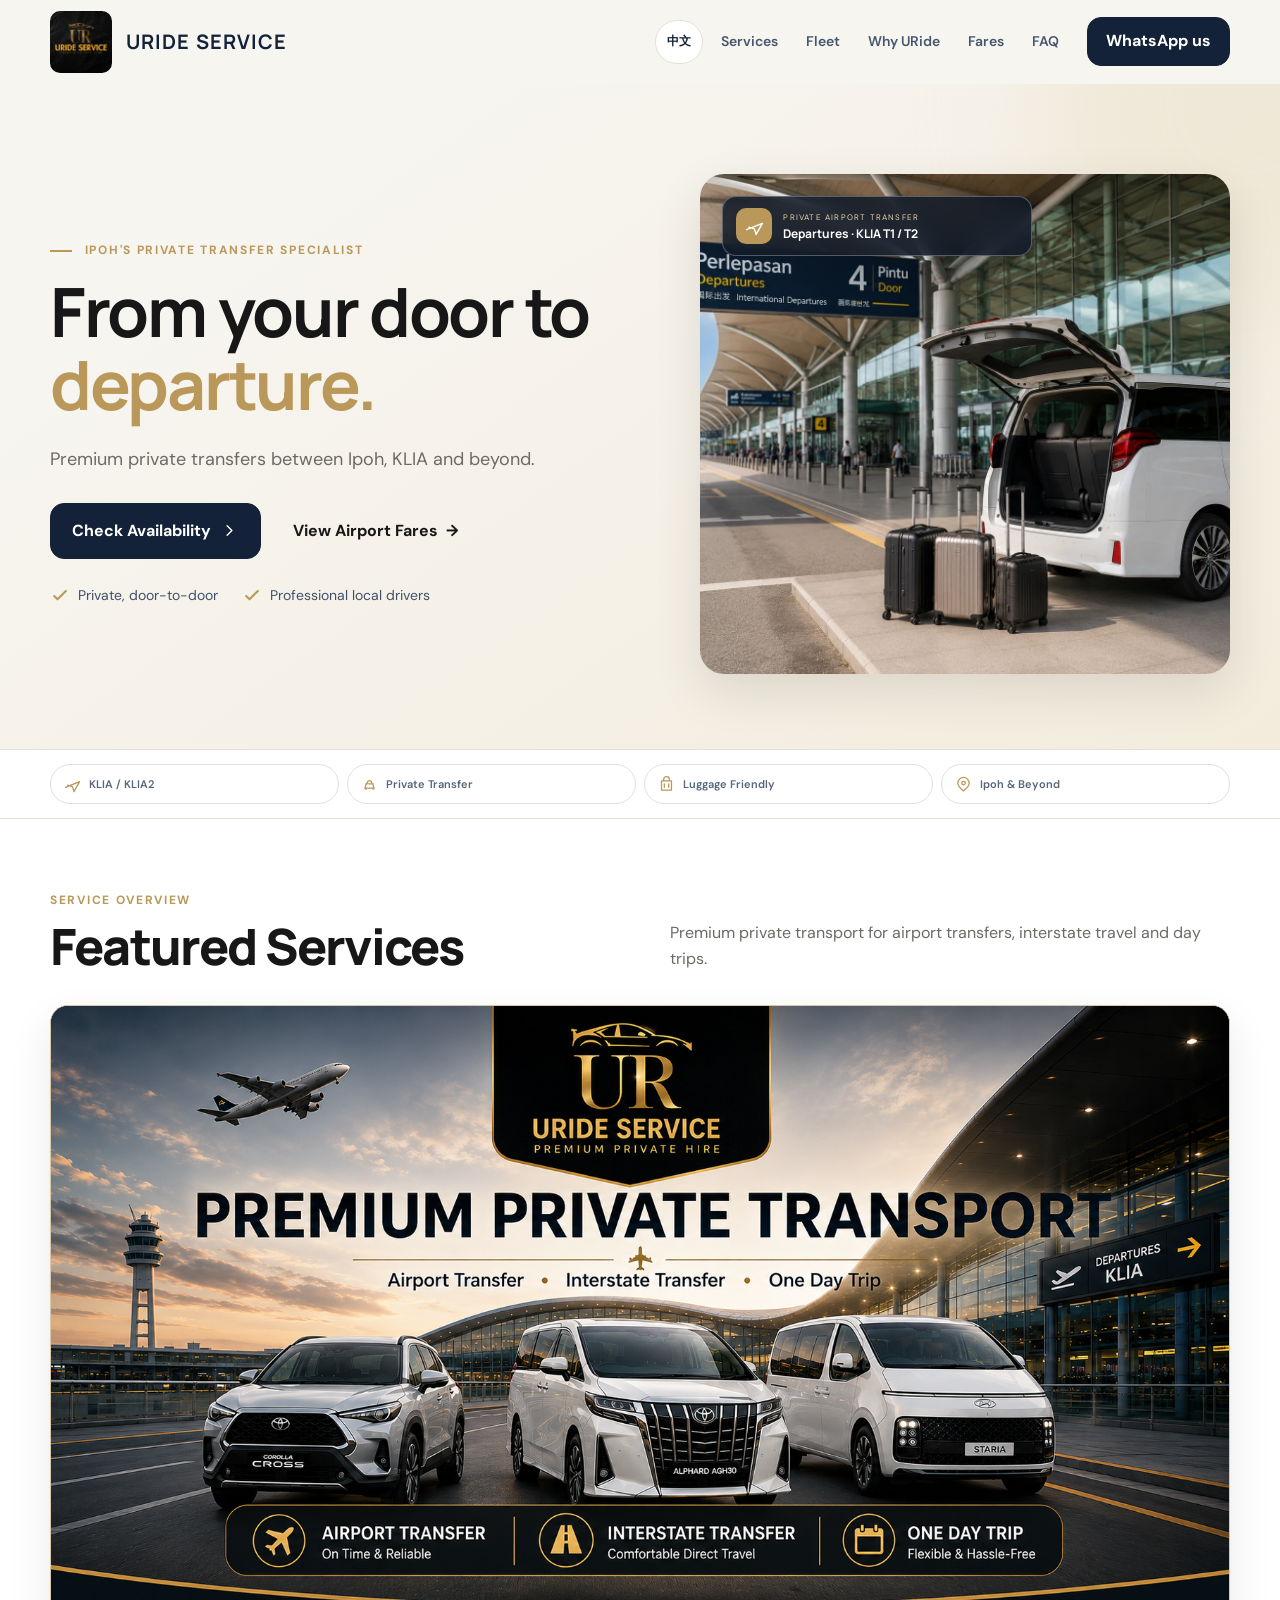
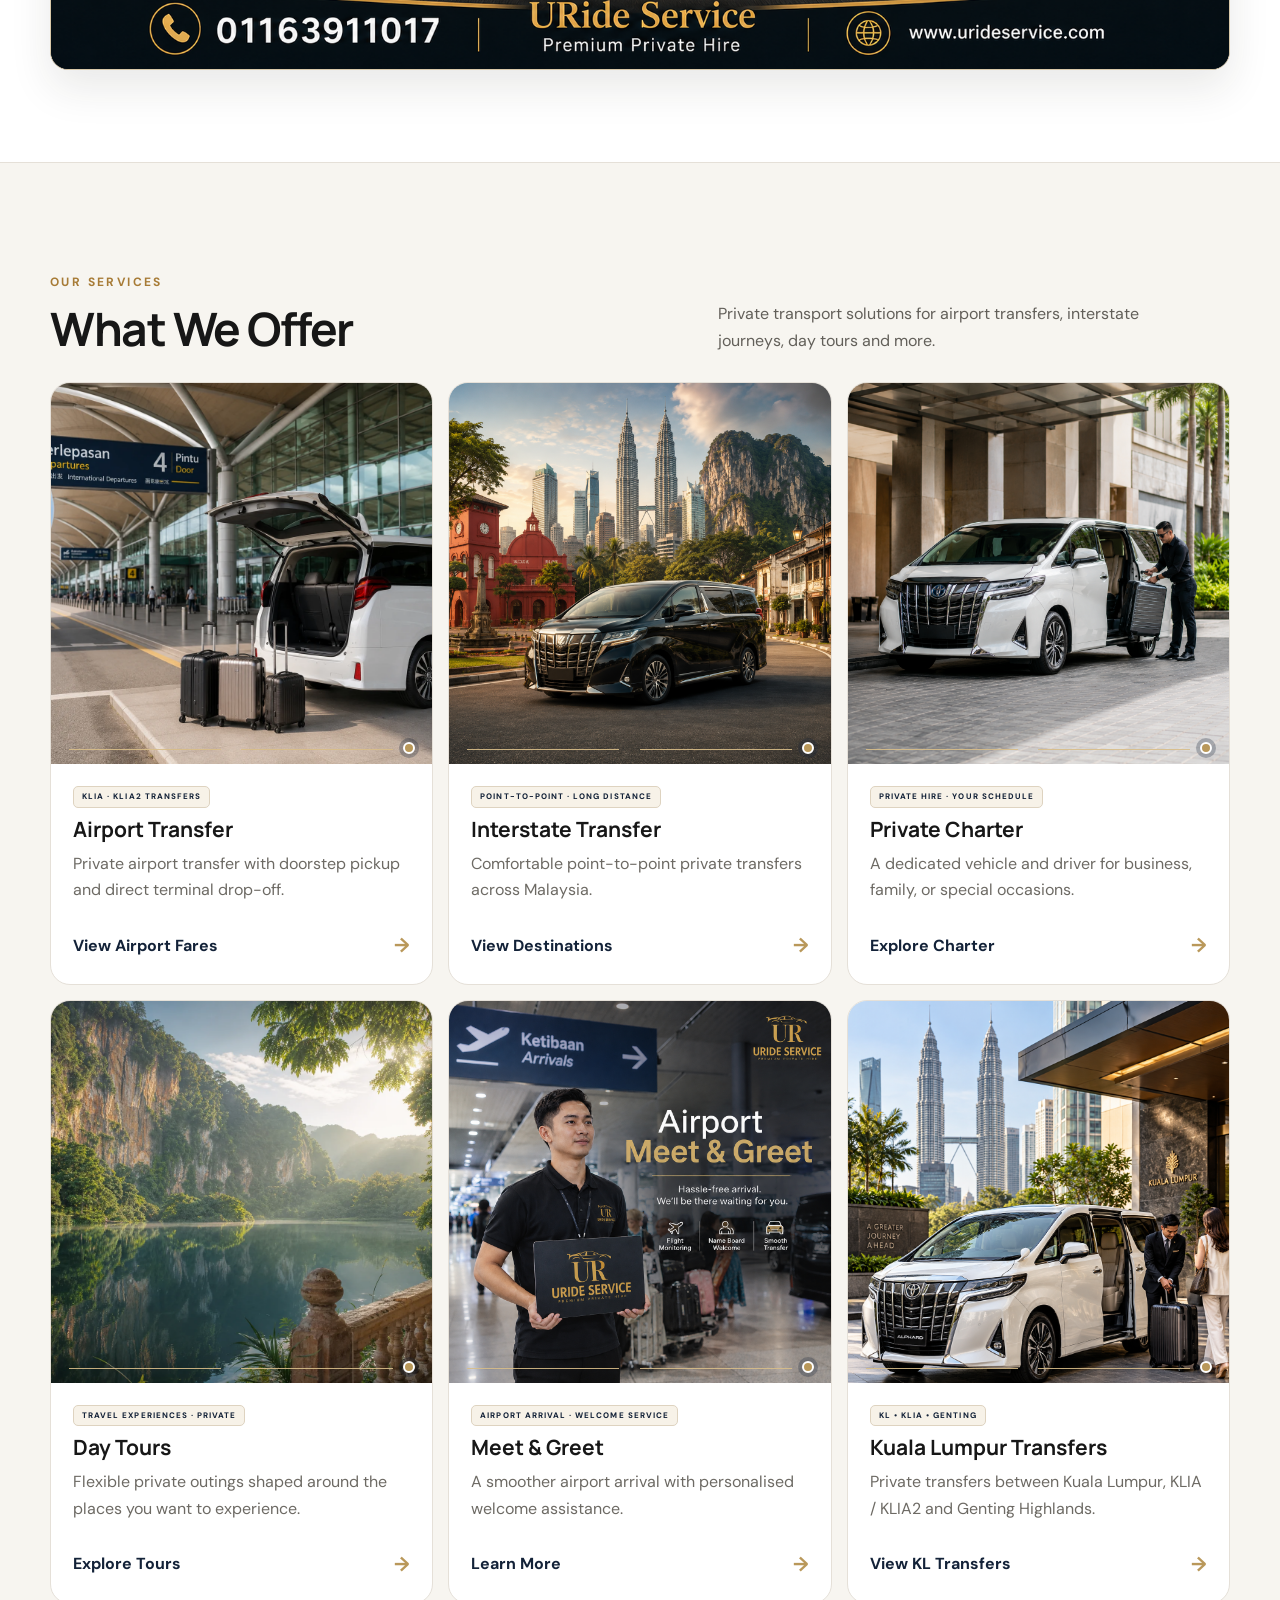
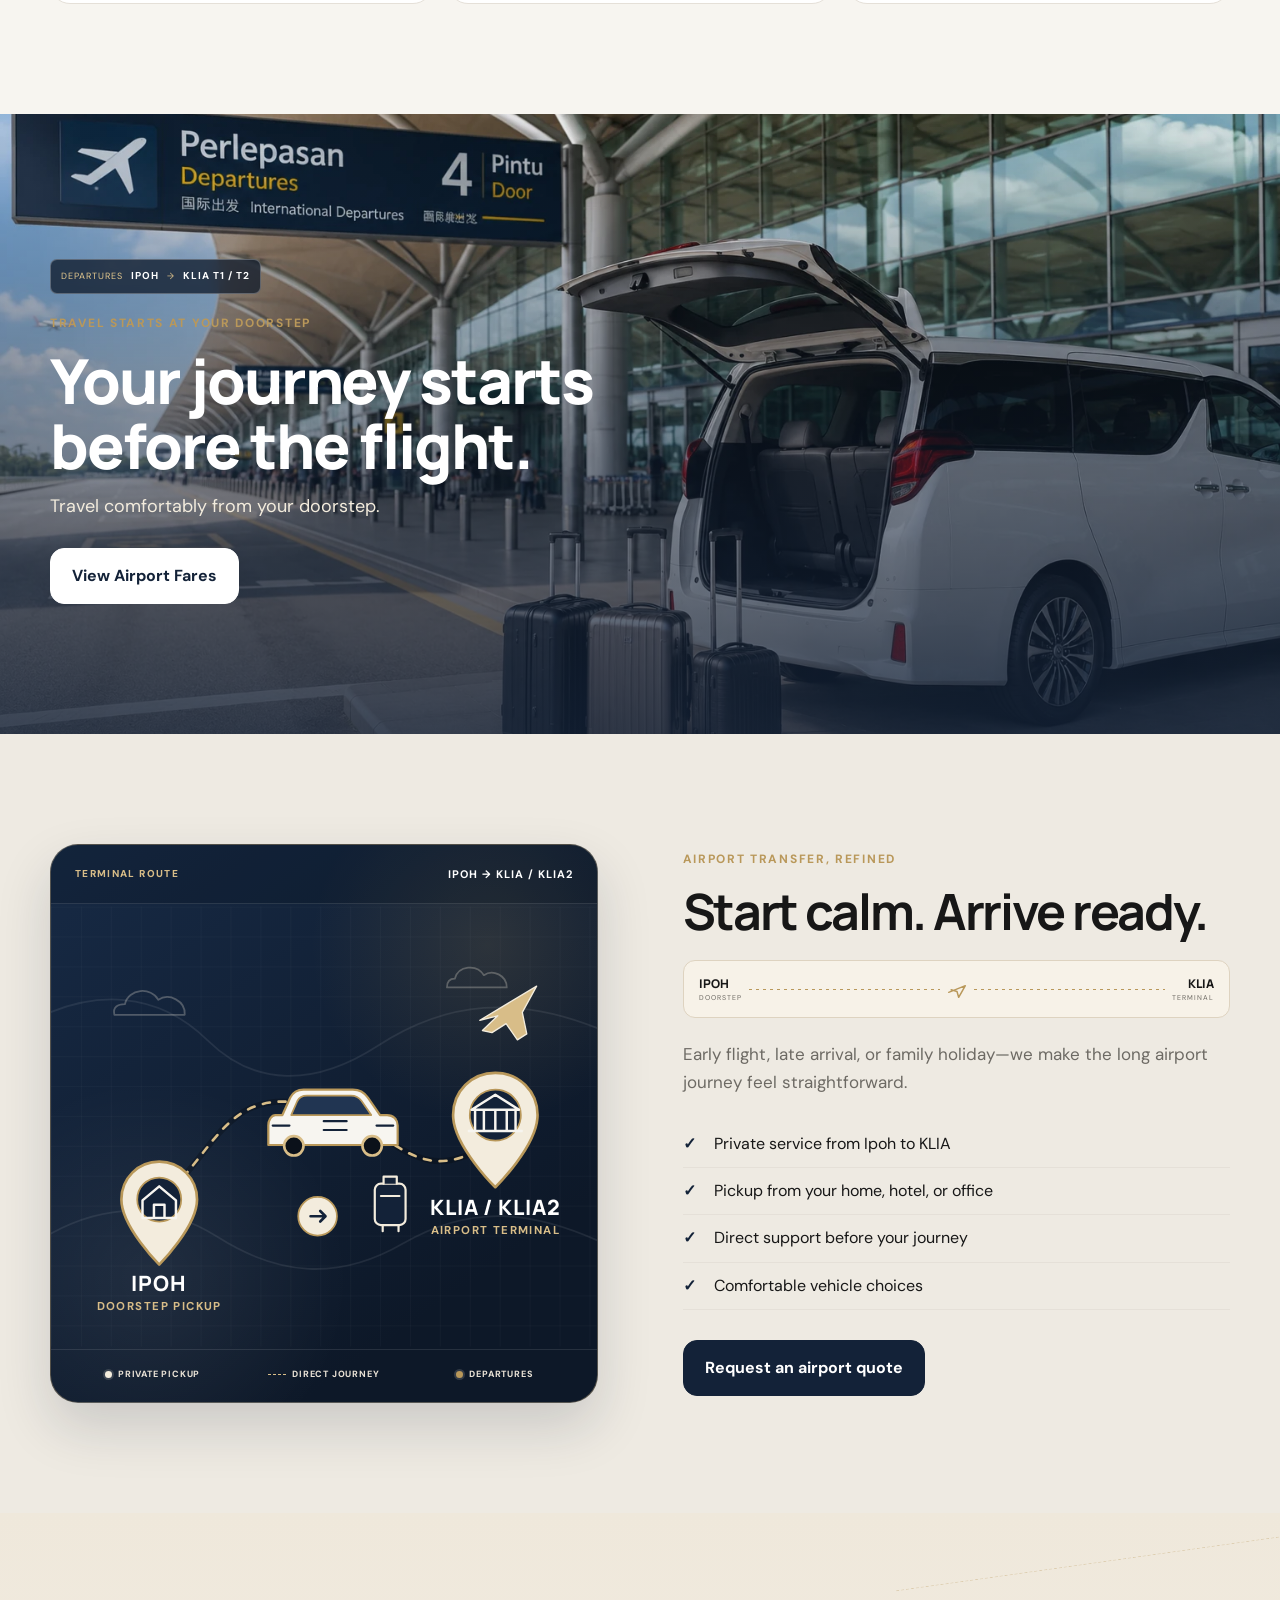
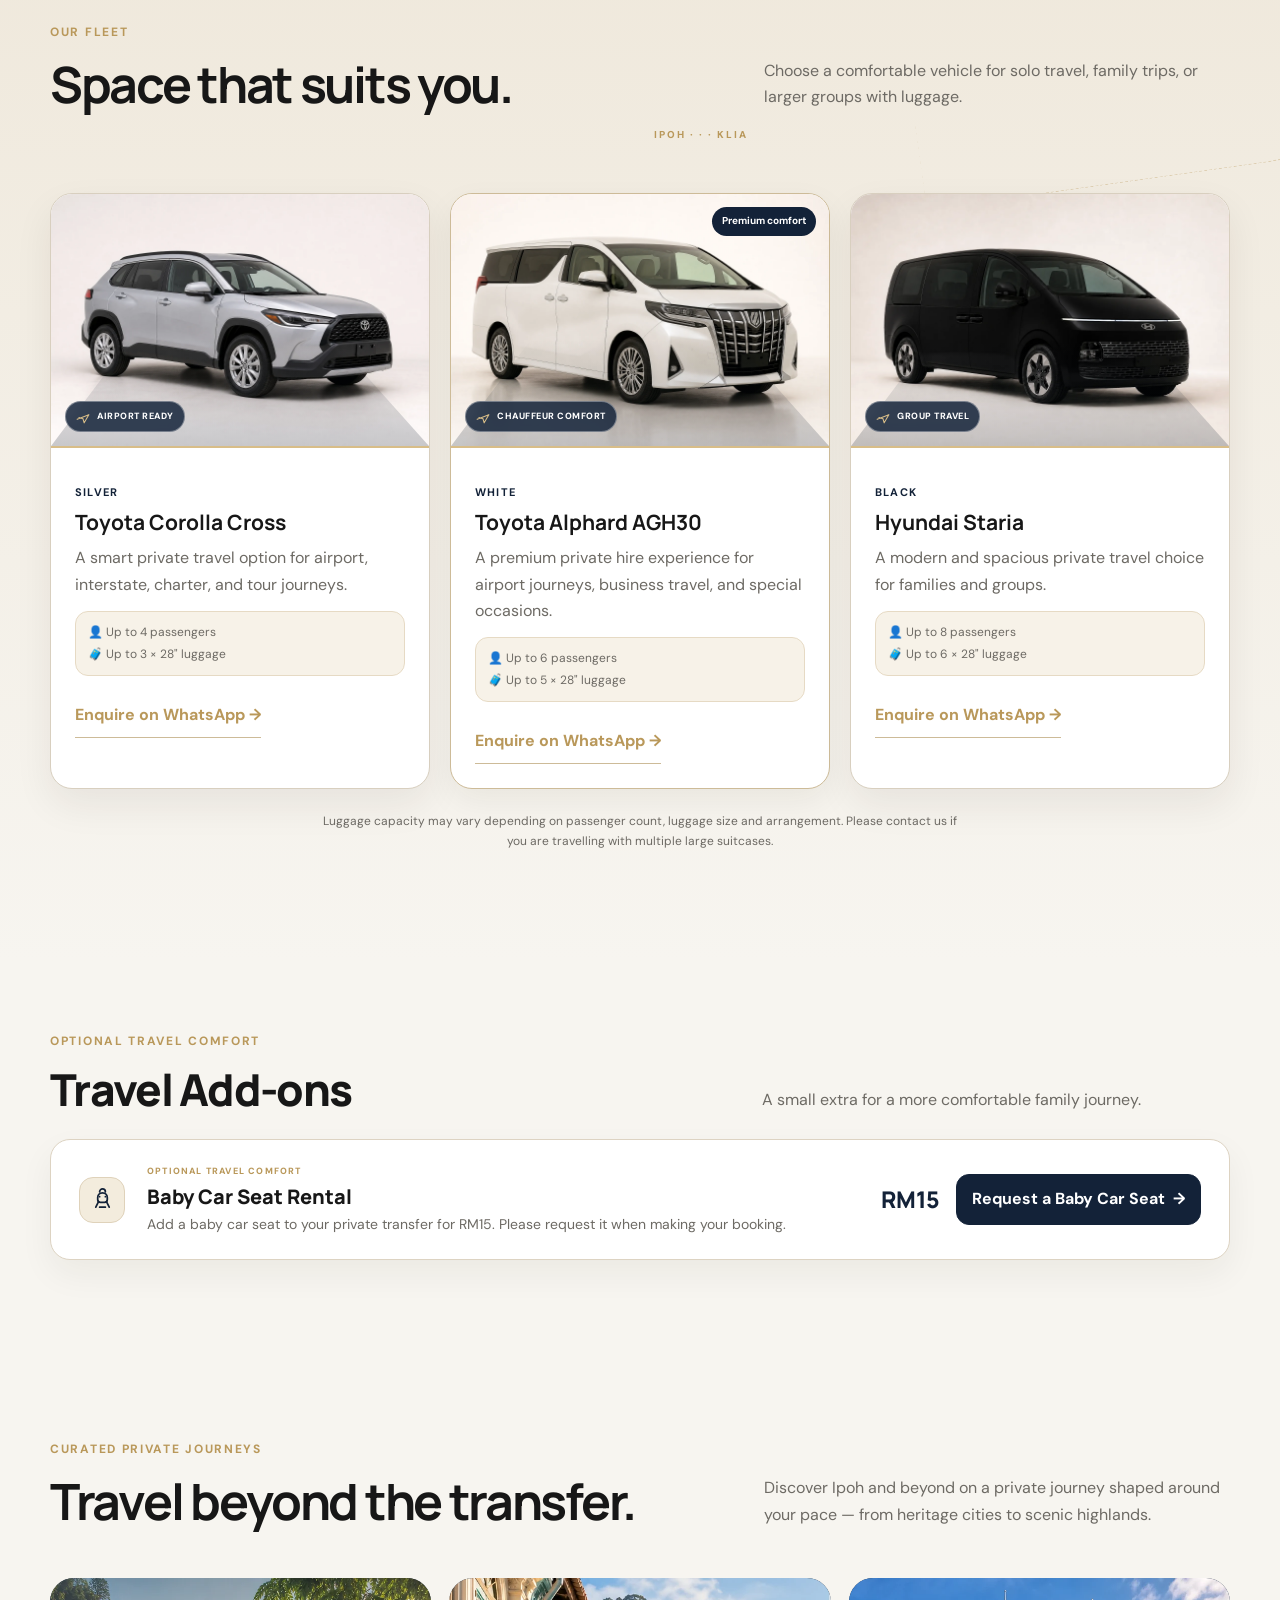
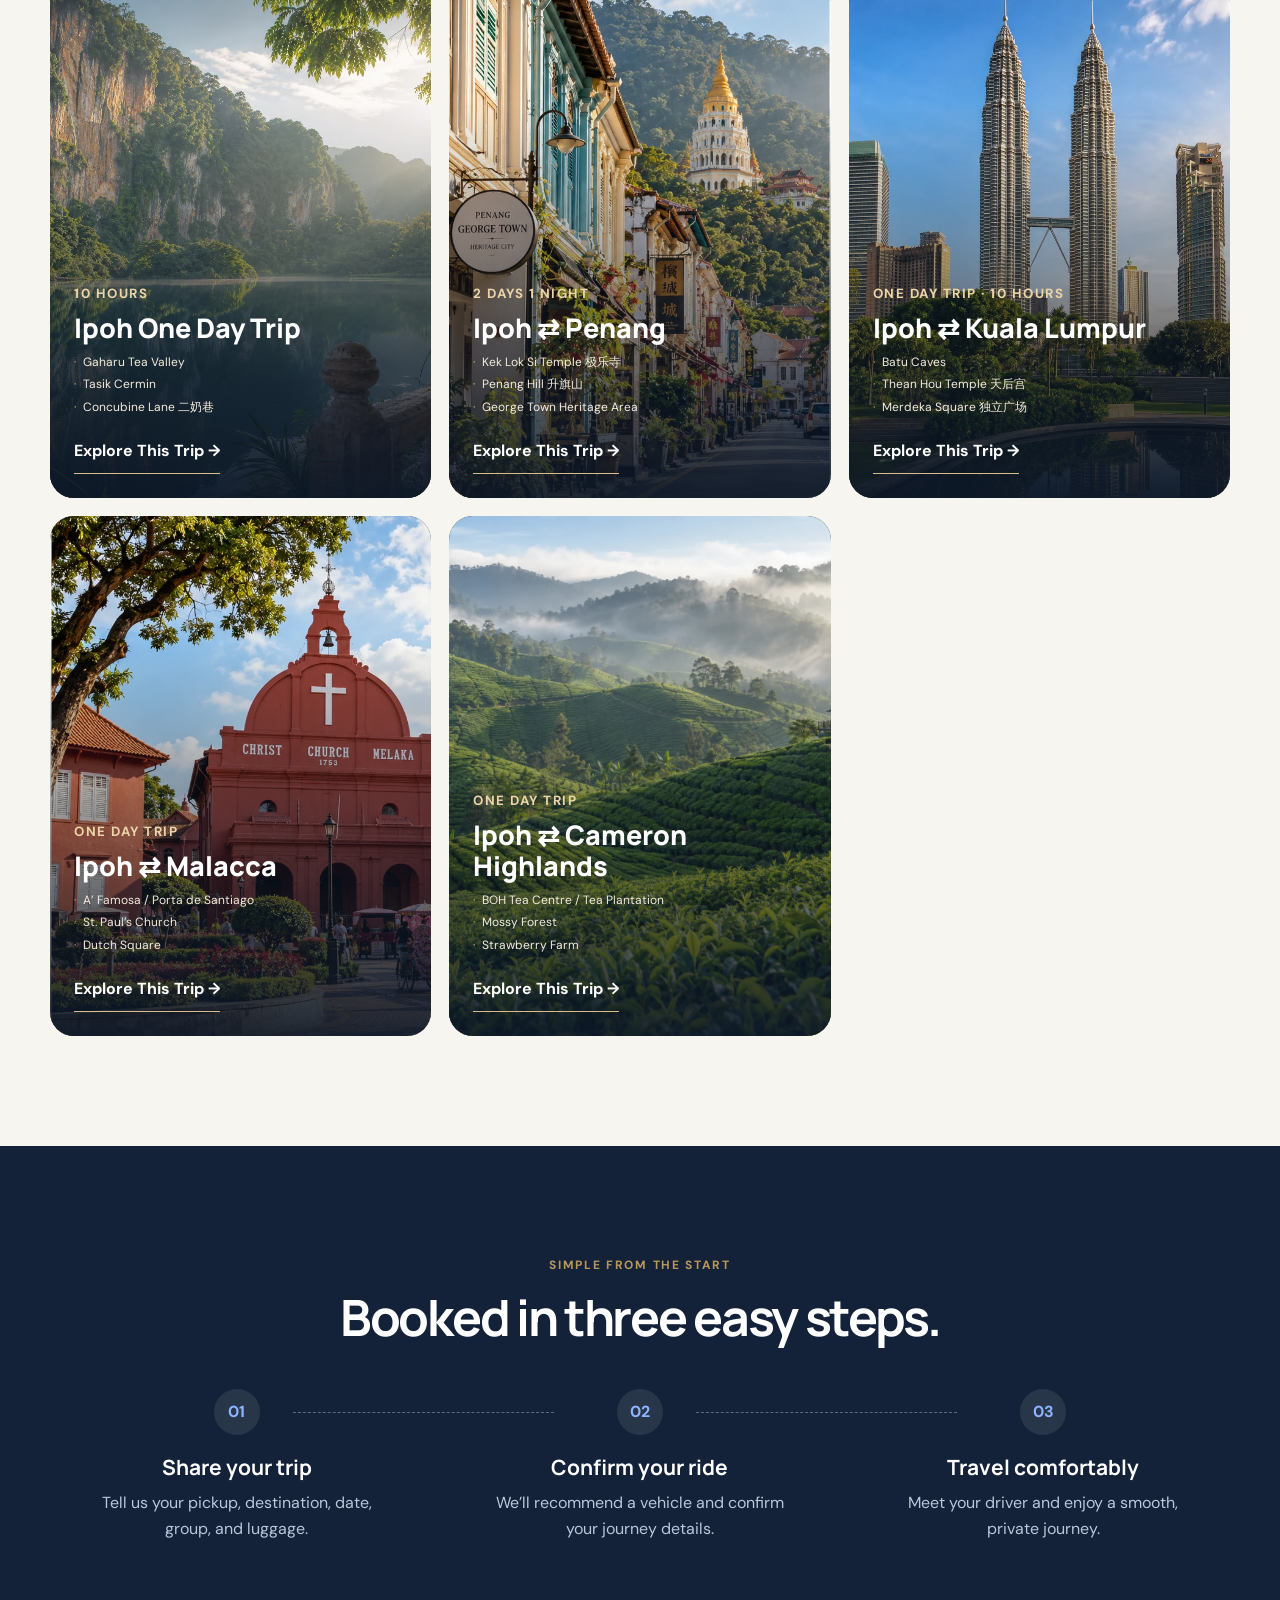
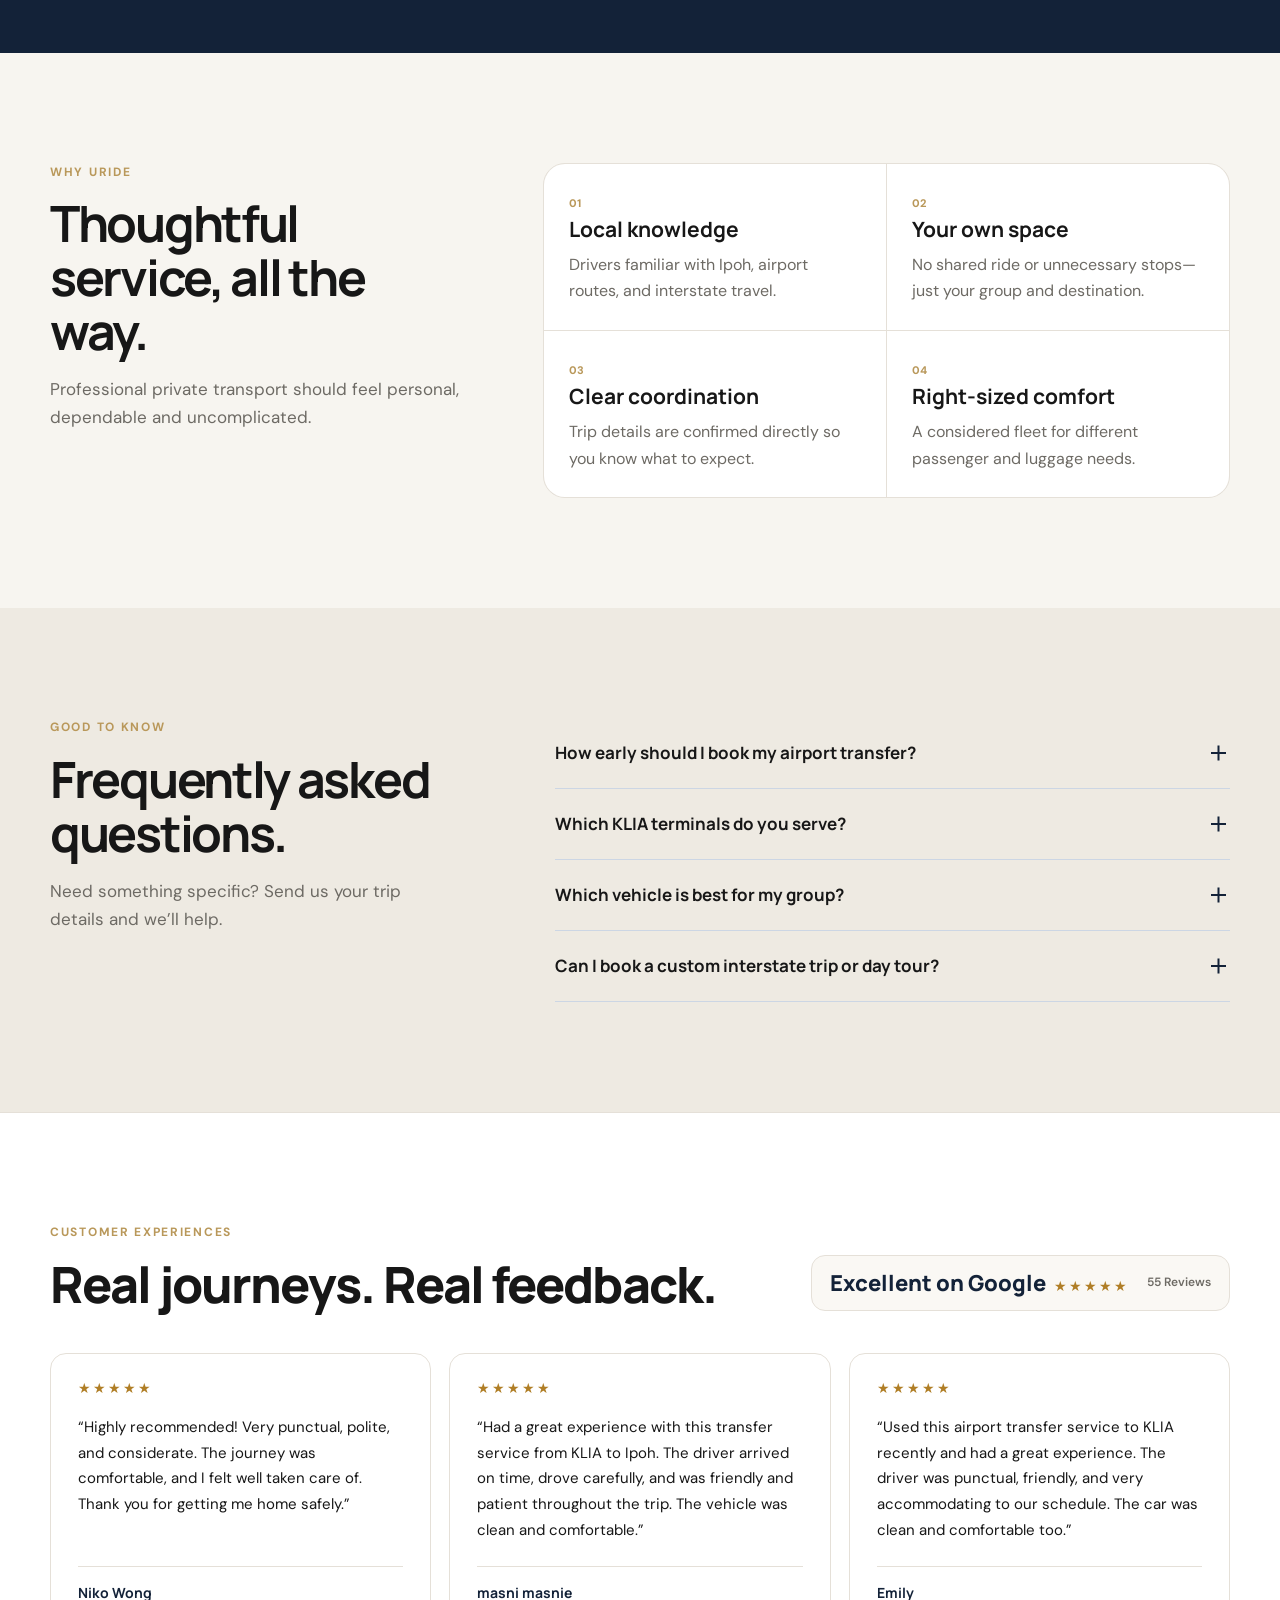
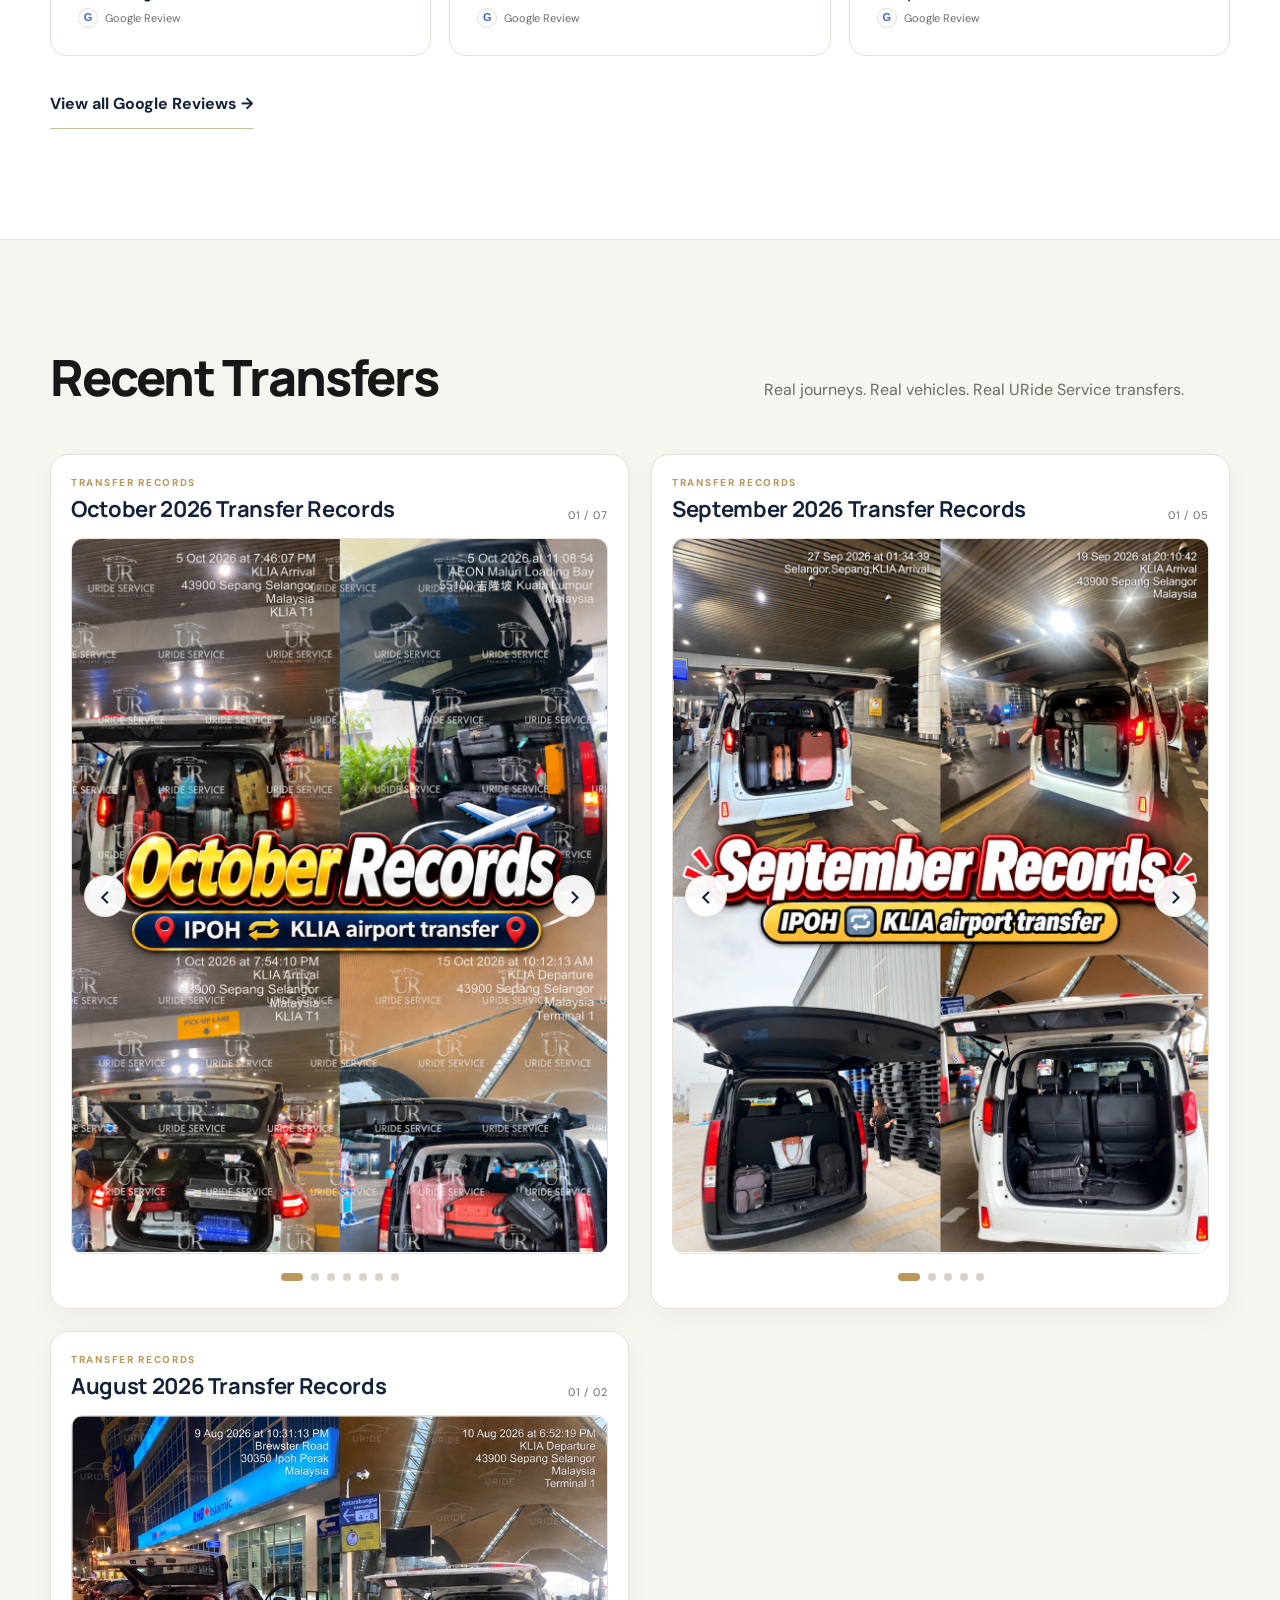
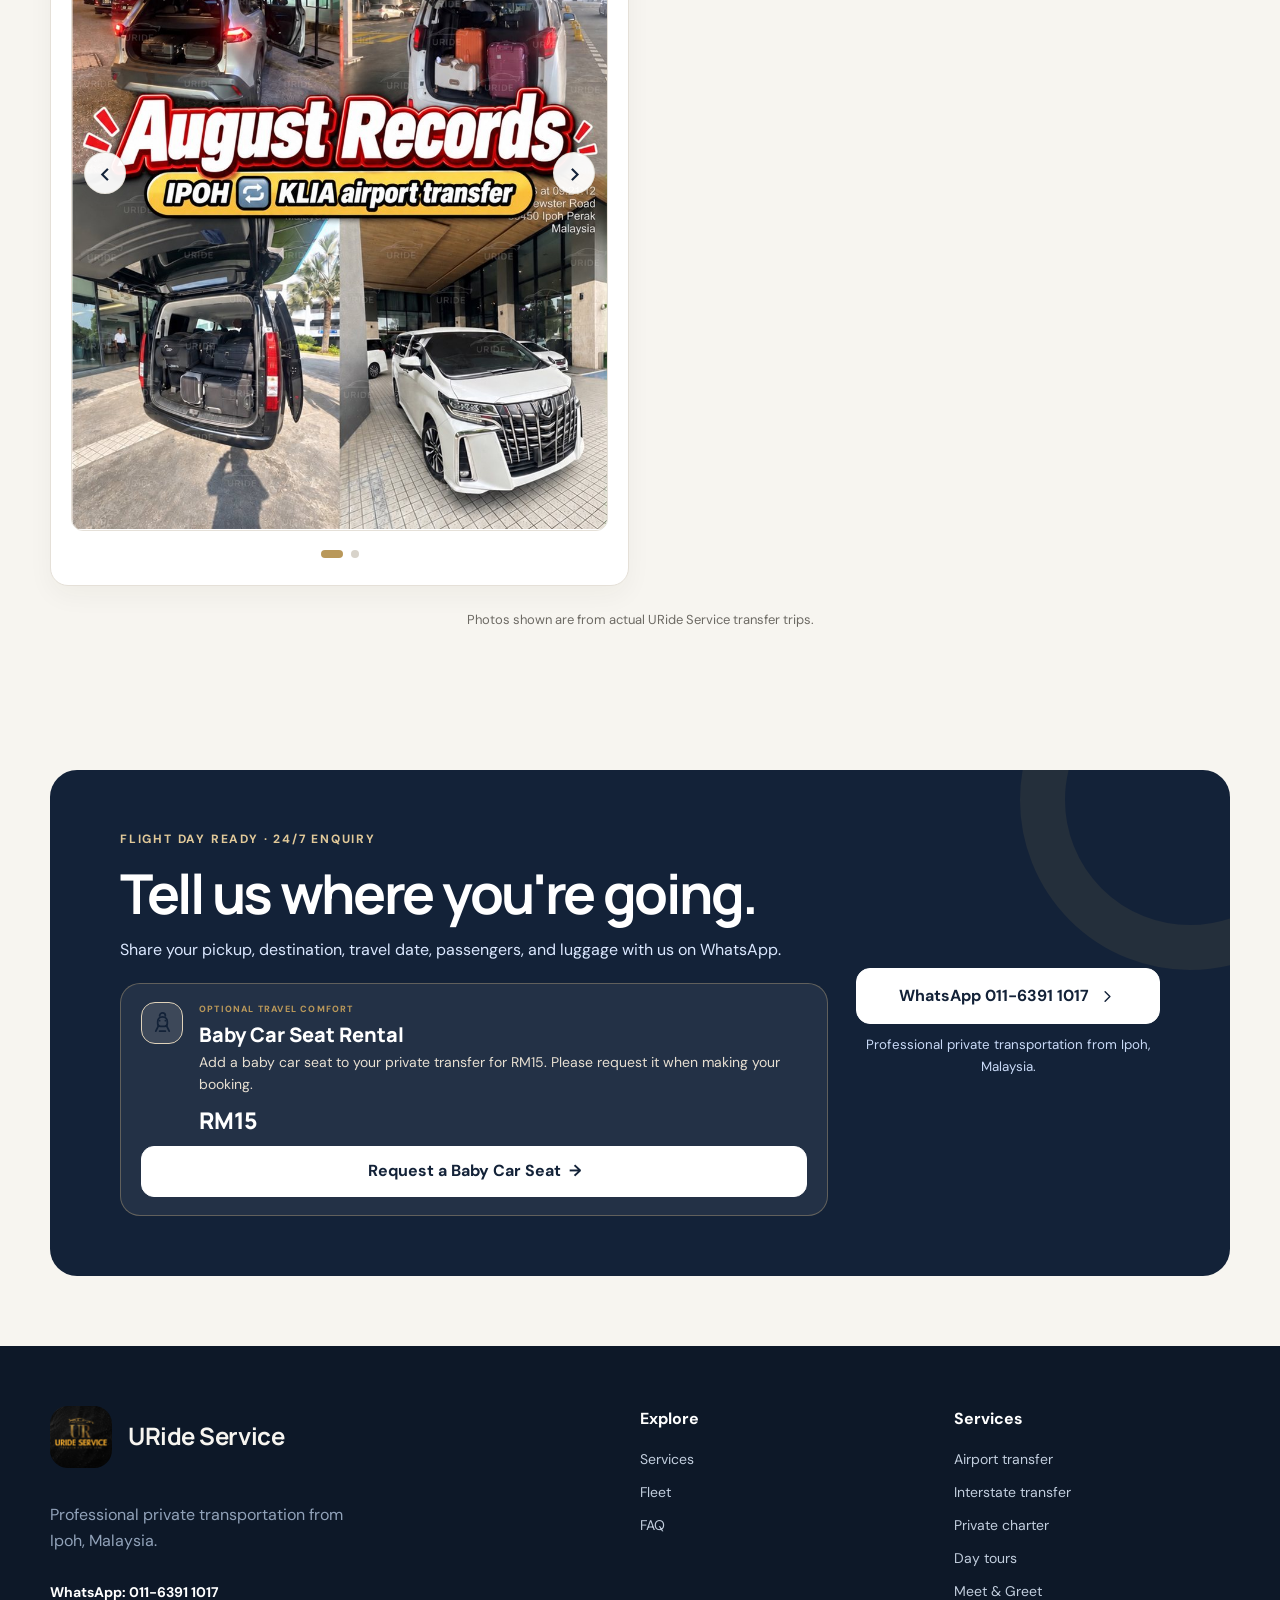
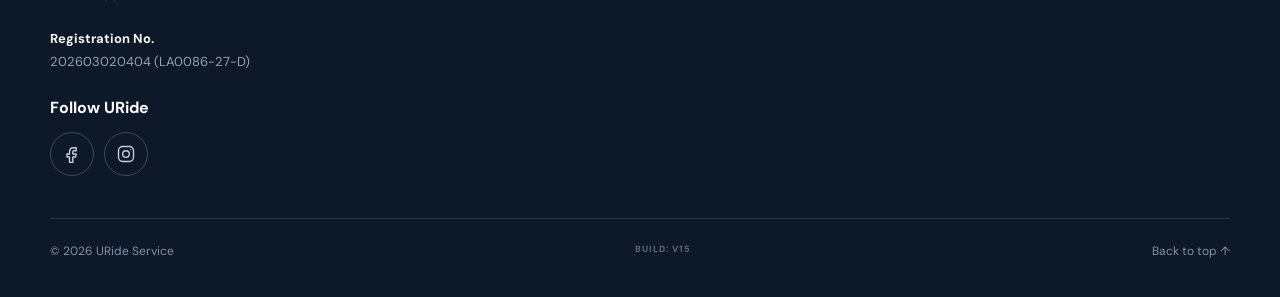
<file: index.html>
<!doctype html>
<html lang="en">
<head>
  <meta charset="utf-8">
  <meta name="viewport" content="width=device-width, initial-scale=1">
  <meta name="theme-color" content="#ffffff">
  <meta name="description" content="Premium private airport transfers, charter services and day tours from Ipoh to KLIA and across Malaysia.">
  <title>URide Service | Ipoh to KLIA Airport Transfer</title>
  <link rel="preconnect" href="https://fonts.googleapis.com">
  <link rel="preconnect" href="https://fonts.gstatic.com" crossorigin>
  <link href="https://fonts.googleapis.com/css2?family=DM+Sans:wght@400;500;600;700&family=Manrope:wght@600;700;800&display=swap" rel="stylesheet">
  <link rel="stylesheet" href="styles.css?v=20261104-fleet-mobile-swipe">
  <script defer src="data.js?v=20261104-october-transfers"></script>
  <script defer src="i18n.js?v=20261105-google-reviews-label"></script>
  <script defer src="script.js?v=20261105-google-reviews-label"></script>
  <script defer src="recent-transfers.js?v=20261104-october-transfers"></script>
</head>
<body>
  <a class="skip-link" href="#main">Skip to content</a>
  <header class="site-header" data-header>
    <div class="container nav-wrap">
      <a class="brand" href="#top" aria-label="URide Service home"><img src="public/images/uride-logo.png" alt="URide Service — Premium Private Hire" width="500" height="500"></a>
      <button class="menu-button" type="button" aria-label="Open menu" aria-expanded="false" aria-controls="site-menu" data-menu-button>
        <svg viewBox="0 0 24 24" aria-hidden="true"><path d="M4 7h16M4 12h16M4 17h16"/></svg>
      </button>
      <nav class="site-nav" id="site-menu" aria-label="Main navigation" data-menu>
        <a href="#services">Services</a><a href="#fleet">Fleet</a><a href="#why-us">Why URide</a><a href="services/airport-transfer/">Fares</a><a href="#faq">FAQ</a>
        <a class="button button-small whatsapp-link" href="https://wa.me/601163911017" target="_blank" rel="noopener">WhatsApp us</a>
      </nav>
    </div>
  </header>

  <main id="main">
    <section class="hero" id="top">
      <div class="container hero-grid">
        <div class="hero-copy">
          <p class="eyebrow"><span></span> Ipoh's private transfer specialist</p>
          <h1>From your door to <em>departure.</em></h1>
          <p class="hero-lead">Premium private transfers between Ipoh, KLIA and beyond.</p>
          <div class="hero-actions">
            <a class="button whatsapp-link" href="https://wa.me/601163911017?text=Hello%20URide%20Service%2C%20I%20would%20like%20to%20check%20availability." target="_blank" rel="noopener">Check Availability <svg viewBox="0 0 24 24" aria-hidden="true"><path d="m9 18 6-6-6-6"/></svg></a>
            <a class="text-link" href="services/airport-transfer/">View Airport Fares <span aria-hidden="true">→</span></a>
          </div>
          <ul class="hero-notes" aria-label="Service highlights">
            <li><svg viewBox="0 0 24 24"><path d="m5 12 4 4L19 6"/></svg> Private, door-to-door</li>
            <li><svg viewBox="0 0 24 24"><path d="m5 12 4 4L19 6"/></svg> Professional local drivers</li>
          </ul>
        </div>
        <div class="hero-visual hero-photo" aria-label="Premium private transfer journey from Ipoh to KLIA">
          <img class="hero-photo-image" src="public/images/uride-airport-transfer-supplied.webp" alt="White private transfer vehicle with luggage at an airport departures terminal" width="1536" height="1024">
          <div class="hero-departure-board"><span class="departure-plane"><svg viewBox="0 0 24 24" aria-hidden="true"><path d="m2 16 20-8-8 14-2-7-7-2 3Z"/></svg></span><span><small>PRIVATE AIRPORT TRANSFER</small><b>Departures · KLIA T1 / T2</b></span></div>
          <div class="route-card">
            <div class="route-top"><span>YOUR MOST-BOOKED ROUTE</span><span class="live-dot">Available</span></div>
            <div class="route-line">
              <div><b>Ipoh</b><small>Doorstep pickup</small></div>
              <div class="route-track"><i></i><svg viewBox="0 0 24 24"><path d="M5 12h14m-5-5 5 5-5 5"/></svg><i></i></div>
              <div class="align-right"><b>KLIA</b><small>Terminal drop-off</small></div>
            </div>
            <div class="route-meta"><span><b>Private</b> ride</span><span><b>Direct</b> journey</span><span><b>24/7</b> booking</span></div>
          </div>
          <svg class="hero-car" viewBox="0 0 760 310" role="img" aria-label="Modern premium vehicle illustration">
            <defs><linearGradient id="carPaint" x1="0" x2="1"><stop stop-color="#dfe6ef"/><stop offset=".45" stop-color="#fff"/><stop offset="1" stop-color="#b9c6d7"/></linearGradient><linearGradient id="glass" x1="0" x2="1"><stop stop-color="#10233f"/><stop offset="1" stop-color="#406283"/></linearGradient></defs>
            <ellipse cx="390" cy="262" rx="320" ry="25" fill="#10233f" opacity=".12"/>
            <path d="M87 199c15-38 47-57 105-65l87-12 79-73c18-15 40-24 65-24h95c33 0 59 11 84 38l61 68c34 6 55 22 64 51l8 32c3 15-8 29-23 29H99c-27 0-31-24-12-44Z" fill="url(#carPaint)" stroke="#8ea0b6" stroke-width="3"/>
            <path d="m301 119 72-65c11-10 25-15 41-15h33v79H301Zm165-80h50c24 0 44 9 62 29l44 50H466V39Z" fill="url(#glass)"/>
            <path d="M463 39v163M274 123l26 79m327-74 26 6" fill="none" stroke="#8ea0b6" stroke-width="3"/>
            <path d="M88 200h87m453 0h47" fill="none" stroke="#b9985a" stroke-width="8"/>
            <circle cx="217" cy="229" r="49" fill="#15243a"/><circle cx="217" cy="229" r="25" fill="#cbd5e1"/><circle cx="578" cy="229" r="49" fill="#15243a"/><circle cx="578" cy="229" r="25" fill="#cbd5e1"/>
          </svg>
          <div class="floating-chip"><span class="chip-icon"><svg viewBox="0 0 24 24"><path d="M20 10c0 5-8 11-8 11s-8-6-8-11a8 8 0 1 1 16 0Z"/><circle cx="12" cy="10" r="2.5"/></svg></span><span><small>Door-to-door</small><b>Travel made simple</b></span></div>
        </div>
      </div>
    </section>

    <section class="trust-bar travel-strip" aria-label="URide travel services"><div class="container trust-grid"><span><svg viewBox="0 0 24 24" aria-hidden="true"><path d="m2 16 20-8-8 14-2-7-7-2 3Z"/></svg>KLIA / KLIA2</span><span><svg viewBox="0 0 24 24" aria-hidden="true"><path d="M5 17h14M6 17l1-6h10l1 6M8 11l2-4h4l2 4M7 17v2m10-2v2"/></svg>Private Transfer</span><span><svg viewBox="0 0 24 24" aria-hidden="true"><path d="M8 7V5a4 4 0 0 1 8 0v2M5 7h14v13H5zM9 11v5m6-5v5"/></svg>Luggage Friendly</span><span><svg viewBox="0 0 24 24" aria-hidden="true"><path d="M20 10c0 5-8 11-8 11S4 15 4 10a8 8 0 1 1 16 0Z"/><circle cx="12" cy="10" r="2.5"/></svg>Ipoh &amp; Beyond</span></div></section>

    <section class="featured-services-section" aria-labelledby="featured-services-title"><div class="container"><div class="featured-services-heading"><div><p class="eyebrow">Service overview</p><h2 id="featured-services-title">Featured Services</h2></div><p>Premium private transport for airport transfers, interstate travel and day trips.</p></div><div class="featured-services-poster"><img data-featured-services-poster data-src-en="public/images/featured-services-en.png" data-src-zh="public/images/featured-services-zh.png" width="1672" height="941" decoding="async"></div></div></section>

    <section class="section services-section" id="services" aria-labelledby="services-heading-title">
      <div class="container">
        <div class="section-heading services-heading"><div><p class="eyebrow">OUR SERVICES</p><h2 id="services-heading-title">What We Offer</h2></div><p>Private transport solutions for airport transfers, interstate journeys, day tours and more.</p></div>
        <p class="service-swipe-hint">Swipe to explore →</p>
        <div class="services-grid services-grid-photographic">
          <a class="service-card service-card-photo" href="services/airport-transfer/"><span class="service-card-image"><img src="public/images/services/airport-transfer.webp" alt="White private transfer vehicle with luggage at an airport departures terminal" width="1536" height="1024" loading="lazy"></span><span class="service-card-body"><span class="terminal-micro-label">KLIA · KLIA2 TRANSFERS</span><strong>Airport Transfer</strong><span class="service-description">Private airport transfer with doorstep pickup and direct terminal drop-off.</span><span class="service-cta">View Airport Fares <b>→</b></span></span></a>
          <a class="service-card service-card-photo" href="services/interstate-transfer/"><span class="service-card-image"><img src="public/images/services/interstate-transfer.png" alt="Black Toyota Alphard for private interstate transfers across Malaysia" width="1254" height="1254" loading="lazy"></span><span class="service-card-body"><span class="terminal-micro-label">POINT-TO-POINT · LONG DISTANCE</span><strong>Interstate Transfer</strong><span class="service-description">Comfortable point-to-point private transfers across Malaysia.</span><span class="service-cta">View Destinations <b>→</b></span></span></a>
          <a class="service-card service-card-photo" href="services/private-charter/"><span class="service-card-image"><img src="public/images/services/private-charter.png" alt="Driver loading luggage into a white Toyota Alphard for private charter" width="1254" height="1254" loading="lazy"></span><span class="service-card-body"><span class="terminal-micro-label">PRIVATE HIRE · YOUR SCHEDULE</span><strong>Private Charter</strong><span class="service-description">A dedicated vehicle and driver for business, family, or special occasions.</span><span class="service-cta">Explore Charter <b>→</b></span></span></a>
          <a class="service-card service-card-photo" href="services/day-tours/"><span class="service-card-image"><img src="public/images/services/day-tours.webp" alt="Tasik Cermin limestone scenery for a private Ipoh day tour" width="1536" height="1024" loading="lazy"></span><span class="service-card-body"><span class="terminal-micro-label">TRAVEL EXPERIENCES · PRIVATE</span><strong>Day Tours</strong><span class="service-description">Flexible private outings shaped around the places you want to experience.</span><span class="service-cta">Explore Tours <b>→</b></span></span></a>
          <a class="service-card service-card-photo" href="services/meet-and-greet/"><span class="service-card-image service-card-image-meet"><img src="public/images/services/meet-and-greet.png" alt="URide Service staff welcoming travellers at airport arrivals" width="1254" height="1254" loading="lazy"></span><span class="service-card-body"><span class="terminal-micro-label">AIRPORT ARRIVAL · WELCOME SERVICE</span><strong>Meet &amp; Greet</strong><span class="service-description">A smoother airport arrival with personalised welcome assistance.</span><span class="service-cta">Learn More <b>→</b></span></span></a>
          <a class="service-card service-card-photo" href="services/kuala-lumpur-transfer/"><span class="service-card-image service-card-image-kl"><img src="public/images/services/kuala-lumpur-transfer.png" alt="Premium Kuala Lumpur private transfer service with Toyota Alphard" width="1122" height="1402" loading="lazy"></span><span class="service-card-body"><span class="terminal-micro-label">KL • KLIA • GENTING</span><strong>Kuala Lumpur Transfers</strong><span class="service-description">Private transfers between Kuala Lumpur, KLIA / KLIA2 and Genting Highlands.</span><span class="service-cta">View KL Transfers <b>→</b></span></span></a>
        </div>
      </div>
    </section>

    <section class="journey-banner"><img src="public/images/uride-airport-transfer-supplied.webp" alt="White private transfer vehicle and luggage at an airport departures terminal" width="1536" height="1024" loading="lazy"><div class="journey-banner-shade"></div><div class="container journey-banner-copy"><div class="terminal-sign-row"><span>DEPARTURES</span><b>IPOH</b><i>→</i><b>KLIA T1 / T2</b></div><p class="eyebrow">Travel starts at your doorstep</p><h2>Your journey starts before the flight.</h2><p>Travel comfortably from your doorstep.</p><a class="button button-light" href="services/airport-transfer/">View Airport Fares</a></div></section>

    <section class="section route-section" id="airport-journey">
      <div class="container route-feature">
        <figure class="route-illustration">
          <div class="route-board-heading"><span>TERMINAL ROUTE</span><b>IPOH → KLIA / KLIA2</b></div>
          <svg class="route-map-art" viewBox="0 0 620 500" role="img" aria-labelledby="route-map-title route-map-desc">
            <title id="route-map-title">Private transfer route from Ipoh to KLIA and KLIA2</title>
            <desc id="route-map-desc">A car travels from an Ipoh doorstep pickup along a dotted route to the KLIA airport terminal, with luggage and an airplane near the destination.</desc>
            <defs><pattern id="travel-grid" width="34" height="34" patternUnits="userSpaceOnUse"><path d="M34 0H0V34"/></pattern></defs>
            <rect class="route-grid" width="620" height="500" fill="url(#travel-grid)"/>
            <path class="map-contour" d="M-40 140c90-54 165-40 218 12s120 54 194 6 157-62 267-12M-35 394c82-60 157-61 225-18s136 50 210 7 147-44 253 12"/>
            <g class="route-clouds"><path d="M84 111c4-18 30-20 38-5 12-8 31 1 30 17H72c-2-9 4-12 12-12Z"/><path d="M459 82c4-15 25-17 33-4 10-7 26 0 26 14h-68c0-7 4-10 9-10Z"/></g>
            <path class="journey-path-shadow" d="M124 333C188 280 197 205 293 225s118 101 203 45"/>
            <path class="journey-path" d="M124 333C188 280 197 205 293 225s118 101 203 45"/>
            <g class="pickup-point" transform="translate(75 286)"><path class="location-pin" d="M48 4c-24 0-43 19-43 43 0 31 43 74 43 74s43-43 43-74C91 23 72 4 48 4Z"/><circle cx="48" cy="47" r="25"/><path class="home-icon" d="m29 48 19-16 19 16v20H29V48Zm13 20V53h12v15"/><text x="48" y="151" text-anchor="middle">IPOH</text><text class="point-caption" x="48" y="172" text-anchor="middle">DOORSTEP PICKUP</text></g>
            <g class="route-car" transform="translate(247 196)"><path class="car-body" d="M8 41h8l9-20c3-6 8-9 15-9h56c7 0 13 3 17 9l14 20h8c7 0 12 5 12 12v22H0V53c0-7 4-12 8-12Z"/><path class="car-window" d="m33 25-7 16h91l-11-16c-3-4-7-6-12-6H44c-5 0-9 2-11 6Z"/><path d="M5 53h19m99 0h19"/><circle class="car-wheel" cx="29" cy="76" r="11"/><circle class="car-wheel" cx="118" cy="76" r="11"/><path class="car-detail" d="M63 48h26m-26 10h26"/></g>
            <g class="luggage-icon" transform="translate(365 302)"><rect x="3" y="13" width="35" height="47" rx="7"/><path d="M13 13V5h15v8M12 61v6m18-6v6M10 27h21"/></g>
            <g class="airport-point" transform="translate(450 185)"><path class="location-pin" d="M55 4c-27 0-48 21-48 48 0 35 48 82 48 82s48-47 48-82C103 25 82 4 55 4Z"/><circle cx="55" cy="52" r="29"/><path class="terminal-icon" d="M32 69V46h46v23M28 46h54L55 29 28 46Zm14 1v22m13-22v22m13-22v22M25 70h60"/><text x="55" y="166" text-anchor="middle">KLIA / KLIA2</text><text class="point-caption" x="55" y="187" text-anchor="middle">AIRPORT TERMINAL</text></g>
            <g class="route-plane" transform="translate(477 104) rotate(-14)"><path d="m4 27 72-22-23 25-1 25-12 4-8-21-18 6-10-5 21-12L4 27Z"/></g>
            <g class="direction-cue" transform="translate(303 352)"><circle cx="0" cy="0" r="22"/><path d="M-8 0H8m-5-6 6 6-6 6"/></g>
          </svg>
          <figcaption><span><i class="legend-dot pickup"></i>PRIVATE PICKUP</span><span><i class="legend-line"></i>DIRECT JOURNEY</span><span><i class="legend-dot terminal"></i>DEPARTURES</span></figcaption>
        </figure>
        <div class="route-content"><p class="eyebrow">Airport transfer, refined</p><h2>Start calm. Arrive ready.</h2><div class="premium-flight-track" aria-label="Ipoh to KLIA terminal route"><span><b>IPOH</b><small>DOORSTEP</small></span><i></i><svg viewBox="0 0 24 24" aria-hidden="true"><path d="m2 16 20-8-8 14-2-7-7-2 3Z"/></svg><i></i><span class="align-right"><b>KLIA</b><small>TERMINAL</small></span></div><p>Early flight, late arrival, or family holiday—we make the long airport journey feel straightforward.</p><ul class="check-list"><li>Private service from Ipoh to KLIA</li><li>Pickup from your home, hotel, or office</li><li>Direct support before your journey</li><li>Comfortable vehicle choices</li></ul><a class="button whatsapp-link" href="https://wa.me/601163911017?text=Hello%20URide%20Service%2C%20I%20would%20like%20an%20Ipoh%20to%20KLIA%20quotation." target="_blank" rel="noopener">Request an airport quote</a></div>
      </div>
    </section>

    <section class="section fleet-section" id="fleet">
      <div class="container"><div class="section-heading"><div><p class="eyebrow">Our fleet</p><h2>Space that suits you.</h2></div><p>Choose a comfortable vehicle for solo travel, family trips, or larger groups with luggage.</p></div>
        <p class="fleet-swipe-hint">Swipe to explore vehicles →</p>
        <div class="fleet-grid">
          <article class="vehicle-card"><div class="vehicle-art"><img src="public/images/toyota-corolla-cross-silver.webp" alt="Silver Toyota Corolla Cross" width="1536" height="1024" loading="lazy"><span class="vehicle-journey-badge"><svg viewBox="0 0 24 24" aria-hidden="true"><path d="m2 16 20-8-8 14-2-7-7-2 3Z"/></svg>Airport ready</span></div><div class="vehicle-body"><p class="card-tag">Silver</p><h3>Toyota Corolla Cross</h3><p>A smart private travel option for airport, interstate, charter, and tour journeys.</p><div class="capacity-list" data-capacity-index="0"></div><a class="vehicle-link whatsapp-link" href="https://wa.me/601163911017?text=Hello%20URide%20Service%2C%20I%20would%20like%20to%20enquire%20about%20the%20Toyota%20Corolla%20Cross." target="_blank" rel="noopener">Enquire on WhatsApp →</a></div></article>
          <article class="vehicle-card recommended"><div class="vehicle-badge">Premium comfort</div><div class="vehicle-art"><img src="public/images/toyota-alphard-agh30-white-2021.webp" alt="White Toyota Alphard AGH30" width="1536" height="1024" loading="lazy"><span class="vehicle-journey-badge"><svg viewBox="0 0 24 24" aria-hidden="true"><path d="m2 16 20-8-8 14-2-7-7-2 3Z"/></svg>Chauffeur comfort</span></div><div class="vehicle-body"><p class="card-tag">White</p><h3>Toyota Alphard AGH30</h3><p>A premium private hire experience for airport journeys, business travel, and special occasions.</p><div class="capacity-list" data-capacity-index="1"></div><a class="vehicle-link whatsapp-link" href="https://wa.me/601163911017?text=Hello%20URide%20Service%2C%20I%20would%20like%20to%20enquire%20about%20the%20Toyota%20Alphard%20AGH30." target="_blank" rel="noopener">Enquire on WhatsApp →</a></div></article>
          <article class="vehicle-card"><div class="vehicle-art"><img src="public/images/hyundai-staria-black-2025.webp" alt="Black Hyundai Staria" width="1536" height="1024" loading="lazy"><span class="vehicle-journey-badge"><svg viewBox="0 0 24 24" aria-hidden="true"><path d="m2 16 20-8-8 14-2-7-7-2 3Z"/></svg>Group travel</span></div><div class="vehicle-body"><p class="card-tag">Black</p><h3>Hyundai Staria</h3><p>A modern and spacious private travel choice for families and groups.</p><div class="capacity-list" data-capacity-index="2"></div><a class="vehicle-link whatsapp-link" href="https://wa.me/601163911017?text=Hello%20URide%20Service%2C%20I%20would%20like%20to%20enquire%20about%20the%20Hyundai%20Staria." target="_blank" rel="noopener">Enquire on WhatsApp →</a></div></article>
        </div><p class="fleet-note">Luggage capacity may vary depending on passenger count, luggage size and arrangement. Please contact us if you are travelling with multiple large suitcases.</p>
      </div>
    </section>

    <section class="section travel-addons-section" id="travel-addons"><div class="container"><div class="travel-addons-heading"><div><p class="eyebrow">Optional travel comfort</p><h2>Travel Add-ons</h2></div><p>A small extra for a more comfortable family journey.</p></div><div data-travel-addons></div></div></section>

    <section class="section tours-preview-section" id="day-tours"><div class="container"><div class="section-heading"><div><p class="eyebrow">Curated private journeys</p><h2>Travel beyond the transfer.</h2></div><p>Discover Ipoh and beyond on a private journey shaped around your pace — from heritage cities to scenic highlands.</p></div><div class="tour-preview-grid" data-tour-preview></div></div></section>

    <section class="section steps-section" id="why-us"><div class="container"><div class="center-heading"><p class="eyebrow">Simple from the start</p><h2>Booked in three easy steps.</h2></div><ol class="steps"><li><span>01</span><h3>Share your trip</h3><p>Tell us your pickup, destination, date, group, and luggage.</p></li><li><span>02</span><h3>Confirm your ride</h3><p>We’ll recommend a vehicle and confirm your journey details.</p></li><li><span>03</span><h3>Travel comfortably</h3><p>Meet your driver and enjoy a smooth, private journey.</p></li></ol></div></section>

    <section class="section why-section"><div class="container why-grid"><div><p class="eyebrow">Why URide</p><h2>Thoughtful service, all the way.</h2><p>Professional private transport should feel personal, dependable and uncomplicated.</p></div><div class="benefit-grid"><article><span>01</span><h3>Local knowledge</h3><p>Drivers familiar with Ipoh, airport routes, and interstate travel.</p></article><article><span>02</span><h3>Your own space</h3><p>No shared ride or unnecessary stops—just your group and destination.</p></article><article><span>03</span><h3>Clear coordination</h3><p>Trip details are confirmed directly so you know what to expect.</p></article><article><span>04</span><h3>Right-sized comfort</h3><p>A considered fleet for different passenger and luggage needs.</p></article></div></div></section>

    <section class="section faq-section" id="faq"><div class="container faq-grid"><div><p class="eyebrow">Good to know</p><h2>Frequently asked questions.</h2><p>Need something specific? Send us your trip details and we’ll help.</p></div><div class="accordion">
      <details><summary>How early should I book my airport transfer?<span></span></summary><p>Advance booking is recommended, especially for weekends, public holidays, and larger vehicles. Contact us with your travel date to check availability.</p></details>
      <details><summary>Which KLIA terminals do you serve?<span></span></summary><p>We arrange transfers for both KLIA Terminal 1 and Terminal 2. Include your flight details when requesting a quote.</p></details>
      <details><summary>Which vehicle is best for my group?<span></span></summary><p>Share your passenger count and approximate luggage. We’ll recommend the most suitable vehicle based on space and comfort.</p></details>
      <details><summary>Can I book a custom interstate trip or day tour?<span></span></summary><p>Yes. Tell us where you would like to go, your preferred schedule, and group size for a tailored quote.</p></details>
    </div></div></section>

    <section class="section customer-reviews-section" id="customer-reviews" aria-labelledby="customer-reviews-title">
      <div class="container">
        <div class="customer-reviews-heading">
          <div>
            <p class="eyebrow">CUSTOMER EXPERIENCES</p>
            <h2 id="customer-reviews-title">Real journeys. Real feedback.</h2>
          </div>
          <div class="reviews-trust-summary" data-google-reviews aria-label="Excellent on Google, 40+ Reviews">
            <div><strong data-google-review-label>Excellent on Google</strong><span class="review-stars" aria-hidden="true">★★★★★</span></div>
            <small data-google-review-count>40+ Reviews</small>
          </div>
        </div>

        <div class="customer-reviews-grid">
          <article class="customer-review-card">
            <span class="review-stars" role="img" aria-label="5 out of 5 stars">★★★★★</span>
            <blockquote>“Highly recommended! Very punctual, polite, and considerate. The journey was comfortable, and I felt well taken care of. Thank you for getting me home safely.”</blockquote>
            <footer class="customer-review-source"><div><strong>Niko Wong</strong><span><i class="google-mark" aria-hidden="true">G</i>Google Review</span></div></footer>
          </article>

          <article class="customer-review-card">
            <span class="review-stars" role="img" aria-label="5 out of 5 stars">★★★★★</span>
            <blockquote>“Had a great experience with this transfer service from KLIA to Ipoh. The driver arrived on time, drove carefully, and was friendly and patient throughout the trip. The vehicle was clean and comfortable.”</blockquote>
            <footer class="customer-review-source"><div><strong>masni masnie</strong><span><i class="google-mark" aria-hidden="true">G</i>Google Review</span></div></footer>
          </article>

          <article class="customer-review-card">
            <span class="review-stars" role="img" aria-label="5 out of 5 stars">★★★★★</span>
            <blockquote>“Used this airport transfer service to KLIA recently and had a great experience. The driver was punctual, friendly, and very accommodating to our schedule. The car was clean and comfortable too.”</blockquote>
            <footer class="customer-review-source"><div><strong>Emily</strong><span><i class="google-mark" aria-hidden="true">G</i>Google Review</span></div></footer>
          </article>
        </div>

        <a class="view-google-reviews" href="https://www.google.com/search?q=uride+service+my#lrd=0x2d66e7e3171748bb:0xc6eb90a5e7b6c634,1" target="_blank" rel="noopener noreferrer">View all Google Reviews →</a>
      </div>
    </section>

    <section class="section recent-transfers-section" id="recent-transfers" aria-labelledby="recent-transfers-title">
      <div class="container">
        <div class="section-heading recent-transfers-heading">
          <h2 id="recent-transfers-title">Recent Transfers</h2>
          <p>Real journeys. Real vehicles. Real URide Service transfers.</p>
        </div>
        <div class="recent-transfers-months" data-recent-transfers-gallery aria-label="Monthly transfer photo records"></div>
        <p class="recent-transfers-trust">Photos shown are from actual URide Service transfer trips.</p>
      </div>
    </section>

    <section class="contact-section" id="contact"><div class="container contact-card"><div><p class="eyebrow light">FLIGHT DAY READY · 24/7 ENQUIRY</p><h2>Tell us where you're going.</h2><p>Share your pickup, destination, travel date, passengers, and luggage with us on WhatsApp.</p><div data-travel-addons data-addon-compact></div></div><div class="contact-actions"><a class="button button-light whatsapp-link" href="https://wa.me/601163911017?text=Hello%20URide%20Service%2C%20I%20would%20like%20to%20book%20a%20private%20ride." target="_blank" rel="noopener">WhatsApp 011-6391 1017 <svg viewBox="0 0 24 24"><path d="m9 18 6-6-6-6"/></svg></a><small>Professional private transportation from Ipoh, Malaysia.</small></div></div></section>
  </main>

  <footer><div class="container footer-grid"><div><a class="brand footer-brand" href="#top"><img src="public/images/uride-logo.png" alt="URide Service" width="500" height="500"><span class="footer-brand-name">URide Service</span></a><p>Professional private transportation from Ipoh, Malaysia.</p><a class="footer-phone whatsapp-link" href="https://wa.me/601163911017" target="_blank" rel="noopener">WhatsApp: 011-6391 1017</a><div class="footer-registration"><b>Registration No.</b><span>202603020404 (LA0086-27-D)</span></div><div class="footer-social"><b>Follow URide</b><div class="footer-social-links"><a href="https://www.facebook.com/urideservice/" target="_blank" rel="noopener noreferrer" aria-label="Visit URide Service on Facebook" title="Facebook"><svg viewBox="0 0 24 24" aria-hidden="true" focusable="false"><path d="M14 8h3V4.5h-3c-3 0-5 2-5 5V12H6v3.5h3V22h4v-6.5h3.2L17 12h-4V9.7C13 8.6 13.4 8 14 8Z"/></svg></a><a href="https://www.instagram.com/uride_service/" target="_blank" rel="noopener noreferrer" aria-label="Visit URide Service on Instagram" title="Instagram"><svg viewBox="0 0 24 24" aria-hidden="true" focusable="false"><rect x="3" y="3" width="18" height="18" rx="5"/><circle cx="12" cy="12" r="4"/><circle cx="17.4" cy="6.7" r=".8" class="social-icon-dot"/></svg></a></div></div></div><div><b>Explore</b><a href="#services">Services</a><a href="#fleet">Fleet</a><a href="#faq">FAQ</a></div><div><b>Services</b><a href="services/airport-transfer/">Airport transfer</a><a href="services/interstate-transfer/">Interstate transfer</a><a href="services/private-charter/">Private charter</a><a href="services/day-tours/">Day tours</a><a href="services/meet-and-greet/">Meet &amp; Greet</a></div></div><div class="container footer-bottom"><span>© <span data-year></span> URide Service</span><span class="build-marker">Build: V15</span><a href="#top">Back to top ↑</a></div></footer>
  <div class="mobile-cta"><a class="whatsapp-link" href="https://wa.me/601163911017?text=Hello%20URide%20Service%2C%20I%20would%20like%20a%20quotation." target="_blank" rel="noopener"><span>WhatsApp</span><b>Get a quote <span aria-hidden="true">→</span></b></a></div>
</body>
</html>
</file>
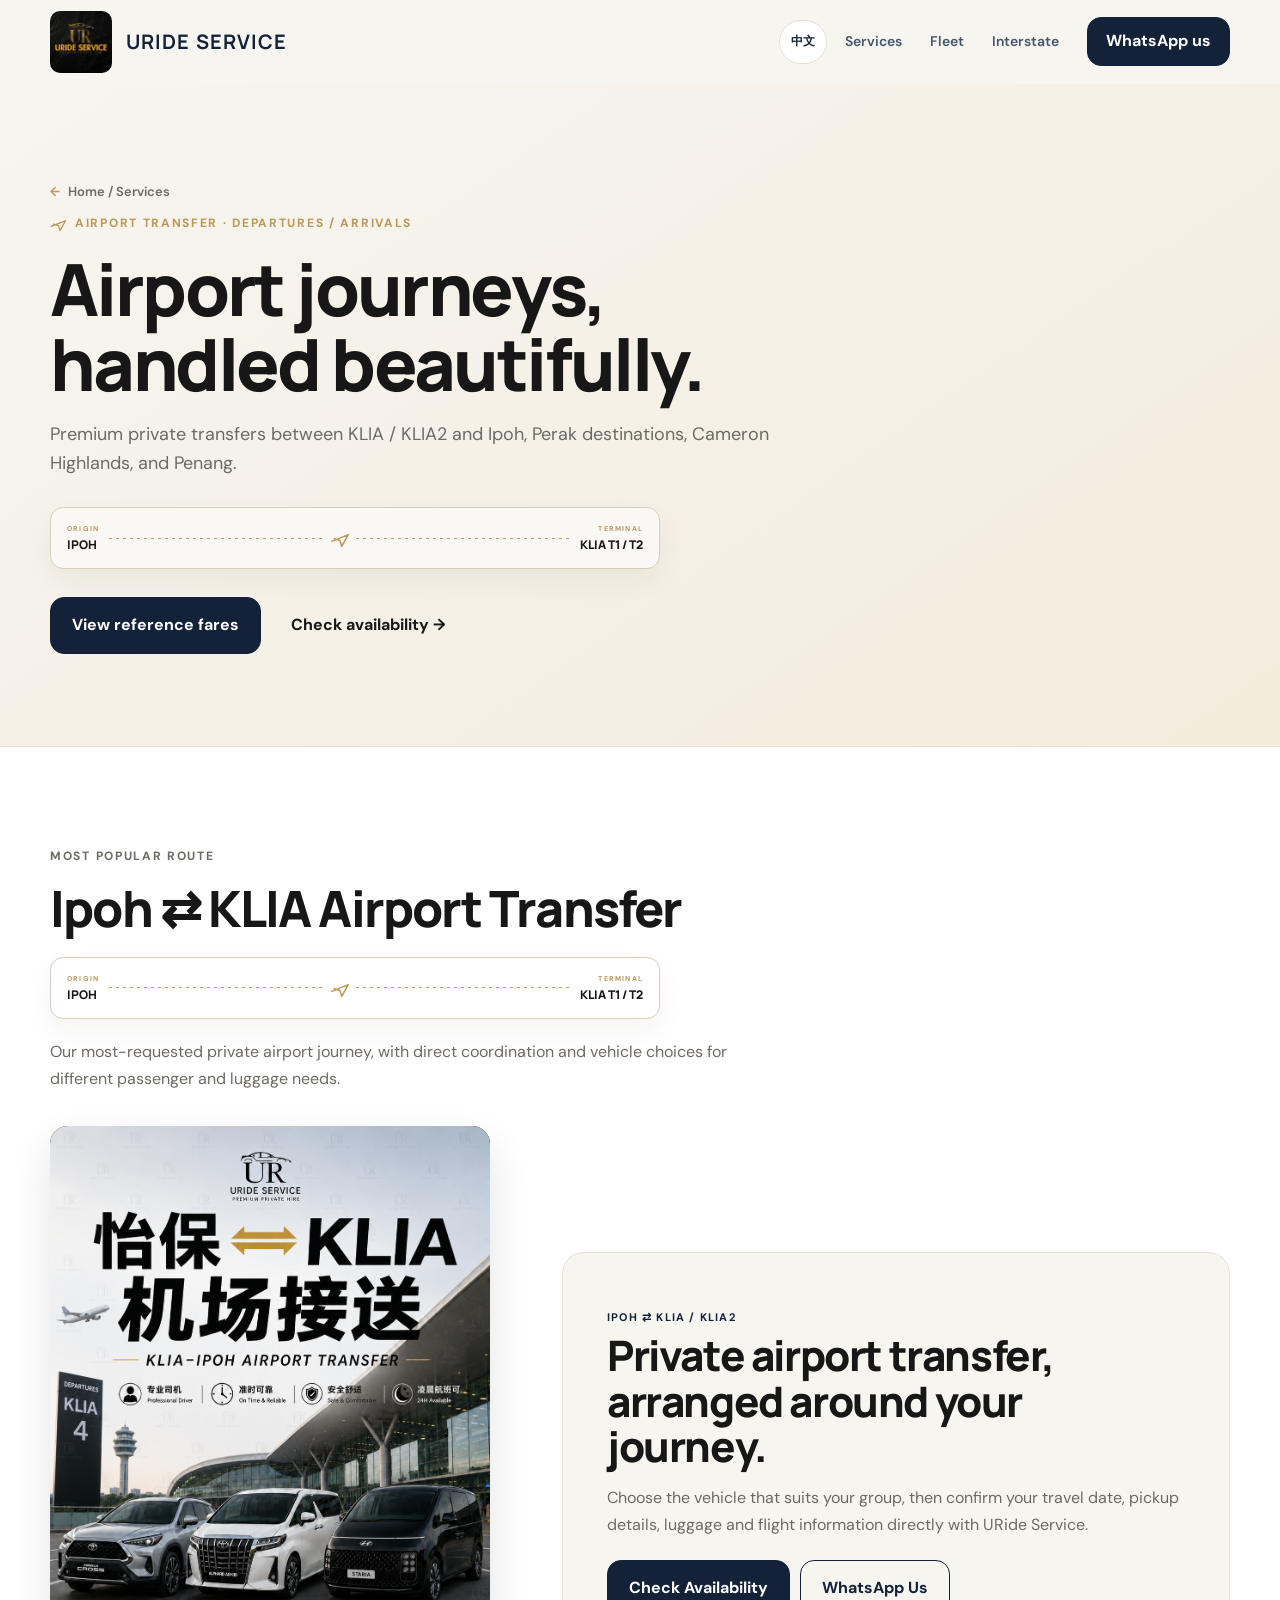
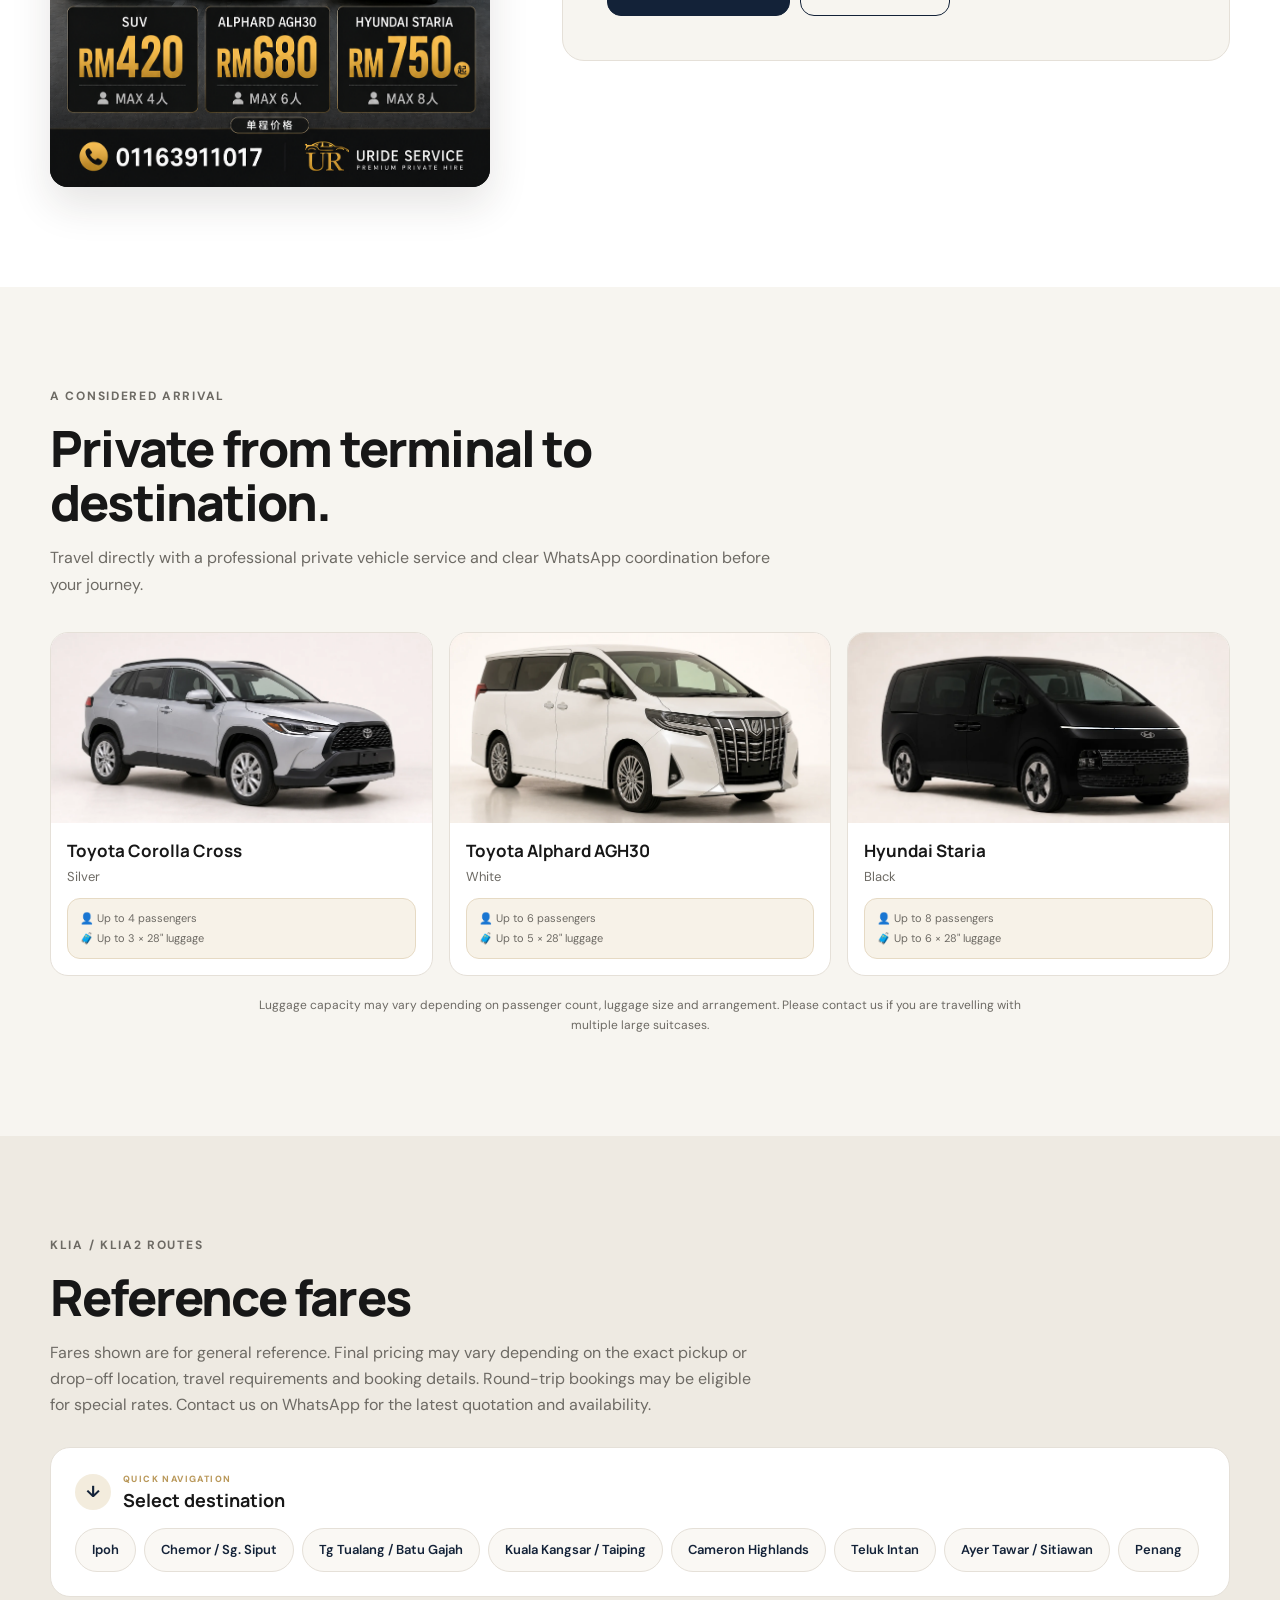
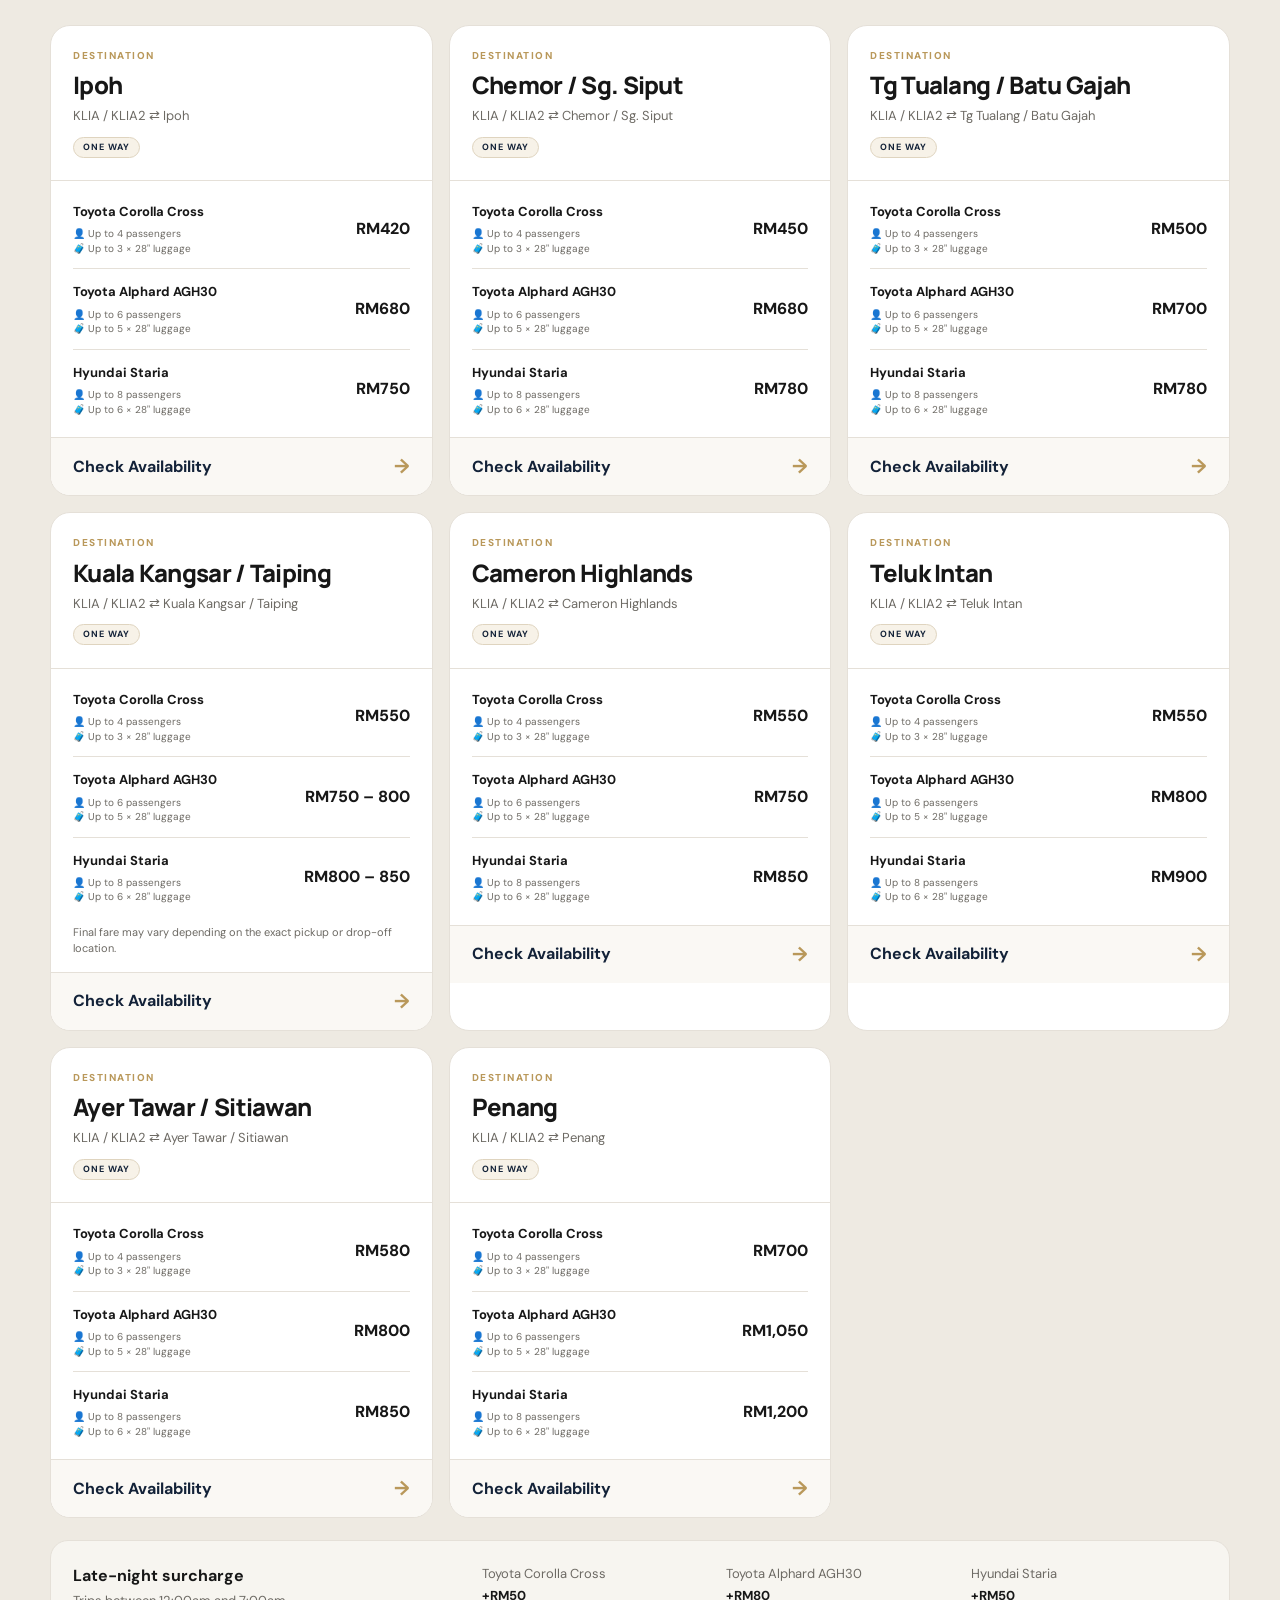
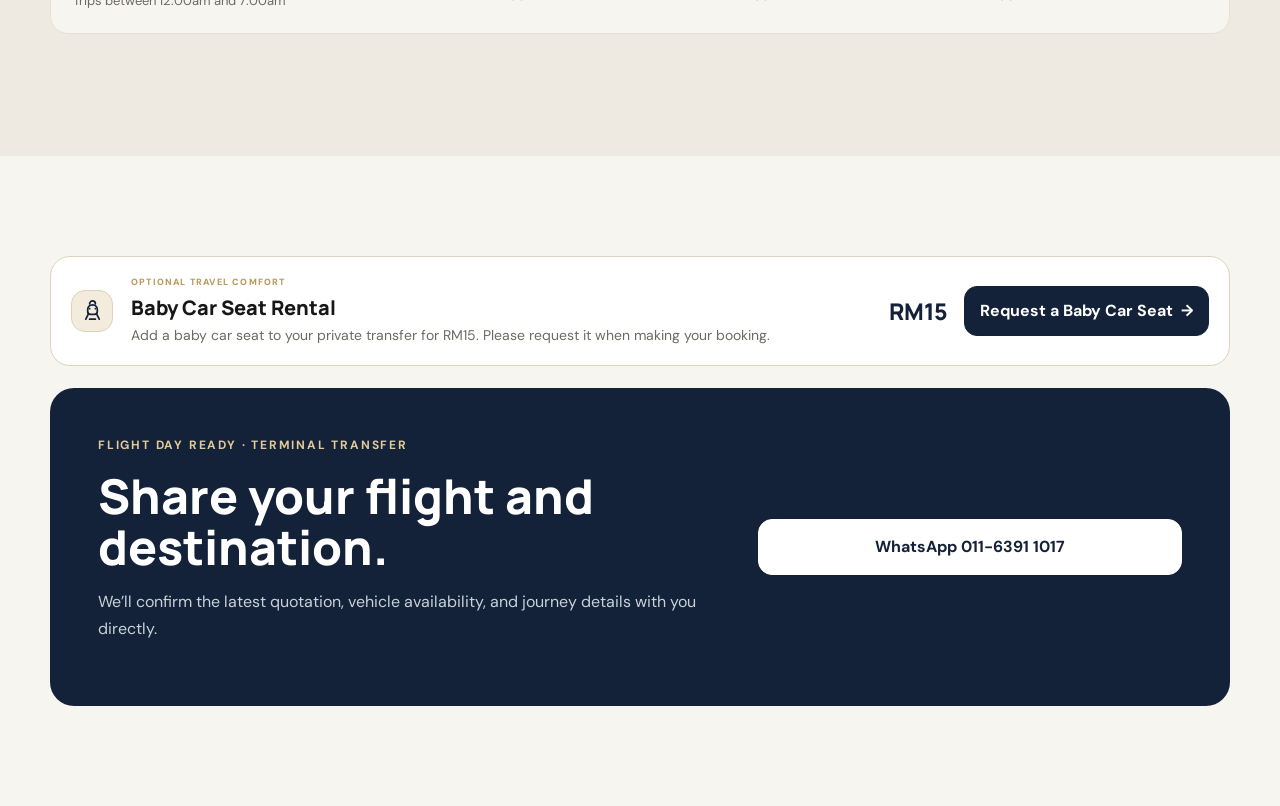
<file: services/airport-transfer/index.html>
<!doctype html>
<html lang="en">
<head><meta charset="utf-8"><meta name="viewport" content="width=device-width,initial-scale=1"><meta name="theme-color" content="#F7F5F0"><meta name="description" content="KLIA and KLIA2 private airport transfer reference fares by URide Service."><title>Airport Transfer Fares | URide Service</title><link rel="preconnect" href="https://fonts.googleapis.com"><link rel="preconnect" href="https://fonts.gstatic.com" crossorigin><link href="https://fonts.googleapis.com/css2?family=DM+Sans:wght@400;500;600;700&family=Manrope:wght@600;700;800&display=swap" rel="stylesheet"><link rel="stylesheet" href="../../styles.css"><script defer src="../../data.js"></script><script defer src="../../i18n.js"></script><script defer src="../../script.js"></script></head>
<body class="service-page"><a class="skip-link" href="#main">Skip to content</a><header class="site-header" data-header><div class="container nav-wrap"><a class="brand" href="../../" aria-label="URide Service home"><img src="../../public/images/uride-logo.png" alt="URide Service" width="500" height="500"></a><button class="menu-button" type="button" aria-label="Open menu" aria-expanded="false" aria-controls="site-menu" data-menu-button><svg viewBox="0 0 24 24"><path d="M4 7h16M4 12h16M4 17h16"/></svg></button><nav class="site-nav" id="site-menu" data-menu><a href="../../#services">Services</a><a href="../../#fleet">Fleet</a><a href="../interstate-transfer/">Interstate</a><a class="button button-small" href="https://wa.me/601163911017?text=Hi%20URide%20Service%2C%20I%20would%20like%20to%20enquire%20about%20an%20airport%20transfer." target="_blank" rel="noopener">WhatsApp us</a></nav></div></header>
<main id="main">
  <section class="service-hero"><div class="container"><a class="breadcrumb" href="../../"><span>←</span> Home / Services</a><p class="eyebrow airport-label"><svg viewBox="0 0 24 24" aria-hidden="true"><path d="m2 16 20-8-8 14-2-7-7-2 3Z"/></svg>AIRPORT TRANSFER · DEPARTURES / ARRIVALS</p><h1>Airport journeys,<br>handled beautifully.</h1><p class="lead">Premium private transfers between KLIA / KLIA2 and Ipoh, Perak destinations, Cameron Highlands, and Penang.</p><div class="terminal-route-board" aria-label="Airport transfer terminal route"><span class="terminal-code"><small>ORIGIN</small><b>IPOH</b></span><span class="terminal-route-line"><i></i><svg viewBox="0 0 24 24" aria-hidden="true"><path d="m2 16 20-8-8 14-2-7-7-2 3Z"/></svg><i></i></span><span class="terminal-code align-right"><small>TERMINAL</small><b>KLIA T1 / T2</b></span></div><div class="service-hero-actions"><a class="button" href="#fares">View reference fares</a><a class="text-link" href="https://wa.me/601163911017?text=Hi%20URide%20Service%2C%20I%20would%20like%20to%20enquire%20about%20an%20airport%20transfer." target="_blank" rel="noopener">Check availability →</a></div></div></section>
  <section class="detail-section featured-route-section" id="featured-route"><div class="container"><div class="detail-heading"><p class="eyebrow">Most Popular Route</p><h2>Ipoh ⇄ KLIA Airport Transfer</h2><div class="terminal-route-board" aria-label="Airport transfer terminal route"><span class="terminal-code"><small>ORIGIN</small><b>IPOH</b></span><span class="terminal-route-line"><i></i><svg viewBox="0 0 24 24" aria-hidden="true"><path d="m2 16 20-8-8 14-2-7-7-2 3Z"/></svg><i></i></span><span class="terminal-code align-right"><small>TERMINAL</small><b>KLIA T1 / T2</b></span></div><p>Our most-requested private airport journey, with direct coordination and vehicle choices for different passenger and luggage needs.</p></div><div class="featured-route-detail"><div class="route-poster-media"><a class="poster-full-link" href="../../public/images/featured-ipoh-klia-route-poster-original.png" target="_blank" rel="noopener" aria-label="Open the original Ipoh to KLIA Airport Transfer poster at full size"><img src="../../public/images/featured-ipoh-klia-route-poster-original.png" alt="Original URide Service Ipoh to KLIA Airport Transfer poster" width="1023" height="1537"></a></div><div class="featured-route-panel"><p class="card-tag">Ipoh ⇄ KLIA / KLIA2</p><h3>Private airport transfer, arranged around your journey.</h3><p>Choose the vehicle that suits your group, then confirm your travel date, pickup details, luggage and flight information directly with URide Service.</p><div class="featured-route-actions"><a class="button" href="https://wa.me/601163911017?text=Hi%20URide%20Service%2C%20I%20would%20like%20to%20check%20availability%20for%20Ipoh%20%E2%87%84%20KLIA%20%2F%20KLIA2%20transfer." target="_blank" rel="noopener">Check Availability</a><a class="button button-outline" href="https://wa.me/601163911017?text=Hi%20URide%20Service%2C%20I%20would%20like%20to%20enquire%20about%20the%20Ipoh%20%E2%87%84%20KLIA%20%2F%20KLIA2%20airport%20transfer." target="_blank" rel="noopener">WhatsApp Us</a></div></div></div></div></section>
  <section class="detail-section"><div class="container"><div class="detail-heading"><p class="eyebrow">A considered arrival</p><h2>Private from terminal to destination.</h2><p>Travel directly with a professional private vehicle service and clear WhatsApp coordination before your journey.</p></div><div class="page-fleet"><article><img src="../../public/images/toyota-corolla-cross-silver.webp" alt="Silver Toyota Corolla Cross" width="1536" height="1024"><div><h3>Toyota Corolla Cross</h3><p>Silver</p><div class="capacity-list" data-capacity-index="0"></div></div></article><article><img src="../../public/images/toyota-alphard-agh30-white-2021.webp" alt="White Toyota Alphard AGH30" width="1536" height="1024"><div><h3>Toyota Alphard AGH30</h3><p>White</p><div class="capacity-list" data-capacity-index="1"></div></div></article><article><img src="../../public/images/hyundai-staria-black-2025.webp" alt="Black Hyundai Staria" width="1536" height="1024"><div><h3>Hyundai Staria</h3><p>Black</p><div class="capacity-list" data-capacity-index="2"></div></div></article></div><p class="capacity-disclaimer">Luggage capacity may vary depending on passenger count, luggage size and arrangement. Please contact us if you are travelling with multiple large suitcases.</p></div></section>
  <section class="detail-section alt" id="fares"><div class="container"><div class="detail-heading"><p class="eyebrow">KLIA / KLIA2 routes</p><h2>Reference fares</h2><p>Fares shown are for general reference. Final pricing may vary depending on the exact pickup or drop-off location, travel requirements and booking details. Round-trip bookings may be eligible for special rates. Contact us on WhatsApp for the latest quotation and availability.</p></div><nav class="destination-selector" aria-labelledby="destination-selector-title"><div class="selector-heading"><span class="selector-mark" aria-hidden="true">↓</span><div><p>Quick navigation</p><h3 id="destination-selector-title">Select destination</h3></div></div><div class="destination-chips" data-destination-selector></div></nav><div class="destination-grid" data-pricing-grid="airport"></div><div class="surcharge-note"><div><b>Late-night surcharge</b><span>Trips between 12:00am and 7:00am</span></div><ul data-surcharges></ul></div></div></section>
  <section class="detail-section service-footer-space"><div class="container"><div class="service-addon-reminder" data-travel-addons data-addon-compact></div><div class="page-cta"><div><p class="eyebrow light">FLIGHT DAY READY · TERMINAL TRANSFER</p><h2>Share your flight and destination.</h2><p>We’ll confirm the latest quotation, vehicle availability, and journey details with you directly.</p></div><a class="button button-light" href="https://wa.me/601163911017?text=Hi%20URide%20Service%2C%20I%20would%20like%20an%20airport%20transfer%20quotation." target="_blank" rel="noopener">WhatsApp 011-6391 1017</a></div></div></section>
</main><div class="mobile-cta"><a href="https://wa.me/601163911017?text=Hi%20URide%20Service%2C%20I%20would%20like%20an%20airport%20transfer%20quotation." target="_blank" rel="noopener"><span>Airport transfer</span><b>Ask on WhatsApp →</b></a></div></body></html>
</file>
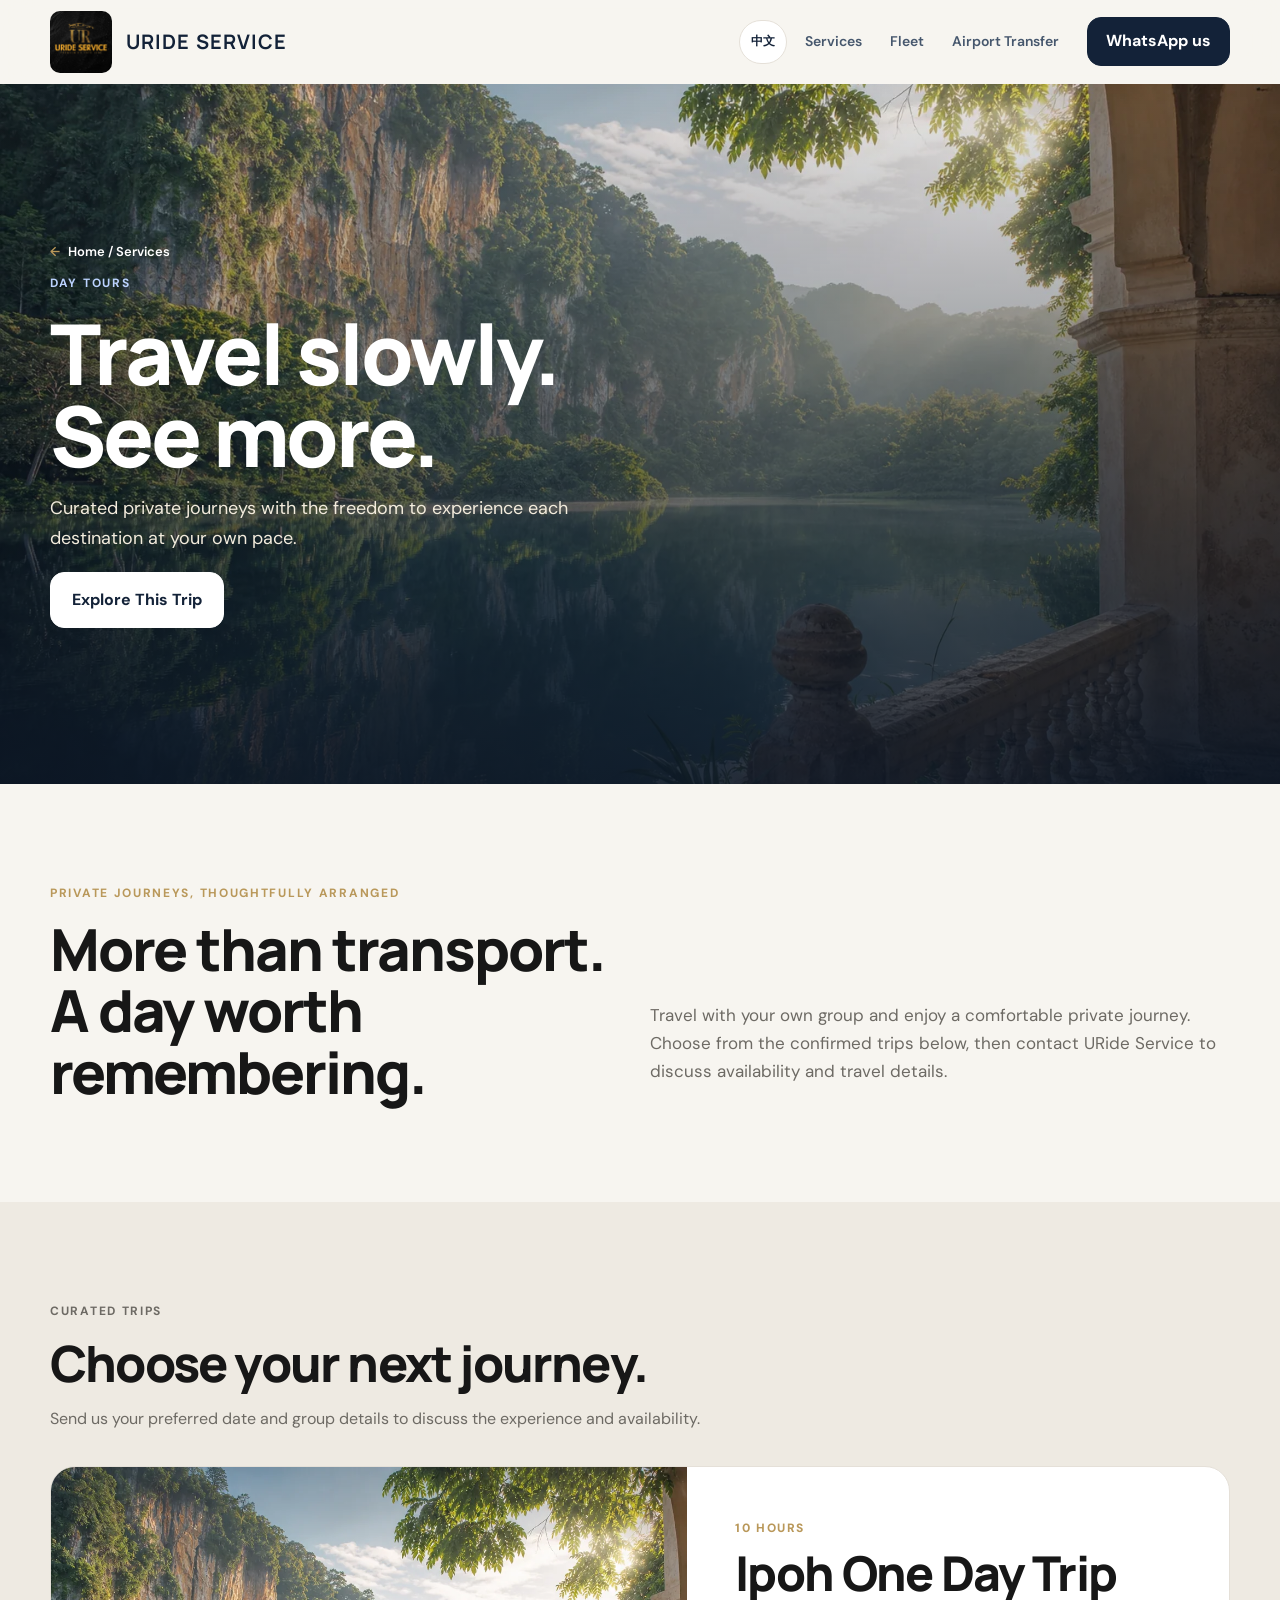
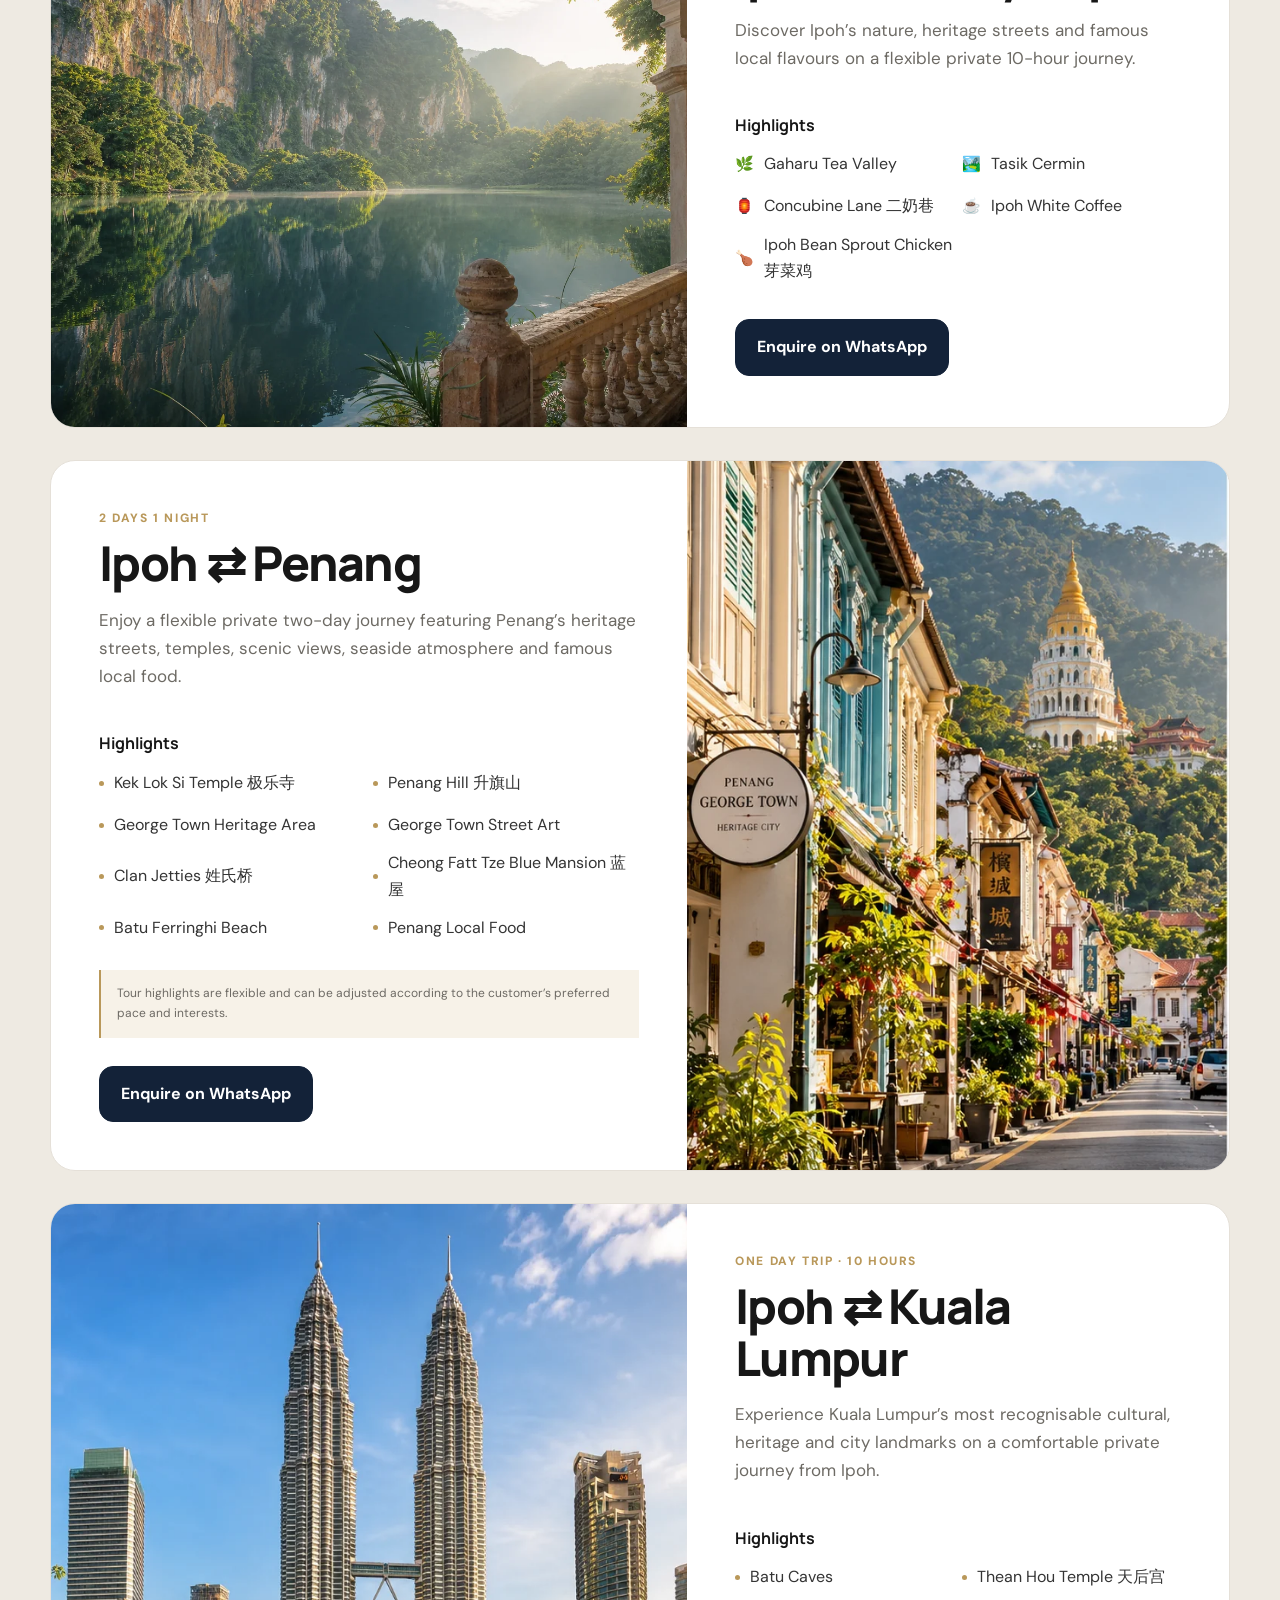
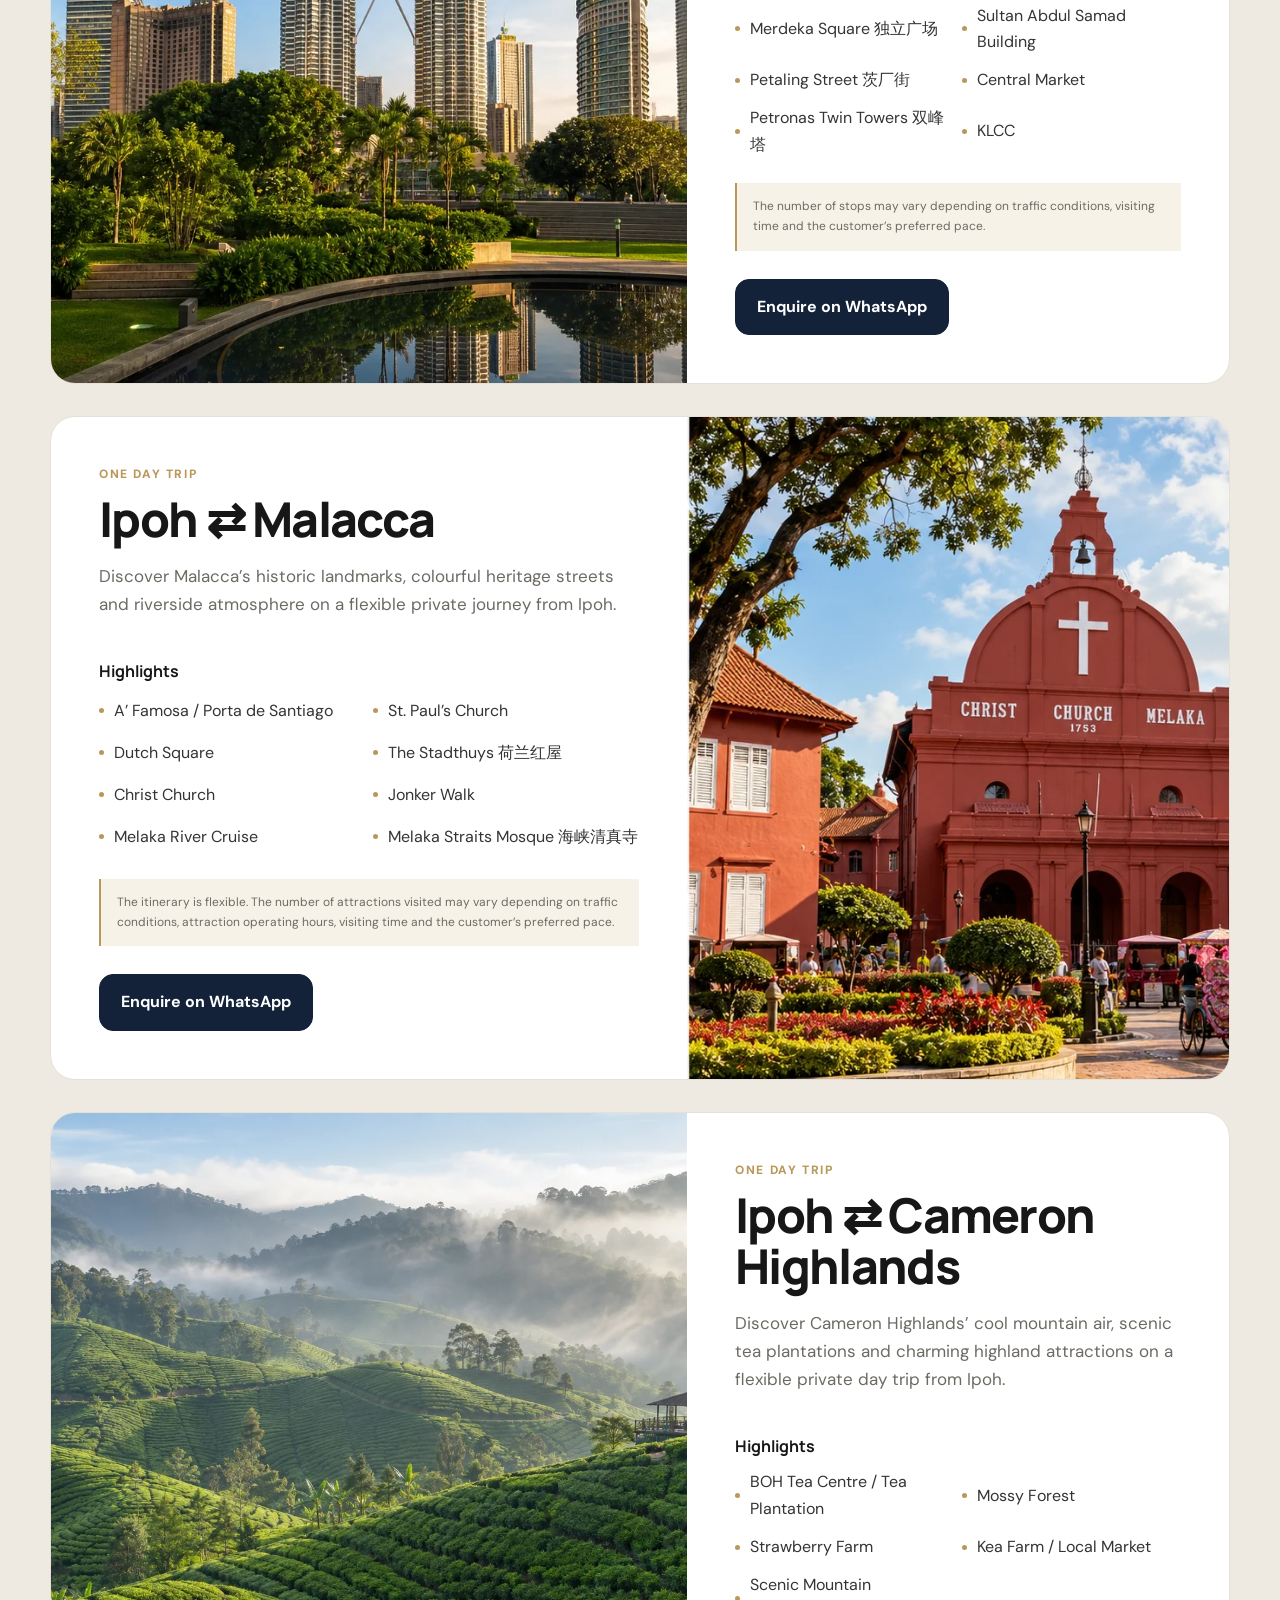
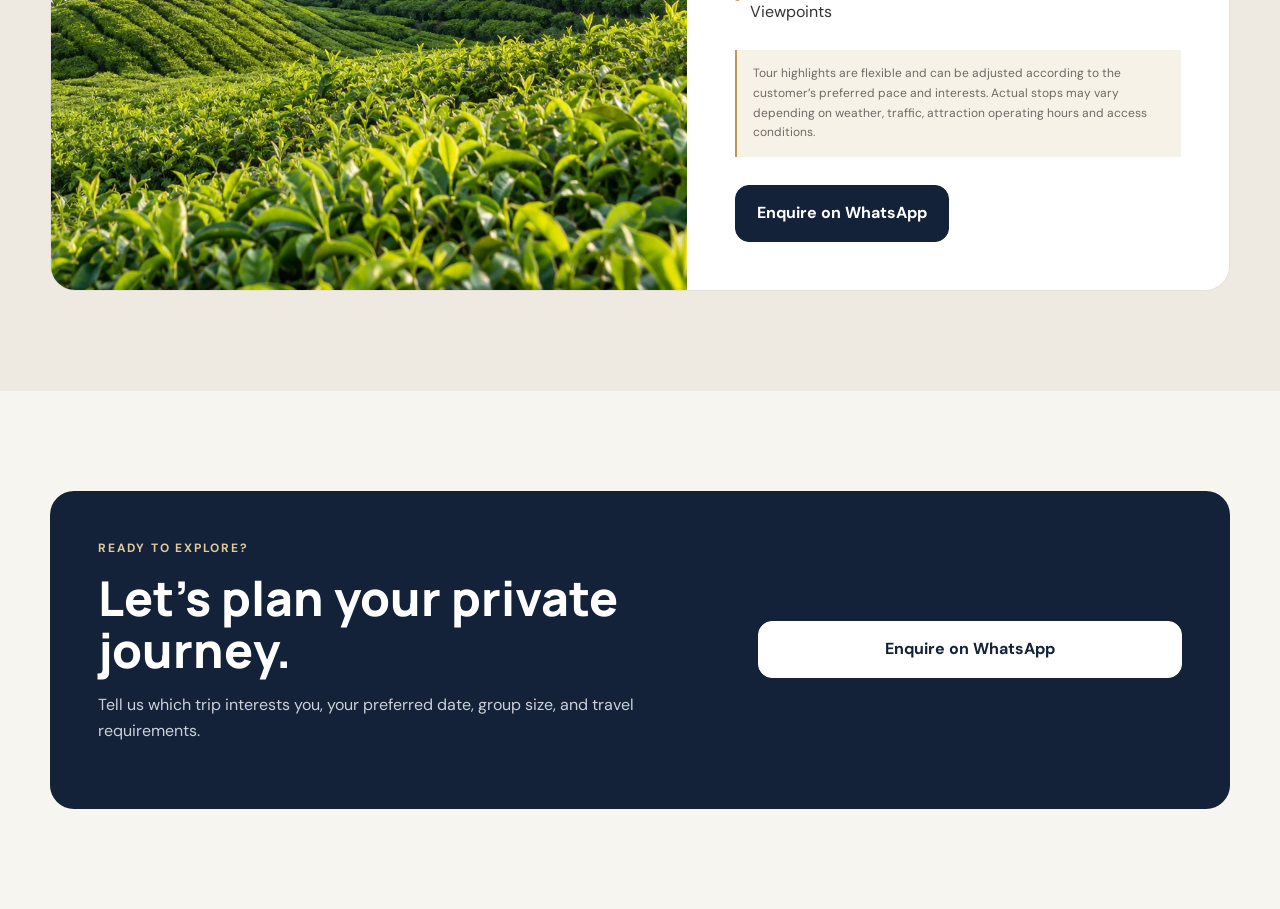
<file: services/day-tours/index.html>
<!doctype html>
<html lang="en">
<head>
  <meta charset="utf-8">
  <meta name="viewport" content="width=device-width,initial-scale=1">
  <meta name="theme-color" content="#F7F5F0">
  <meta name="description" content="Curated private Day Tours from Ipoh with URide Service.">
  <title>Day Tours | URide Service</title>
  <link rel="preconnect" href="https://fonts.googleapis.com">
  <link rel="preconnect" href="https://fonts.gstatic.com" crossorigin>
  <link href="https://fonts.googleapis.com/css2?family=DM+Sans:wght@400;500;600;700&family=Manrope:wght@600;700;800&display=swap" rel="stylesheet">
  <link rel="stylesheet" href="../../styles.css">
  <script defer src="../../data.js?v=20261002-cameron"></script><script defer src="../../i18n.js?v=20261002-cameron"></script><script defer src="../../script.js?v=20261002-cameron"></script>
</head>
<body class="service-page day-tours-page">
  <a class="skip-link" href="#main">Skip to content</a>
  <header class="site-header" data-header><div class="container nav-wrap"><a class="brand" href="../../" aria-label="URide Service home"><img src="../../public/images/uride-logo.png" alt="URide Service" width="500" height="500"></a><button class="menu-button" type="button" aria-label="Open menu" aria-expanded="false" aria-controls="site-menu" data-menu-button><svg viewBox="0 0 24 24"><path d="M4 7h16M4 12h16M4 17h16"/></svg></button><nav class="site-nav" id="site-menu" data-menu><a href="../../#services">Services</a><a href="../../#fleet">Fleet</a><a href="../airport-transfer/">Airport Transfer</a><a class="button button-small" href="https://wa.me/601163911017?text=Hi%20URide%20Service%2C%20I%20would%20like%20to%20enquire%20about%20a%20private%20tour." target="_blank" rel="noopener">WhatsApp us</a></nav></div></header>
  <main id="main">
    <section class="tour-page-hero"><img src="../../public/images/review-ipoh-day-tour-placeholder.webp" alt="Limestone cliffs reflected in a tranquil Ipoh lake" width="1536" height="1024"><div class="tour-page-hero-shade"></div><div class="container tour-page-hero-copy"><a class="breadcrumb breadcrumb-light" href="../../"><span>←</span> Home / Services</a><p class="eyebrow light">Day Tours</p><h1>Travel slowly.<br>See more.</h1><p>Curated private journeys with the freedom to experience each destination at your own pace.</p><a class="button button-light" href="#tour-packages">Explore This Trip</a></div></section>
    <section class="detail-section tour-intro"><div class="container"><p class="eyebrow">Private journeys, thoughtfully arranged</p><div class="tour-intro-grid"><h2>More than transport.<br>A day worth remembering.</h2><p>Travel with your own group and enjoy a comfortable private journey. Choose from the confirmed trips below, then contact URide Service to discuss availability and travel details.</p></div></div></section>
    <section class="detail-section alt" id="tour-packages"><div class="container"><div class="detail-heading"><p class="eyebrow">Curated trips</p><h2>Choose your next journey.</h2><p>Send us your preferred date and group details to discuss the experience and availability.</p></div><div class="tour-stories" data-tour-packages></div></div></section>
    <section class="detail-section service-footer-space"><div class="container"><div class="page-cta"><div><p class="eyebrow light">Ready to explore?</p><h2>Let’s plan your private journey.</h2><p>Tell us which trip interests you, your preferred date, group size, and travel requirements.</p></div><a class="button button-light" href="https://wa.me/601163911017?text=Hi%20URide%20Service%2C%20I%20would%20like%20to%20enquire%20about%20a%20private%20tour." target="_blank" rel="noopener">Enquire on WhatsApp</a></div></div></section>
  </main>
  <div class="mobile-cta"><a href="https://wa.me/601163911017?text=Hi%20URide%20Service%2C%20I%20would%20like%20to%20enquire%20about%20a%20private%20tour." target="_blank" rel="noopener"><span>Day Tours</span><b>WhatsApp enquiry →</b></a></div>
</body>
</html>
</file>
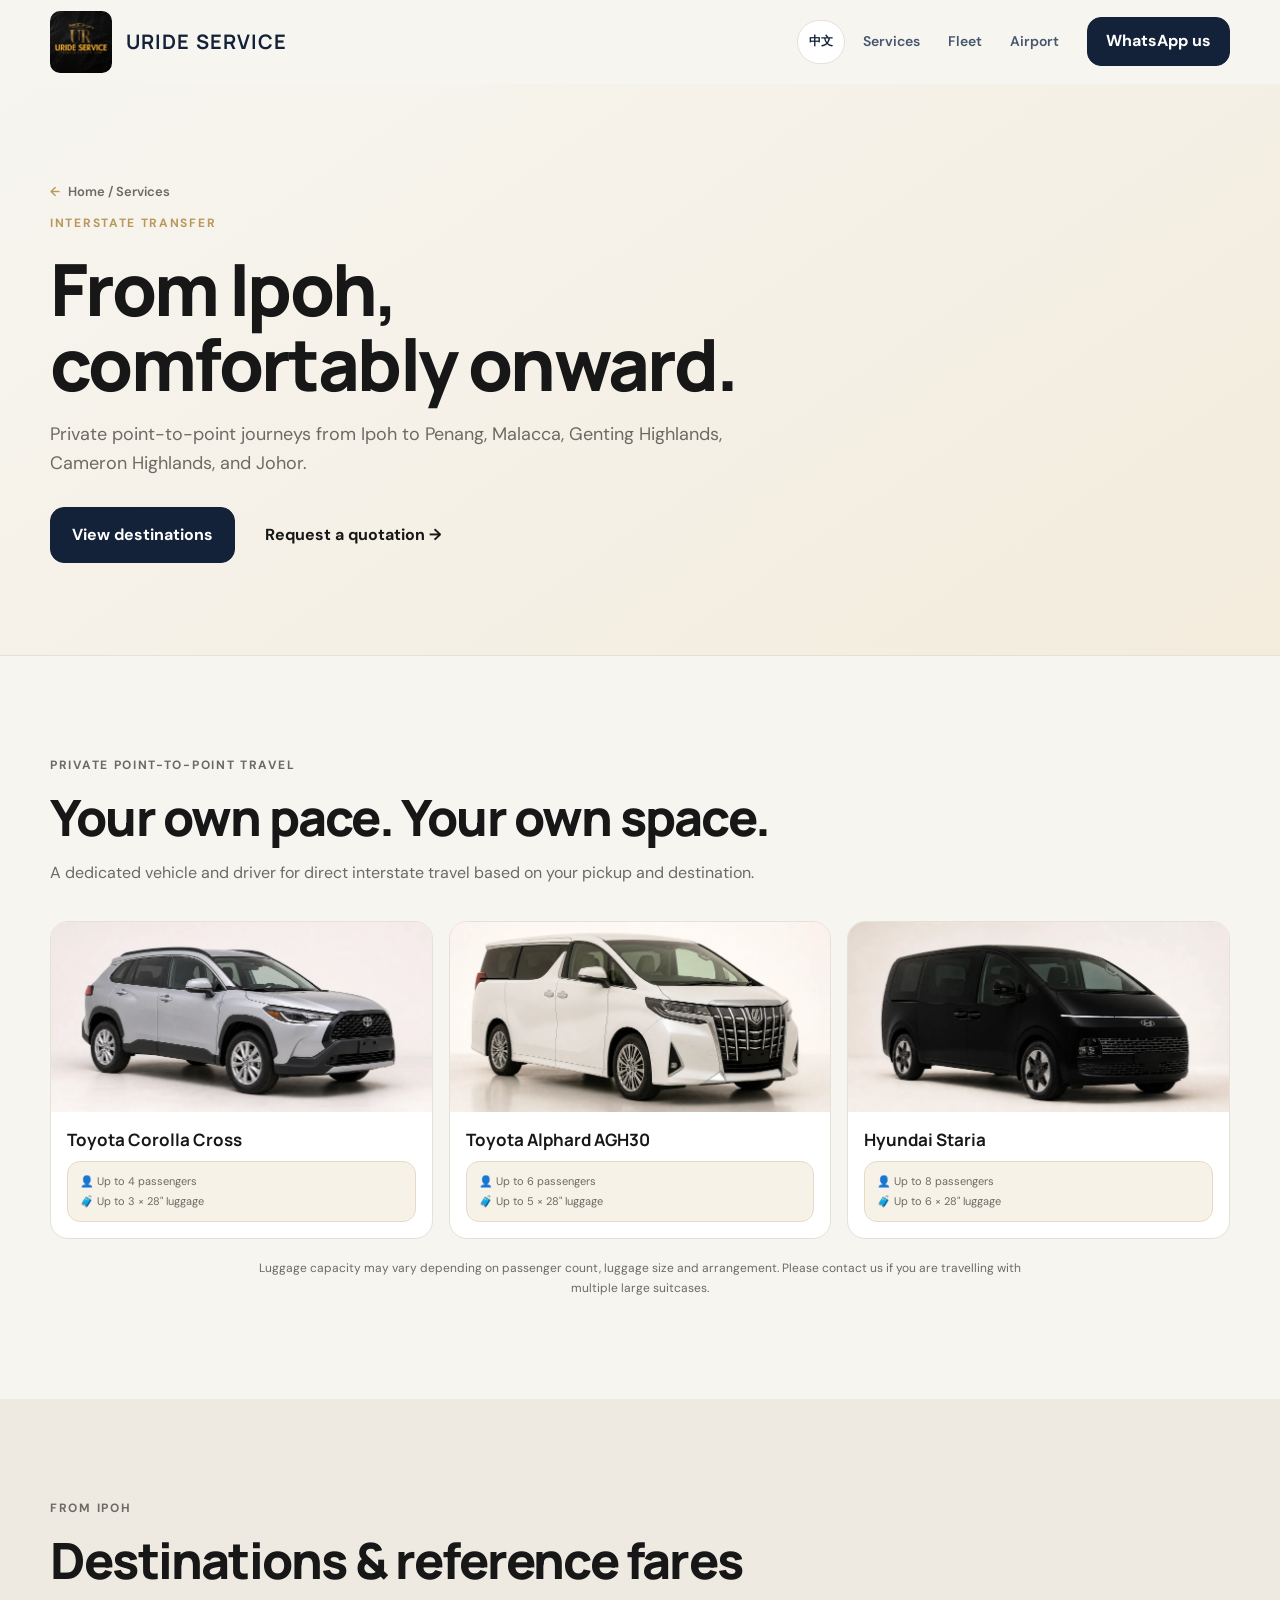
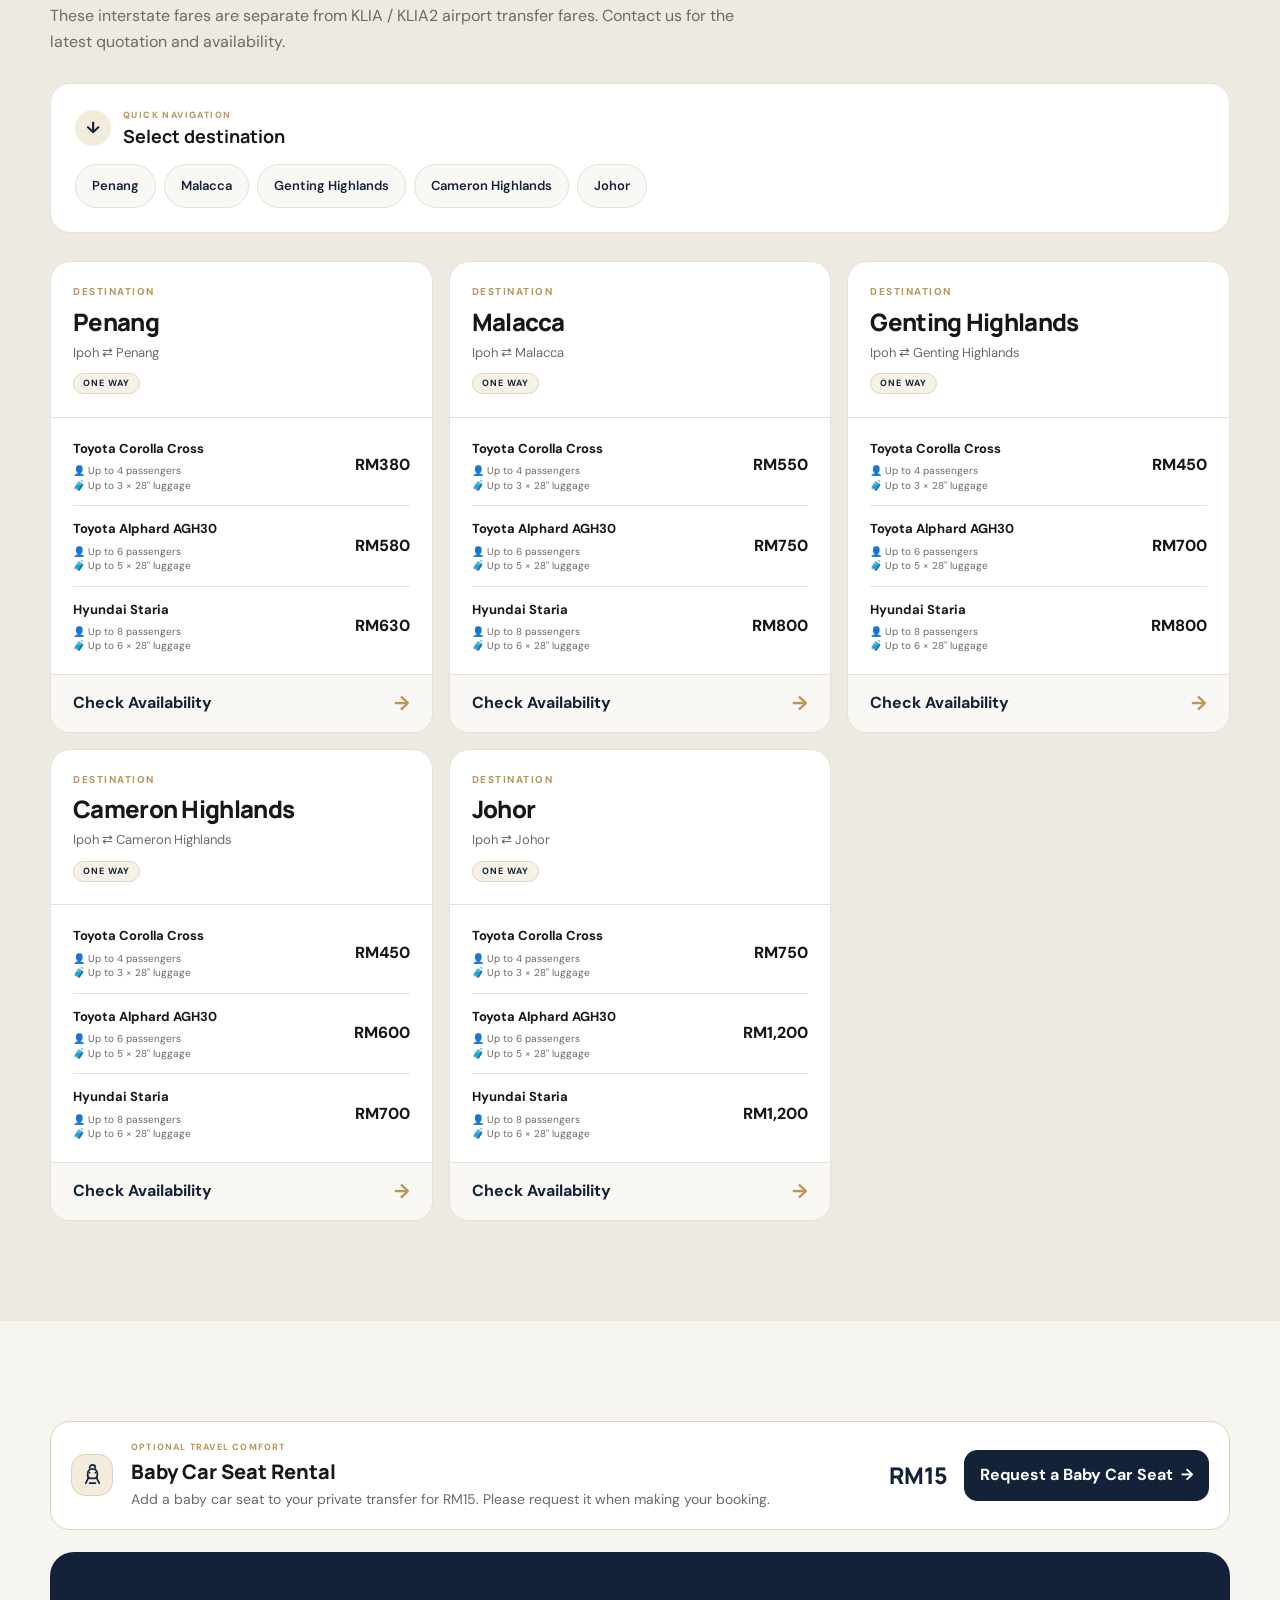
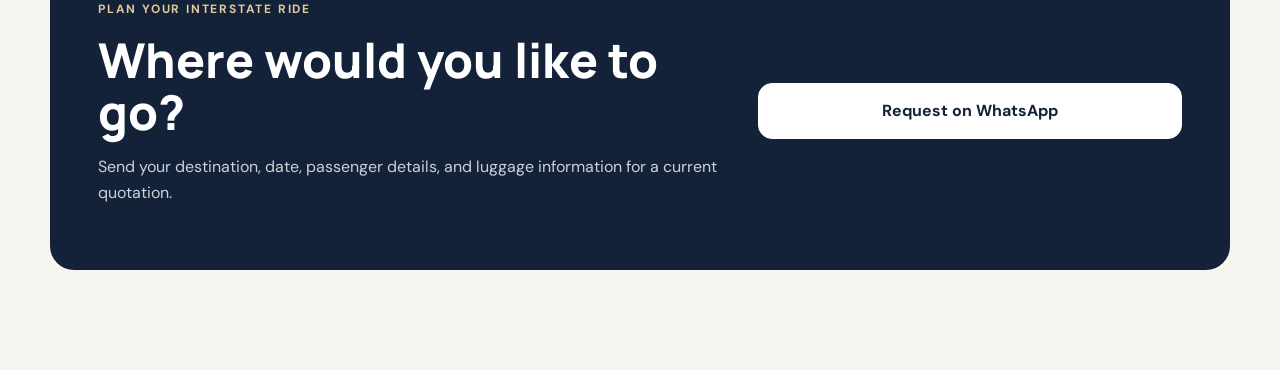
<file: services/interstate-transfer/index.html>
<!doctype html><html lang="en"><head><meta charset="utf-8"><meta name="viewport" content="width=device-width,initial-scale=1"><meta name="theme-color" content="#F7F5F0"><meta name="description" content="Private interstate transfers from Ipoh to destinations across Malaysia."><title>Interstate Transfer | URide Service</title><link rel="preconnect" href="https://fonts.googleapis.com"><link rel="preconnect" href="https://fonts.gstatic.com" crossorigin><link href="https://fonts.googleapis.com/css2?family=DM+Sans:wght@400;500;600;700&family=Manrope:wght@600;700;800&display=swap" rel="stylesheet"><link rel="stylesheet" href="../../styles.css"><script defer src="../../data.js"></script><script defer src="../../i18n.js"></script><script defer src="../../script.js"></script></head>
<body class="service-page"><a class="skip-link" href="#main">Skip to content</a><header class="site-header" data-header><div class="container nav-wrap"><a class="brand" href="../../"><img src="../../public/images/uride-logo.png" alt="URide Service" width="500" height="500"></a><button class="menu-button" type="button" aria-label="Open menu" aria-expanded="false" aria-controls="site-menu" data-menu-button><svg viewBox="0 0 24 24"><path d="M4 7h16M4 12h16M4 17h16"/></svg></button><nav class="site-nav" id="site-menu" data-menu><a href="../../#services">Services</a><a href="../../#fleet">Fleet</a><a href="../airport-transfer/">Airport</a><a class="button button-small" href="https://wa.me/601163911017?text=Hi%20URide%20Service%2C%20I%20would%20like%20an%20interstate%20transfer%20quotation." target="_blank" rel="noopener">WhatsApp us</a></nav></div></header>
<main id="main"><section class="service-hero"><div class="container"><a class="breadcrumb" href="../../"><span>←</span> Home / Services</a><p class="eyebrow">Interstate Transfer</p><h1>From Ipoh,<br>comfortably onward.</h1><p class="lead">Private point-to-point journeys from Ipoh to Penang, Malacca, Genting Highlands, Cameron Highlands, and Johor.</p><div class="service-hero-actions"><a class="button" href="#destinations">View destinations</a><a class="text-link" href="https://wa.me/601163911017?text=Hi%20URide%20Service%2C%20I%20would%20like%20an%20interstate%20transfer%20quotation." target="_blank" rel="noopener">Request a quotation →</a></div></div></section>
<section class="detail-section"><div class="container"><div class="detail-heading"><p class="eyebrow">Private point-to-point travel</p><h2>Your own pace. Your own space.</h2><p>A dedicated vehicle and driver for direct interstate travel based on your pickup and destination.</p></div><div class="page-fleet"><article><img src="../../public/images/toyota-corolla-cross-silver.webp" alt="Silver Toyota Corolla Cross" width="1536" height="1024"><div><h3>Toyota Corolla Cross</h3><div class="capacity-list" data-capacity-index="0"></div></div></article><article><img src="../../public/images/toyota-alphard-agh30-white-2021.webp" alt="White Toyota Alphard AGH30" width="1536" height="1024"><div><h3>Toyota Alphard AGH30</h3><div class="capacity-list" data-capacity-index="1"></div></div></article><article><img src="../../public/images/hyundai-staria-black-2025.webp" alt="Black Hyundai Staria" width="1536" height="1024"><div><h3>Hyundai Staria</h3><div class="capacity-list" data-capacity-index="2"></div></div></article></div><p class="capacity-disclaimer">Luggage capacity may vary depending on passenger count, luggage size and arrangement. Please contact us if you are travelling with multiple large suitcases.</p></div></section>
<section class="detail-section alt" id="destinations"><div class="container"><div class="detail-heading"><p class="eyebrow">From Ipoh</p><h2>Destinations &amp; reference fares</h2><p>These interstate fares are separate from KLIA / KLIA2 airport transfer fares. Contact us for the latest quotation and availability.</p></div><nav class="destination-selector" aria-labelledby="interstate-selector-title"><div class="selector-heading"><span class="selector-mark" aria-hidden="true">↓</span><div><p>Quick navigation</p><h3 id="interstate-selector-title">Select destination</h3></div></div><div class="destination-chips" data-destination-selector></div></nav><div class="destination-grid" data-pricing-grid="interstate"></div></div></section>
<section class="detail-section service-footer-space"><div class="container"><div class="service-addon-reminder" data-travel-addons data-addon-compact></div><div class="page-cta"><div><p class="eyebrow light">Plan your interstate ride</p><h2>Where would you like to go?</h2><p>Send your destination, date, passenger details, and luggage information for a current quotation.</p></div><a class="button button-light" href="https://wa.me/601163911017?text=Hi%20URide%20Service%2C%20I%20would%20like%20an%20interstate%20transfer%20quotation." target="_blank" rel="noopener">Request on WhatsApp</a></div></div></section></main><div class="mobile-cta"><a href="https://wa.me/601163911017?text=Hi%20URide%20Service%2C%20I%20would%20like%20an%20interstate%20transfer%20quotation." target="_blank" rel="noopener"><span>Interstate transfer</span><b>Get a quote →</b></a></div></body></html>
</file>
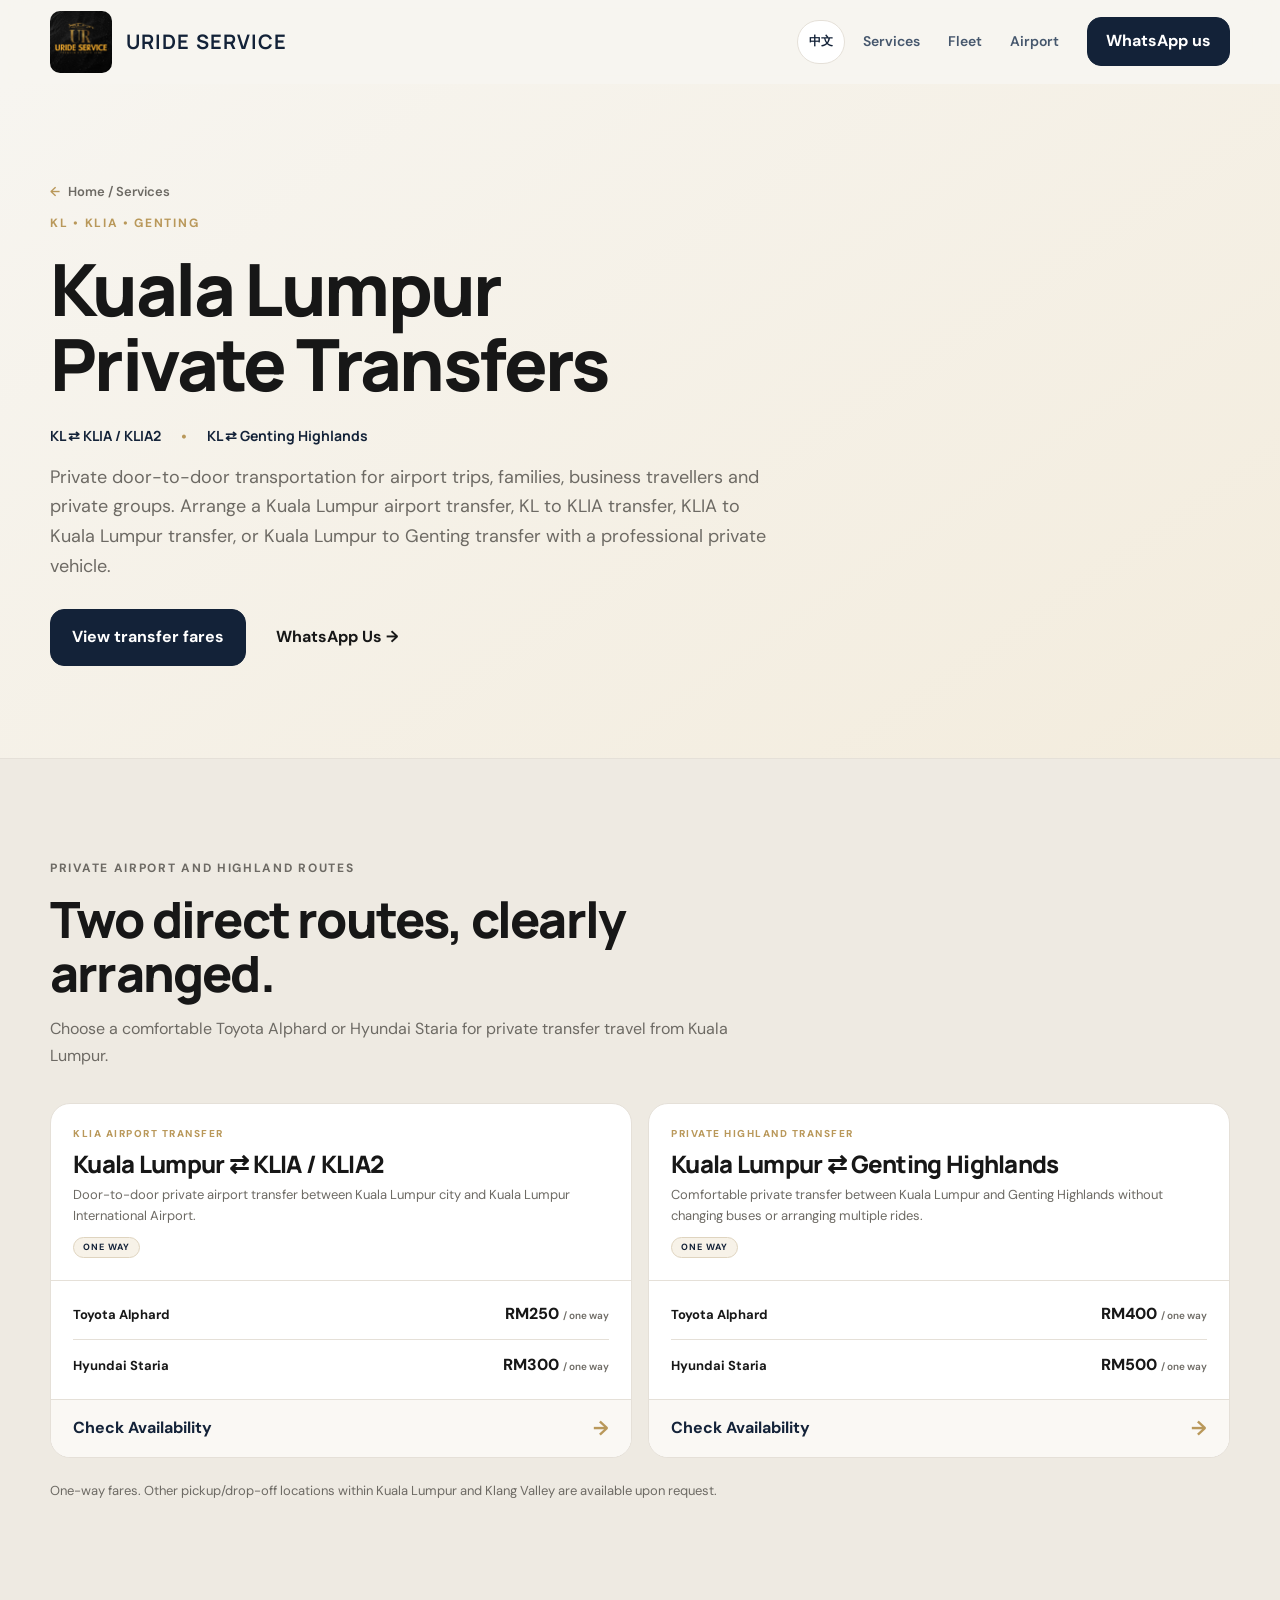
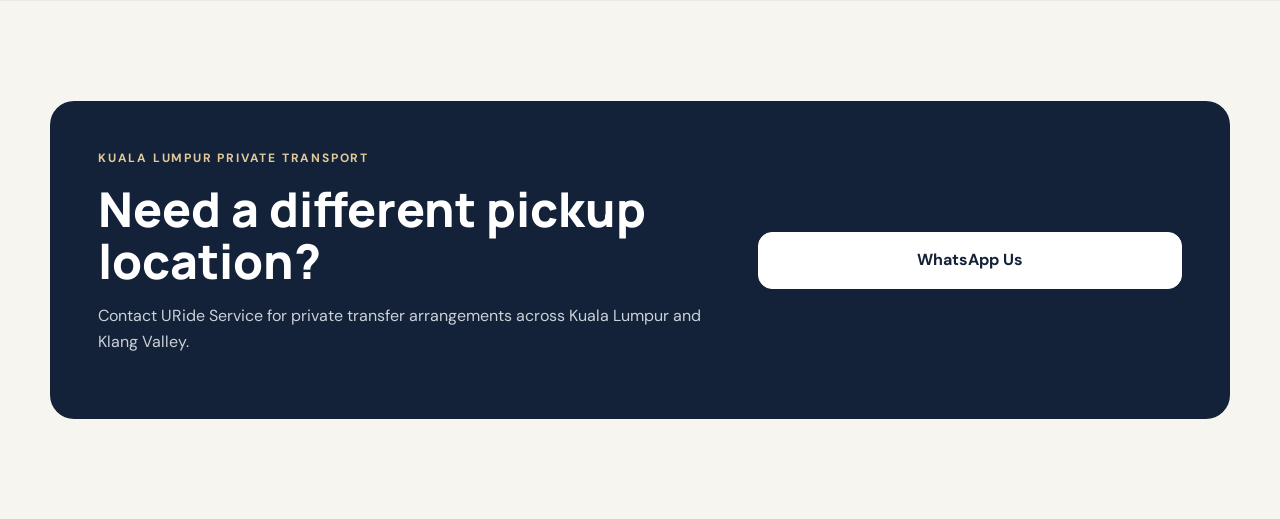
<file: services/kuala-lumpur-transfer/index.html>
<!doctype html>
<html lang="en">
<head>
  <meta charset="utf-8">
  <meta name="viewport" content="width=device-width,initial-scale=1">
  <meta name="theme-color" content="#F7F5F0">
  <meta name="description" content="Private transfer from Kuala Lumpur to KLIA, KLIA2 and Genting Highlands. Travel comfortably with Toyota Alphard or Hyundai Staria. Advance booking available with URide Service.">
  <title>Kuala Lumpur KLIA &amp; Genting Private Transfer | URide Service</title>
  <link rel="preconnect" href="https://fonts.googleapis.com">
  <link rel="preconnect" href="https://fonts.gstatic.com" crossorigin>
  <link href="https://fonts.googleapis.com/css2?family=DM+Sans:wght@400;500;600;700&amp;family=Manrope:wght@600;700;800&amp;display=swap" rel="stylesheet">
  <link rel="stylesheet" href="../../styles.css">
  <script defer src="../../data.js"></script>
  <script defer src="../../i18n.js"></script>
  <script defer src="../../script.js"></script>
</head>
<body class="service-page">
  <a class="skip-link" href="#main">Skip to content</a>
  <header class="site-header" data-header><div class="container nav-wrap"><a class="brand" href="../../" aria-label="URide Service home"><img src="../../public/images/uride-logo.png" alt="URide Service" width="500" height="500"></a><button class="menu-button" type="button" aria-label="Open menu" aria-expanded="false" aria-controls="site-menu" data-menu-button><svg viewBox="0 0 24 24"><path d="M4 7h16M4 12h16M4 17h16"/></svg></button><nav class="site-nav" id="site-menu" data-menu><a href="../../#services">Services</a><a href="../../#fleet">Fleet</a><a href="../airport-transfer/">Airport</a><a class="button button-small" href="https://wa.me/601163911017?text=Hi%20URide%20Service%2C%20I%20would%20like%20to%20enquire%20about%20Kuala%20Lumpur%20private%20transfers." target="_blank" rel="noopener">WhatsApp us</a></nav></div></header>
  <main id="main">
    <section class="service-hero"><div class="container"><a class="breadcrumb" href="../../"><span>←</span> Home / Services</a><p class="eyebrow">KL • KLIA • GENTING</p><h1>Kuala Lumpur<br>Private Transfers</h1><div class="kl-route-summary"><strong>KL ⇄ KLIA / KLIA2</strong><span>•</span><strong>KL ⇄ Genting Highlands</strong></div><p class="lead">Private door-to-door transportation for airport trips, families, business travellers and private groups. Arrange a Kuala Lumpur airport transfer, KL to KLIA transfer, KLIA to Kuala Lumpur transfer, or Kuala Lumpur to Genting transfer with a professional private vehicle.</p><div class="service-hero-actions"><a class="button" href="#routes">View transfer fares</a><a class="text-link" href="https://wa.me/601163911017?text=Hi%20URide%20Service%2C%20I%20would%20like%20to%20enquire%20about%20Kuala%20Lumpur%20private%20transfers." target="_blank" rel="noopener">WhatsApp Us →</a></div></div></section>

    <section class="detail-section alt" id="routes"><div class="container"><div class="detail-heading"><p class="eyebrow">Private airport and highland routes</p><h2>Two direct routes, clearly arranged.</h2><p>Choose a comfortable Toyota Alphard or Hyundai Staria for private transfer travel from Kuala Lumpur.</p></div><div class="destination-grid kl-transfer-grid">
      <article class="destination-card" id="kuala-lumpur-klia"><div class="destination-head"><p>KLIA airport transfer</p><h2>Kuala Lumpur ⇄ KLIA / KLIA2</h2><span>Door-to-door private airport transfer between Kuala Lumpur city and Kuala Lumpur International Airport.</span><b class="fare-direction">One Way</b></div><dl class="price-list"><div><dt><b>Toyota Alphard</b></dt><dd>RM250 <small>/ one way</small></dd></div><div><dt><b>Hyundai Staria</b></dt><dd>RM300 <small>/ one way</small></dd></div></dl><a class="card-cta" href="https://wa.me/601163911017?text=Hi%20URide%20Service%2C%20I%20would%20like%20to%20check%20availability%20for%20Kuala%20Lumpur%20%E2%87%84%20KLIA%20%2F%20KLIA2%20transfer." target="_blank" rel="noopener">Check Availability <span>→</span></a></article>
      <article class="destination-card" id="kuala-lumpur-genting"><div class="destination-head"><p>Private highland transfer</p><h2>Kuala Lumpur ⇄ Genting Highlands</h2><span>Comfortable private transfer between Kuala Lumpur and Genting Highlands without changing buses or arranging multiple rides.</span><b class="fare-direction">One Way</b></div><dl class="price-list"><div><dt><b>Toyota Alphard</b></dt><dd>RM400 <small>/ one way</small></dd></div><div><dt><b>Hyundai Staria</b></dt><dd>RM500 <small>/ one way</small></dd></div></dl><a class="card-cta" href="https://wa.me/601163911017?text=Hi%20URide%20Service%2C%20I%20would%20like%20to%20check%20availability%20for%20Kuala%20Lumpur%20%E2%87%84%20Genting%20Highlands%20transfer." target="_blank" rel="noopener">Check Availability <span>→</span></a></article>
    </div><p class="kl-transfer-note">One-way fares. Other pickup/drop-off locations within Kuala Lumpur and Klang Valley are available upon request.</p></div></section>

    <section class="detail-section service-footer-space"><div class="container"><div class="page-cta"><div><p class="eyebrow light">Kuala Lumpur private transport</p><h2>Need a different pickup location?</h2><p>Contact URide Service for private transfer arrangements across Kuala Lumpur and Klang Valley.</p></div><a class="button button-light" href="https://wa.me/601163911017?text=Hi%20URide%20Service%2C%20I%20would%20like%20to%20enquire%20about%20a%20different%20pickup%20or%20drop-off%20location%20in%20Kuala%20Lumpur%20or%20Klang%20Valley." target="_blank" rel="noopener">WhatsApp Us</a></div></div></section>
  </main>
  <div class="mobile-cta"><a href="https://wa.me/601163911017?text=Hi%20URide%20Service%2C%20I%20would%20like%20to%20enquire%20about%20Kuala%20Lumpur%20private%20transfers." target="_blank" rel="noopener"><span>Kuala Lumpur transfer</span><b>WhatsApp Us →</b></a></div>
</body>
</html>
</file>
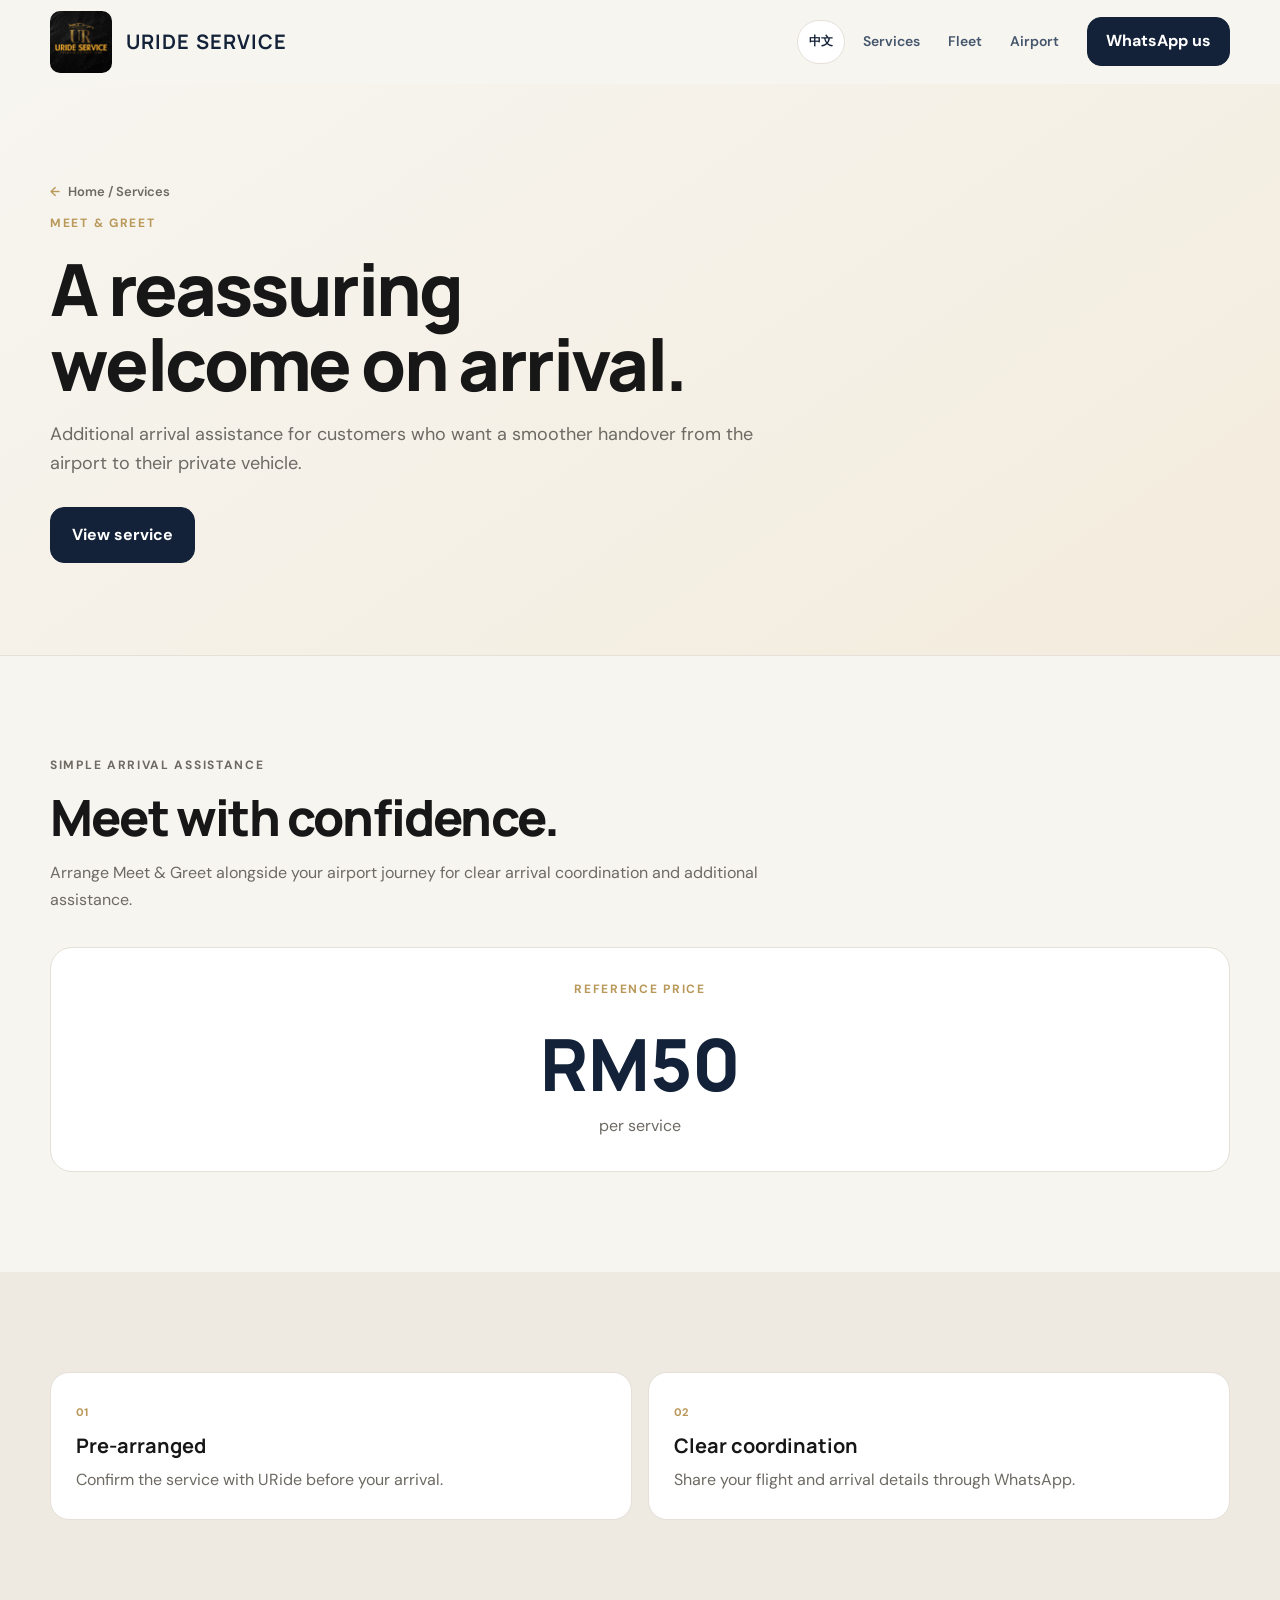
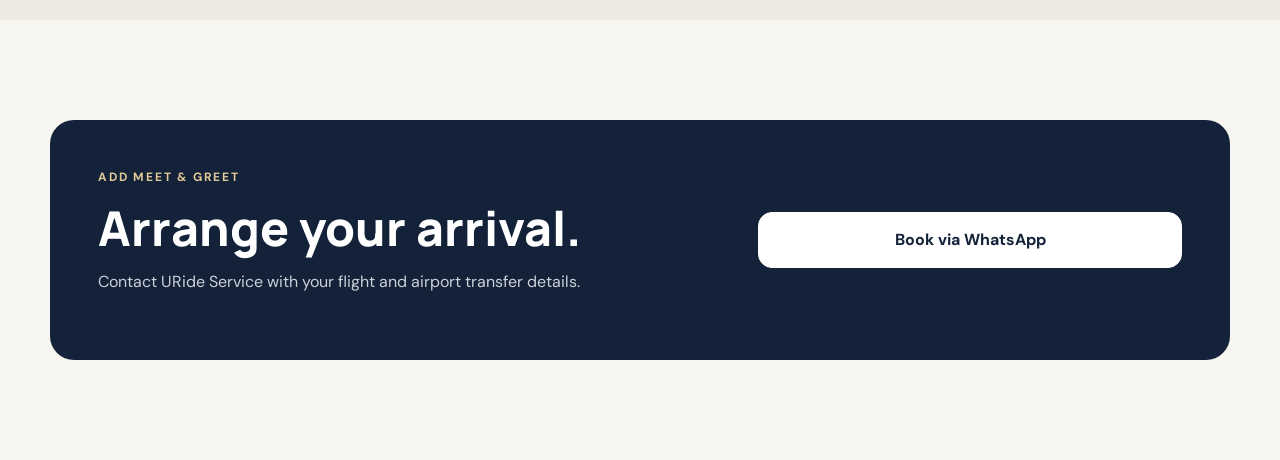
<file: services/meet-and-greet/index.html>
<!doctype html><html lang="en"><head><meta charset="utf-8"><meta name="viewport" content="width=device-width,initial-scale=1"><meta name="theme-color" content="#F7F5F0"><meta name="description" content="KLIA and KLIA2 airport Meet & Greet service from URide Service."><title>Meet &amp; Greet | URide Service</title><link rel="preconnect" href="https://fonts.googleapis.com"><link rel="preconnect" href="https://fonts.gstatic.com" crossorigin><link href="https://fonts.googleapis.com/css2?family=DM+Sans:wght@400;500;600;700&family=Manrope:wght@600;700;800&display=swap" rel="stylesheet"><link rel="stylesheet" href="../../styles.css"><script defer src="../../data.js"></script><script defer src="../../i18n.js"></script><script defer src="../../script.js"></script></head>
<body class="service-page"><header class="site-header" data-header><div class="container nav-wrap"><a class="brand" href="../../"><img src="../../public/images/uride-logo.png" alt="URide Service" width="500" height="500"></a><button class="menu-button" type="button" aria-label="Open menu" aria-expanded="false" aria-controls="site-menu" data-menu-button><svg viewBox="0 0 24 24"><path d="M4 7h16M4 12h16M4 17h16"/></svg></button><nav class="site-nav" id="site-menu" data-menu><a href="../../#services">Services</a><a href="../../#fleet">Fleet</a><a href="../airport-transfer/">Airport</a><a class="button button-small" href="https://wa.me/601163911017?text=Hi%20URide%20Service%2C%20I%20would%20like%20to%20book%20Meet%20and%20Greet." target="_blank" rel="noopener">WhatsApp us</a></nav></div></header>
<main id="main"><section class="service-hero"><div class="container"><a class="breadcrumb" href="../../"><span>←</span> Home / Services</a><p class="eyebrow">Meet &amp; Greet</p><h1>A reassuring<br>welcome on arrival.</h1><p class="lead">Additional arrival assistance for customers who want a smoother handover from the airport to their private vehicle.</p><div class="service-hero-actions"><a class="button" href="#service">View service</a></div></div></section>
<section class="detail-section" id="service"><div class="container"><div class="detail-heading"><p class="eyebrow">Simple arrival assistance</p><h2>Meet with confidence.</h2><p>Arrange Meet &amp; Greet alongside your airport journey for clear arrival coordination and additional assistance.</p></div><div class="price-feature"><p class="eyebrow">Reference price</p><strong>RM50</strong><span>per service</span></div></div></section>
<section class="detail-section alt"><div class="container"><div class="experience-grid"><article class="info-card"><span class="number">01</span><h3>Pre-arranged</h3><p>Confirm the service with URide before your arrival.</p></article><article class="info-card"><span class="number">02</span><h3>Clear coordination</h3><p>Share your flight and arrival details through WhatsApp.</p></article></div></div></section>
<section class="detail-section service-footer-space"><div class="container"><div class="page-cta"><div><p class="eyebrow light">Add Meet &amp; Greet</p><h2>Arrange your arrival.</h2><p>Contact URide Service with your flight and airport transfer details.</p></div><a class="button button-light" href="https://wa.me/601163911017?text=Hi%20URide%20Service%2C%20I%20would%20like%20to%20book%20Meet%20and%20Greet." target="_blank" rel="noopener">Book via WhatsApp</a></div></div></section></main><div class="mobile-cta"><a href="https://wa.me/601163911017?text=Hi%20URide%20Service%2C%20I%20would%20like%20to%20book%20Meet%20and%20Greet." target="_blank" rel="noopener"><span>Meet &amp; Greet · RM50</span><b>Enquire →</b></a></div></body></html>
</file>
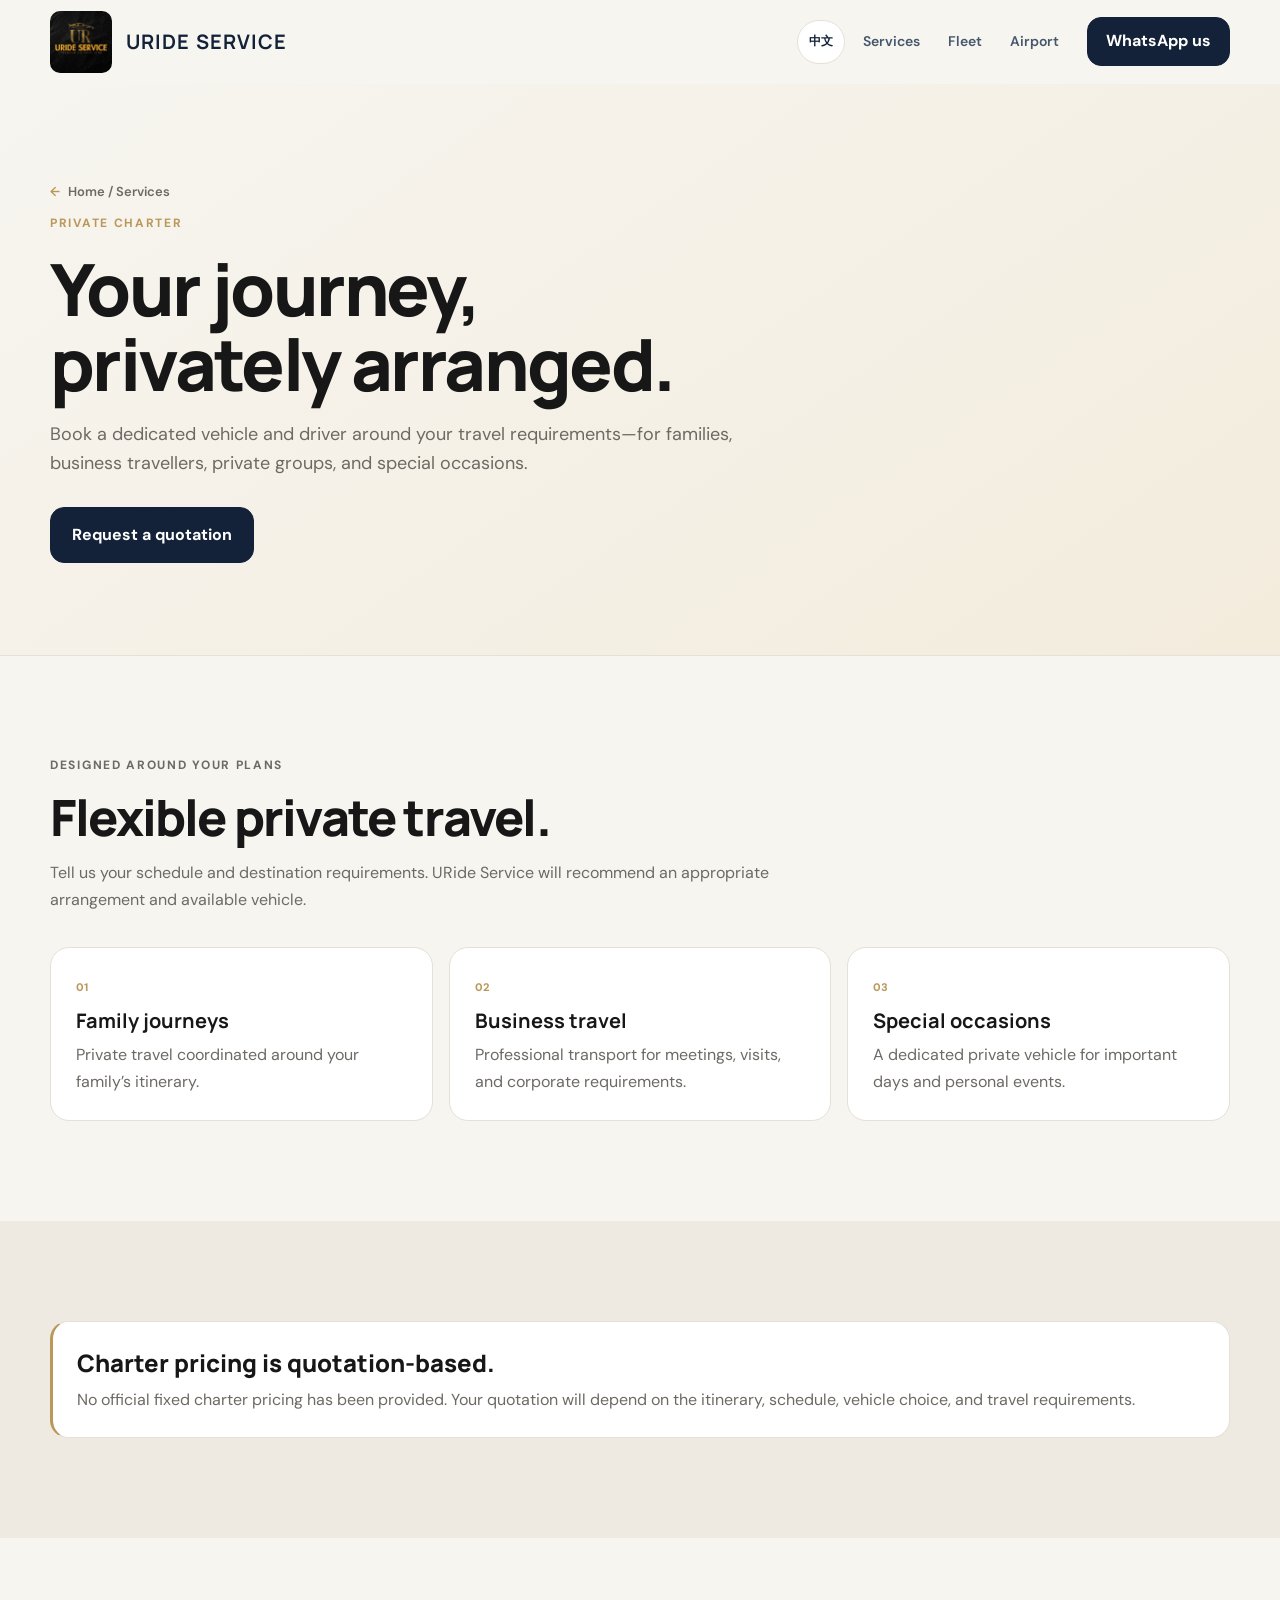
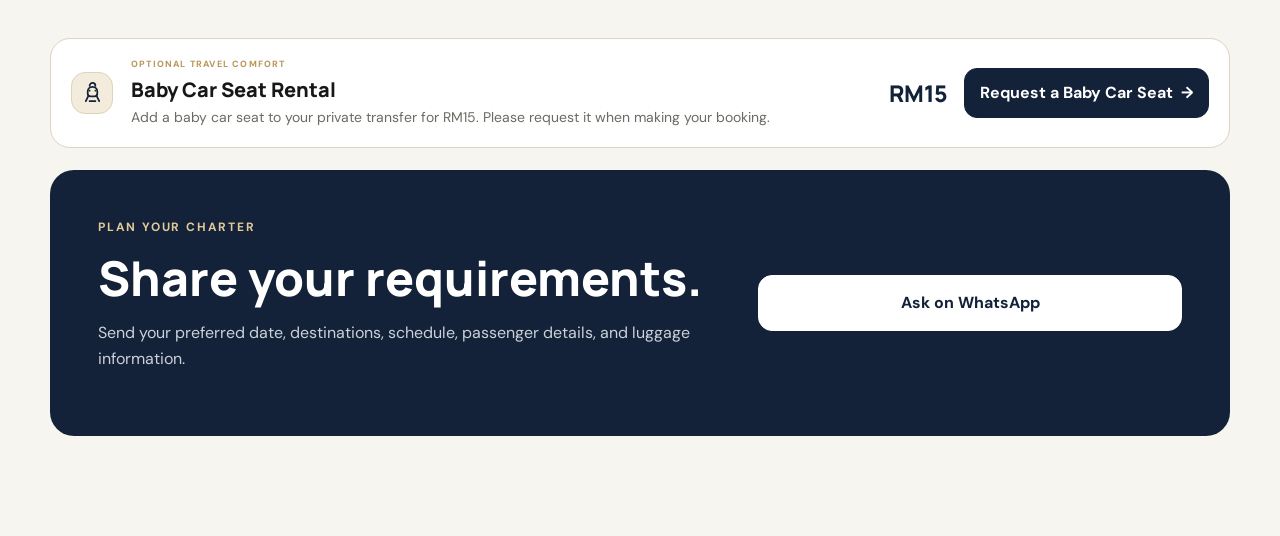
<file: services/private-charter/index.html>
<!doctype html><html lang="en"><head><meta charset="utf-8"><meta name="viewport" content="width=device-width,initial-scale=1"><meta name="theme-color" content="#F7F5F0"><meta name="description" content="Premium private vehicle and driver charter service from Ipoh."><title>Private Charter | URide Service</title><link rel="preconnect" href="https://fonts.googleapis.com"><link rel="preconnect" href="https://fonts.gstatic.com" crossorigin><link href="https://fonts.gstatic.com" crossorigin><link href="https://fonts.googleapis.com/css2?family=DM+Sans:wght@400;500;600;700&family=Manrope:wght@600;700;800&display=swap" rel="stylesheet"><link rel="stylesheet" href="../../styles.css"><script defer src="../../data.js"></script><script defer src="../../i18n.js"></script><script defer src="../../script.js"></script></head>
<body class="service-page"><header class="site-header" data-header><div class="container nav-wrap"><a class="brand" href="../../"><img src="../../public/images/uride-logo.png" alt="URide Service" width="500" height="500"></a><button class="menu-button" type="button" aria-label="Open menu" aria-expanded="false" aria-controls="site-menu" data-menu-button><svg viewBox="0 0 24 24"><path d="M4 7h16M4 12h16M4 17h16"/></svg></button><nav class="site-nav" id="site-menu" data-menu><a href="../../#services">Services</a><a href="../../#fleet">Fleet</a><a href="../airport-transfer/">Airport</a><a class="button button-small" href="https://wa.me/601163911017?text=Hi%20URide%20Service%2C%20I%20would%20like%20a%20private%20charter%20quotation." target="_blank" rel="noopener">WhatsApp us</a></nav></div></header>
<main id="main"><section class="service-hero"><div class="container"><a class="breadcrumb" href="../../"><span>←</span> Home / Services</a><p class="eyebrow">Private Charter</p><h1>Your journey,<br>privately arranged.</h1><p class="lead">Book a dedicated vehicle and driver around your travel requirements—for families, business travellers, private groups, and special occasions.</p><div class="service-hero-actions"><a class="button" href="https://wa.me/601163911017?text=Hi%20URide%20Service%2C%20I%20would%20like%20a%20private%20charter%20quotation." target="_blank" rel="noopener">Request a quotation</a></div></div></section>
<section class="detail-section"><div class="container"><div class="detail-heading"><p class="eyebrow">Designed around your plans</p><h2>Flexible private travel.</h2><p>Tell us your schedule and destination requirements. URide Service will recommend an appropriate arrangement and available vehicle.</p></div><div class="charter-grid"><article class="info-card"><span class="number">01</span><h3>Family journeys</h3><p>Private travel coordinated around your family’s itinerary.</p></article><article class="info-card"><span class="number">02</span><h3>Business travel</h3><p>Professional transport for meetings, visits, and corporate requirements.</p></article><article class="info-card"><span class="number">03</span><h3>Special occasions</h3><p>A dedicated private vehicle for important days and personal events.</p></article></div></div></section>
<section class="detail-section alt"><div class="container"><div class="notice-card"><h2>Charter pricing is quotation-based.</h2><p>No official fixed charter pricing has been provided. Your quotation will depend on the itinerary, schedule, vehicle choice, and travel requirements.</p></div></div></section>
<section class="detail-section service-footer-space"><div class="container"><div class="service-addon-reminder" data-travel-addons data-addon-compact></div><div class="page-cta"><div><p class="eyebrow light">Plan your charter</p><h2>Share your requirements.</h2><p>Send your preferred date, destinations, schedule, passenger details, and luggage information.</p></div><a class="button button-light" href="https://wa.me/601163911017?text=Hi%20URide%20Service%2C%20I%20would%20like%20a%20private%20charter%20quotation." target="_blank" rel="noopener">Ask on WhatsApp</a></div></div></section></main><div class="mobile-cta"><a href="https://wa.me/601163911017?text=Hi%20URide%20Service%2C%20I%20would%20like%20a%20private%20charter%20quotation." target="_blank" rel="noopener"><span>Private charter</span><b>Get a quote →</b></a></div></body></html>
</file>
<file: styles.css>
:root{--navy:#10233f;--blue:#2563eb;--blue-dark:#1749b5;--amber:#d97706;--ink:#12213a;--muted:#5f6f85;--surface:#f6f8fc;--line:#dfe6f0;--white:#fff;--shadow:0 18px 50px rgba(21,48,82,.11);--radius:24px;--container:1180px}*{box-sizing:border-box}html{scroll-behavior:smooth;scroll-padding-top:90px}body{margin:0;color:var(--ink);font-family:"DM Sans",sans-serif;font-size:16px;line-height:1.65;background:#fff}body.menu-open{overflow:hidden}a{color:inherit;text-decoration:none}button,a{touch-action:manipulation}svg{display:block;fill:none;stroke:currentColor;stroke-width:1.8;stroke-linecap:round;stroke-linejoin:round}.container{width:min(calc(100% - 40px),var(--container));margin:auto}.skip-link{position:fixed;z-index:200;top:12px;left:12px;padding:10px 16px;background:var(--navy);color:#fff;transform:translateY(-160%)}.skip-link:focus{transform:none}.site-header{height:76px;position:sticky;top:0;z-index:100;background:rgba(255,255,255,.92);border-bottom:1px solid transparent;backdrop-filter:blur(18px);transition:.2s}.site-header.scrolled{border-color:var(--line);box-shadow:0 8px 25px rgba(20,42,70,.06)}.nav-wrap{height:100%;display:flex;align-items:center;justify-content:space-between}.brand{display:inline-flex;align-items:center;gap:10px;font-family:Manrope,sans-serif;font-weight:800;font-size:21px;letter-spacing:-.6px}.brand small{font:600 10px/1 "DM Sans",sans-serif;letter-spacing:2.5px;text-transform:uppercase;display:block;color:var(--blue)}.brand-mark{width:39px;height:39px;border-radius:13px;background:var(--blue);color:#fff;display:grid;place-items:center}.brand-mark svg{width:25px}.menu-button{width:48px;height:48px;border:0;border-radius:13px;background:var(--surface);color:var(--navy);display:grid;place-items:center}.menu-button svg{width:25px}.site-nav{position:fixed;inset:76px 0 auto 0;padding:20px;background:#fff;box-shadow:0 18px 30px rgba(20,42,70,.12);display:none;flex-direction:column;gap:2px}.site-nav.open{display:flex}.site-nav>a:not(.button){padding:13px 6px;font-weight:600}.button{min-height:52px;padding:14px 21px;border:0;border-radius:14px;background:var(--blue);color:#fff;font-weight:700;display:inline-flex;align-items:center;justify-content:center;gap:9px;box-shadow:0 10px 25px rgba(37,99,235,.2);transition:background .2s,transform .2s,box-shadow .2s}.button:hover{background:var(--blue-dark);box-shadow:0 14px 30px rgba(37,99,235,.27)}.button:active{transform:scale(.98)}.button svg{width:19px}.button-small{min-height:44px;padding:10px 18px}.hero{position:relative;overflow:hidden;padding:56px 0 46px;background:linear-gradient(145deg,#fff 20%,#f2f6fd 100%)}.hero:before{content:"";position:absolute;width:420px;height:420px;border-radius:50%;background:#dbeafe;filter:blur(60px);opacity:.65;right:-180px;top:-190px}.hero-grid{position:relative;display:grid;gap:58px}.eyebrow{margin:0 0 14px;color:var(--blue);font-size:12px;font-weight:700;letter-spacing:1.7px;text-transform:uppercase}.eyebrow>span{display:inline-block;width:22px;height:2px;vertical-align:middle;background:var(--amber);margin-right:8px}.hero h1,.section h2,.contact-section h2{font-family:Manrope,sans-serif;letter-spacing:-2.3px;line-height:1.08;margin:0}.hero h1{font-size:clamp(43px,12vw,68px);max-width:650px}.hero h1 em{font-style:normal;color:var(--blue)}.hero-lead{font-size:18px;line-height:1.62;color:var(--muted);margin:23px 0 29px;max-width:590px}.hero-actions{display:flex;flex-direction:column;gap:14px;align-items:stretch}.text-link{min-height:48px;display:flex;align-items:center;justify-content:center;gap:8px;font-weight:700}.hero-notes{list-style:none;padding:0;margin:25px 0 0;display:flex;flex-direction:column;gap:10px;color:#40516a;font-size:14px}.hero-notes li{display:flex;align-items:center;gap:8px}.hero-notes svg{width:20px;color:var(--blue);stroke-width:2.5}.hero-visual{position:relative;min-height:370px;padding-top:24px}.route-card{position:relative;z-index:2;background:rgba(255,255,255,.96);padding:20px;border:1px solid var(--line);border-radius:20px;box-shadow:var(--shadow)}.route-top,.route-meta{display:flex;align-items:center;justify-content:space-between}.route-top{font-size:9px;font-weight:800;letter-spacing:1.1px;color:#718096}.live-dot{color:#18794e;letter-spacing:0}.live-dot:before{content:"";display:inline-block;width:7px;height:7px;margin-right:6px;background:#22c55e;border-radius:50%}.route-line{display:grid;grid-template-columns:auto 1fr auto;align-items:center;gap:12px;margin:19px 0}.route-line b{display:block;font:800 23px Manrope}.route-line small{display:block;color:var(--muted);font-size:10px}.align-right{text-align:right}.route-track{display:flex;align-items:center}.route-track i{height:1px;background:#b9c7d8;flex:1}.route-track svg{width:24px;color:var(--blue);margin:0 5px}.route-meta{border-top:1px solid var(--line);padding-top:14px;color:var(--muted);font-size:10px}.route-meta b{color:var(--ink)}.hero-car{position:absolute;z-index:1;width:115%;max-width:none;right:-7%;top:145px;filter:drop-shadow(0 30px 24px rgba(16,35,63,.14))}.floating-chip{position:absolute;z-index:3;left:-5px;bottom:4px;display:flex;align-items:center;gap:10px;background:#fff;border:1px solid var(--line);box-shadow:0 12px 30px rgba(16,35,63,.13);border-radius:15px;padding:10px 14px}.chip-icon{width:34px;height:34px;background:#eaf1ff;color:var(--blue);border-radius:10px;display:grid;place-items:center}.chip-icon svg{width:18px}.floating-chip small,.floating-chip b{display:block}.floating-chip small{font-size:9px;color:var(--muted)}.floating-chip b{font-size:12px}.trust-bar{border-top:1px solid var(--line);border-bottom:1px solid var(--line);background:#fff}.trust-grid{display:grid;grid-template-columns:1fr 1fr;padding:20px 0;gap:13px;color:#54657a;font-size:12px;font-weight:600}.trust-grid span:before{content:"";display:inline-block;width:5px;height:5px;border-radius:50%;background:var(--amber);margin:0 8px 2px 0}.section{padding:82px 0}.section-heading{display:grid;gap:16px;margin-bottom:38px}.section-heading h2,.center-heading h2,.route-content h2,.why-grid>div h2,.faq-grid>div h2{font-size:clamp(33px,8vw,50px)}.section-heading>p{max-width:480px;color:var(--muted);margin:0}.services-grid{display:grid;gap:15px}.service-card{position:relative;border:1px solid var(--line);border-radius:20px;padding:25px;background:#fff;min-height:225px;transition:.2s}.service-card:hover{transform:translateY(-3px);box-shadow:var(--shadow)}.service-card.service-featured{background:var(--navy);color:#fff;border:0}.service-card .icon{display:grid;place-items:center;width:47px;height:47px;border-radius:14px;background:#edf3ff;color:var(--blue);margin-bottom:24px}.service-featured .icon{background:rgba(255,255,255,.12);color:#fff}.icon svg{width:24px}.service-card h3,.vehicle-card h3,.steps h3,.benefit-grid h3{font:700 21px Manrope;margin:0 0 9px}.service-card p{color:var(--muted);margin:0}.service-featured p{color:#c7d3e6}.service-card a{display:inline-flex;align-items:center;gap:9px;margin-top:20px;color:#fff;font-weight:700}.card-tag{font-size:11px!important;color:var(--blue)!important;font-weight:700;letter-spacing:1.2px;text-transform:uppercase;margin-bottom:7px!important}.service-featured .card-tag{color:#8eb5ff!important}.route-section{background:var(--surface)}.route-feature{display:grid;gap:42px}.route-map{height:410px;position:relative;overflow:hidden;border-radius:var(--radius);background:linear-gradient(150deg,#18385d,#0c1d35)}.route-map:after{content:"";position:absolute;inset:0;background-image:linear-gradient(rgba(255,255,255,.04) 1px,transparent 1px),linear-gradient(90deg,rgba(255,255,255,.04) 1px,transparent 1px);background-size:34px 34px}.map-label{position:absolute;z-index:2;color:#fff;font:800 15px Manrope;letter-spacing:1px}.map-label i{display:block;width:14px;height:14px;border:4px solid #fff;background:var(--blue);border-radius:50%;box-shadow:0 0 0 5px rgba(255,255,255,.14)}.ipoh{top:75px;left:55px}.klia{bottom:63px;right:55px;text-align:right}.klia i{margin-left:auto}.map-path{position:absolute;z-index:1;left:68px;top:92px;width:calc(100% - 135px);height:260px;border-right:2px dashed rgba(255,255,255,.45);border-bottom:2px dashed rgba(255,255,255,.45);transform:skew(-28deg)}.plane{position:absolute;z-index:3;top:48%;left:53%;width:45px;height:45px;border-radius:50%;display:grid;place-items:center;color:#fff;background:var(--blue);box-shadow:0 8px 25px rgba(37,99,235,.45)}.plane svg{width:22px}.route-content>p:not(.eyebrow),.why-grid>div>p:not(.eyebrow),.faq-grid>div>p:not(.eyebrow){color:var(--muted);font-size:17px}.check-list{list-style:none;padding:0;margin:24px 0 30px}.check-list li{position:relative;padding:10px 0 10px 31px;border-bottom:1px solid var(--line)}.check-list li:before{content:"✓";position:absolute;left:0;color:var(--blue);font-weight:800}.fleet-section{background:#fff}.fleet-grid{display:grid;gap:20px}.vehicle-card{position:relative;overflow:hidden;border:1px solid var(--line);border-radius:22px;background:#fff}.vehicle-card.recommended{border-color:#9bb8ec;box-shadow:0 16px 40px rgba(37,99,235,.1)}.vehicle-badge{position:absolute;z-index:3;top:13px;right:13px;background:var(--blue);color:#fff;border-radius:999px;padding:6px 10px;font-size:10px;font-weight:700}.vehicle-art{height:210px;position:relative;overflow:hidden;background:linear-gradient(160deg,#edf2f8,#d7e1ee)}.vehicle-art:before{content:"";position:absolute;left:9%;right:9%;bottom:44px;height:65px;border-radius:45px 65px 16px 18px;background:linear-gradient(100deg,#9cacbf,#f7f9fb 42%,#9eacbd);box-shadow:0 20px 12px rgba(16,35,63,.18)}.vehicle-art:after{content:"";position:absolute;left:23%;right:23%;bottom:99px;height:43px;background:#203a57;clip-path:polygon(21% 0,75% 0,100% 100%,0 100%);border-radius:10px 15px 0 0}.vehicle-art span{position:absolute;z-index:2;bottom:69px;left:45%;font-size:7px;font-weight:800;color:var(--blue)}.vehicle-art.alphard:before{height:90px;border-radius:18px 25px 13px 14px}.vehicle-art.alphard:after{bottom:115px;height:50px;left:20%;right:20%;clip-path:polygon(12% 0,83% 0,100% 100%,0 100%)}.vehicle-art.staria:before{height:98px;border-radius:60px 60px 14px 14px}.vehicle-art.staria:after{bottom:120px;height:42px;left:25%;right:25%;clip-path:none;border-radius:30px 30px 5px 5px}.vehicle-body{padding:24px}.vehicle-body p:not(.card-tag){color:var(--muted);margin:0}.specs{display:flex;gap:18px;margin-top:20px;padding-top:17px;border-top:1px solid var(--line);font-size:12px;font-weight:600;color:#4c5c71}.specs span{display:flex;align-items:center;gap:6px}.specs svg{width:18px;color:var(--blue)}.fleet-note{text-align:center;color:var(--muted);font-size:12px;margin:23px auto 0;max-width:650px}.steps-section{background:var(--navy);color:#fff}.center-heading{text-align:center;max-width:680px;margin:0 auto 45px}.steps{list-style:none;padding:0;margin:0;display:grid;gap:30px}.steps li{text-align:center;position:relative}.steps li>span{display:grid;place-items:center;width:46px;height:46px;margin:0 auto 18px;border-radius:50%;background:rgba(255,255,255,.09);color:#8eb5ff;font-weight:700}.steps p{color:#b9c7da;margin:0 auto;max-width:300px}.why-grid{display:grid;gap:45px}.benefit-grid{display:grid;gap:1px;background:var(--line);border:1px solid var(--line);border-radius:22px;overflow:hidden}.benefit-grid article{background:#fff;padding:25px}.benefit-grid article>span{color:var(--amber);font-size:11px;font-weight:800}.benefit-grid p{color:var(--muted);margin:0}.faq-section{background:var(--surface)}.faq-grid{display:grid;gap:35px}.accordion details{border-bottom:1px solid #ccd6e4}.accordion summary{list-style:none;min-height:70px;padding:20px 42px 20px 0;display:flex;align-items:center;font:700 17px Manrope;position:relative;cursor:pointer}.accordion summary::-webkit-details-marker{display:none}.accordion summary span,.accordion summary span:after{position:absolute;right:4px;width:15px;height:2px;background:var(--blue);content:""}.accordion summary span:after{right:0;transform:rotate(90deg)}.accordion details[open] summary span:after{transform:rotate(0)}.accordion details p{color:var(--muted);margin:0;padding:0 15px 22px 0}.contact-section{padding:30px 0 70px}.contact-card{border-radius:27px;background:linear-gradient(130deg,#153a70,#2563eb);color:#fff;padding:35px 25px;display:grid;gap:28px;overflow:hidden;position:relative}.contact-card:after{content:"";position:absolute;width:250px;height:250px;border:45px solid rgba(255,255,255,.07);border-radius:50%;right:-130px;top:-140px}.contact-card h2{font-size:clamp(35px,10vw,55px)}.contact-card p:not(.eyebrow){color:#dbe8ff;margin:13px 0 0}.eyebrow.light{color:#bcd3ff}.button-light{background:#fff;color:var(--blue);box-shadow:none}.button-light:hover{background:#f0f5ff}.contact-actions{position:relative;z-index:2;display:flex;flex-direction:column;gap:10px}.contact-actions small{text-align:center;color:#c9daf7}footer{padding:60px 0 95px;background:#0b192d;color:#c2cede}.footer-grid{display:grid;gap:38px}.footer-brand{color:#fff;margin-bottom:18px}.footer-grid p{max-width:320px;color:#91a2b9}.footer-grid>div:not(:first-child){display:flex;flex-direction:column;gap:10px}.footer-grid b{color:#fff;margin-bottom:6px}.footer-grid a:not(.brand){font-size:14px}.footer-bottom{border-top:1px solid #25374e;margin-top:42px;padding-top:23px;display:flex;justify-content:space-between;font-size:12px;color:#8293aa}.mobile-cta{position:fixed;z-index:90;bottom:0;left:0;right:0;padding:10px 16px calc(10px + env(safe-area-inset-bottom));background:rgba(255,255,255,.95);border-top:1px solid var(--line);backdrop-filter:blur(16px)}.mobile-cta a{min-height:54px;border-radius:14px;background:var(--blue);color:#fff;display:flex;align-items:center;justify-content:space-between;padding:0 18px}.mobile-cta a>span{font-size:11px;opacity:.8}.mobile-cta b{font-size:15px}:focus-visible{outline:3px solid #f59e0b;outline-offset:3px}
@media(min-width:700px){.container{width:min(calc(100% - 64px),var(--container))}.hero{padding:75px 0 65px}.hero-actions{flex-direction:row;align-items:center}.text-link{padding:0 18px}.hero-notes{flex-direction:row;gap:24px}.services-grid{grid-template-columns:1fr 1fr}.service-featured{grid-column:span 2}.fleet-grid{grid-template-columns:repeat(2,1fr)}.steps{grid-template-columns:repeat(3,1fr)}.steps li:not(:last-child):after{content:"";position:absolute;top:23px;left:65%;width:70%;border-top:1px dashed #566b88}.benefit-grid{grid-template-columns:1fr 1fr}.contact-card{padding:55px}.footer-grid{grid-template-columns:2fr 1fr 1fr}.trust-grid{grid-template-columns:repeat(4,1fr)}.trust-grid span{text-align:center}}
@media(min-width:980px){.site-header{height:84px}.menu-button{display:none}.site-nav{position:static;padding:0;box-shadow:none;background:transparent;display:flex;align-items:center;flex-direction:row;gap:28px}.site-nav>a:not(.button){padding:10px 0;font-size:14px;color:#46576d}.hero{padding:90px 0 75px}.hero-grid{grid-template-columns:1.05fr .95fr;align-items:center;gap:65px}.hero-visual{min-height:445px}.route-card{margin-left:35px}.hero-car{top:165px}.floating-chip{bottom:25px}.section{padding:110px 0}.section-heading{grid-template-columns:1.2fr .8fr;align-items:end;margin-bottom:50px}.services-grid{grid-template-columns:1.25fr 1fr 1fr}.service-featured{grid-column:auto;grid-row:span 2}.service-card{min-height:240px}.route-feature{grid-template-columns:1fr 1fr;align-items:center;gap:85px}.route-map{height:550px}.fleet-grid{grid-template-columns:repeat(3,1fr)}.why-grid{grid-template-columns:.75fr 1.25fr;gap:80px;align-items:start}.faq-grid{grid-template-columns:.75fr 1.25fr;gap:100px}.contact-card{grid-template-columns:1.4fr .6fr;align-items:center;padding:60px 70px}.contact-actions{min-width:280px}.mobile-cta{display:none}footer{padding-bottom:35px}}
@media(prefers-reduced-motion:reduce){html{scroll-behavior:auto}*,*:before,*:after{transition:none!important;animation:none!important}}

/* Official brand, fleet photography, and reference fares */
.brand{gap:0}.brand img{display:block;width:54px;height:54px;object-fit:contain;border-radius:10px}.footer-brand img{width:112px;height:112px;border-radius:18px}.vehicle-art{height:auto;aspect-ratio:3/2;background:#f8f6f2}.vehicle-art:before,.vehicle-art:after{display:none}.vehicle-art img{display:block;width:100%;height:100%;object-fit:cover;object-position:center}.vehicle-link{display:inline-flex;align-items:center;min-height:44px;margin-top:18px;color:var(--blue);font-weight:700}.footer-phone{display:inline-flex;min-height:44px;align-items:center;color:#fff!important;font-weight:700}.fares-section{background:#fff}.fares-intro{display:grid;gap:18px;margin-bottom:32px}.fares-intro h2{font-size:clamp(34px,8vw,52px)}.fares-intro>p{color:var(--muted);margin:0;max-width:680px}.fare-table-wrap{border:1px solid var(--line);border-radius:22px;overflow:hidden;background:#fff;box-shadow:0 16px 45px rgba(21,48,82,.07)}.fare-table{width:100%;border-collapse:collapse;font-variant-numeric:tabular-nums}.fare-table th,.fare-table td{padding:16px 18px;text-align:left;border-bottom:1px solid var(--line)}.fare-table thead{background:var(--navy);color:#fff}.fare-table thead th{font-size:13px}.fare-table tbody th{font-weight:700}.fare-table tbody td{font-weight:700;color:var(--blue)}.fare-table tr:last-child th,.fare-table tr:last-child td{border-bottom:0}.surcharge-note{margin:22px 0;display:grid;gap:18px;padding:22px;border-radius:18px;background:var(--surface);border:1px solid var(--line)}.surcharge-note b,.surcharge-note span{display:block}.surcharge-note span{color:var(--muted);font-size:13px}.surcharge-note ul{list-style:none;padding:0;margin:0;display:grid;gap:9px}.surcharge-note li{display:flex;justify-content:space-between;gap:20px;font-size:13px}.surcharge-note li b{color:var(--ink)}
@media(max-width:699px){.fare-table-wrap{border:0;background:transparent;box-shadow:none;overflow:visible}.fare-table,.fare-table tbody,.fare-table tr,.fare-table th,.fare-table td{display:block;width:100%}.fare-table thead{display:none}.fare-table tbody{display:grid;gap:14px}.fare-table tr{border:1px solid var(--line);border-radius:18px;background:#fff;overflow:hidden;box-shadow:0 9px 24px rgba(21,48,82,.06)}.fare-table tbody th{padding:16px 18px;background:var(--navy);color:#fff;border:0}.fare-table tbody td{display:grid;grid-template-columns:minmax(0,1fr) auto;gap:16px;align-items:center;padding:12px 18px;border-bottom:1px solid var(--line);text-align:right}.fare-table tbody td:before{content:attr(data-label);color:var(--muted);font-weight:600;text-align:left}.fare-table tr:last-child td:not(:last-child){border-bottom:1px solid var(--line)}.vehicle-card{width:100%}.fleet-grid{grid-template-columns:1fr}.contact-actions .button{font-size:14px}.brand img{width:52px;height:52px}}
@media(min-width:700px){.fares-intro{grid-template-columns:.8fr 1.2fr;align-items:end}.surcharge-note{grid-template-columns:.7fr 1.3fr;align-items:start}.surcharge-note ul{grid-template-columns:repeat(3,1fr)}.surcharge-note li{display:block}.fleet-grid{grid-template-columns:repeat(2,1fr)}}
@media(min-width:980px){.brand img{width:62px;height:62px}.fleet-grid{grid-template-columns:repeat(3,1fr)}}

/* Premium hospitality identity */
:root{--navy:#132238;--blue:#132238;--blue-dark:#0b1625;--amber:#b9985a;--ink:#171717;--muted:#6d6a64;--surface:#f7f5f0;--line:#e5e0d8;--white:#fff;--shadow:0 16px 40px rgba(42,35,25,.07)}
body{background:var(--surface)}.site-header{background:rgba(247,245,240,.94)}.site-header.scrolled{box-shadow:0 6px 24px rgba(42,35,25,.05)}.menu-button{background:#eeeae2}.button{background:var(--navy);box-shadow:none;border:1px solid var(--navy)}.button:hover{background:#213552;border-color:var(--amber);box-shadow:none}.button-light{background:#fff;color:var(--navy);border-color:#fff}.button-light:hover{background:var(--surface);color:var(--navy);border-color:var(--amber)}.hero{background:linear-gradient(145deg,#f7f5f0 20%,#f3ecdd 100%)}.hero:before{background:#eadfc8;opacity:.5}.hero h1 em,.eyebrow,.hero-notes svg,.route-track svg,.chip-icon,.plane,.card-tag,.vehicle-link,.accordion summary span,.accordion summary span:after{color:var(--amber)}.plane{color:#fff;background:var(--amber);box-shadow:none}.chip-icon{background:#f3ecdd}.live-dot{color:#56705e}.live-dot:before{background:#718b76}.trust-bar,.service-card,.vehicle-card,.benefit-grid article{background:#fff}.trust-grid span:before{background:var(--amber)}.service-card{box-shadow:none}.service-card:hover{border-color:#cdbb98;box-shadow:0 14px 34px rgba(42,35,25,.06)}.service-card.service-featured{background:var(--navy)}.service-card .icon{background:#f3ecdd;color:var(--navy)}.service-featured .icon{background:rgba(185,152,90,.16);color:#d8bd88}.service-featured .card-tag{color:#d8bd88!important}.service-cta{display:flex;align-items:center;justify-content:space-between;min-height:44px;margin-top:20px;color:var(--navy);font-weight:700}.service-featured .service-cta{color:#fff}.service-cta b{color:var(--amber);font-size:20px}.route-section,.faq-section{background:#eeeae2}.route-map,.steps-section{background:var(--navy)}.map-label i{background:var(--amber)}.vehicle-card.recommended{border-color:#cdbb98;box-shadow:0 12px 32px rgba(42,35,25,.06)}.vehicle-badge{background:var(--navy);color:#fff}.contact-card{background:var(--navy)}.contact-card:after{border-color:rgba(185,152,90,.1)}.mobile-cta a{background:var(--navy)}footer{background:#0d1828}.fare-table thead,.fare-table tbody th{background:var(--navy)}.fare-table tbody td{color:var(--navy)}:focus-visible{outline-color:var(--amber)}

/* Service detail pages */
.service-page{background:var(--surface)}.service-page .site-header{position:sticky}.service-page .brand img{width:54px;height:54px}.service-hero{padding:64px 0 70px;background:linear-gradient(145deg,#f7f5f0,#f3ecdd);border-bottom:1px solid var(--line)}.breadcrumb{display:inline-flex;align-items:center;gap:8px;min-height:44px;color:var(--muted);font-size:13px;font-weight:600}.breadcrumb span{color:var(--amber)}.service-hero h1{font:800 clamp(42px,11vw,72px)/1.04 Manrope,sans-serif;letter-spacing:-2.6px;margin:18px 0}.service-hero .lead{max-width:720px;color:var(--muted);font-size:18px}.service-hero-actions{display:flex;flex-direction:column;gap:12px;margin-top:28px}.detail-section{padding:76px 0}.detail-section.alt{background:#eeeae2}.detail-heading{max-width:720px;margin-bottom:34px}.detail-heading h2{font:800 clamp(32px,8vw,50px)/1.08 Manrope,sans-serif;letter-spacing:-1.8px;margin:0}.detail-heading p{color:var(--muted)}.destination-grid{display:grid;gap:16px}.destination-card{overflow:hidden;background:#fff;border:1px solid var(--line);border-radius:20px}.destination-head{padding:22px;border-bottom:1px solid var(--line)}.destination-head p{margin:0 0 4px;color:var(--amber);font-size:10px;font-weight:800;text-transform:uppercase;letter-spacing:1.5px}.destination-head h2{margin:0;font:800 24px Manrope,sans-serif;letter-spacing:-.7px}.destination-head span{display:block;color:var(--muted);font-size:13px;margin-top:4px}.price-list{margin:0;padding:8px 22px}.price-list div{display:flex;align-items:center;justify-content:space-between;gap:18px;padding:12px 0;border-bottom:1px solid var(--line)}.price-list div:last-child{border:0}.price-list dt{font-size:13px;color:var(--muted)}.price-list dd{margin:0;font-weight:800;font-variant-numeric:tabular-nums}.card-cta{min-height:52px;padding:12px 22px;background:#faf8f4;border-top:1px solid var(--line);display:flex;align-items:center;justify-content:space-between;color:var(--navy);font-weight:700}.card-cta span{color:var(--amber);font-size:20px}.card-cta:hover{background:#f3ecdd}.page-fleet{display:grid;gap:16px}.page-fleet article{display:grid;grid-template-columns:100px 1fr;align-items:center;background:#fff;border:1px solid var(--line);border-radius:18px;overflow:hidden}.page-fleet img{width:100px;height:100%;min-height:100px;object-fit:cover}.page-fleet div{padding:16px}.page-fleet h3{margin:0 0 4px;font:700 17px Manrope}.page-fleet p{margin:0;color:var(--muted);font-size:13px}.notice-card{padding:24px;background:#fff;border:1px solid var(--line);border-left:3px solid var(--amber);border-radius:18px}.notice-card h2{font:800 24px Manrope;margin:0 0 8px}.notice-card p{color:var(--muted);margin:0}.page-cta{padding:34px 24px;border-radius:24px;background:var(--navy);color:#fff;display:grid;gap:24px}.page-cta h2{font:800 clamp(30px,8vw,48px)/1.08 Manrope;margin:0}.page-cta p{color:#cbd1d9}.charter-grid,.experience-grid{display:grid;gap:16px}.info-card{padding:25px;background:#fff;border:1px solid var(--line);border-radius:19px}.info-card .number{color:var(--amber);font-size:11px;font-weight:800}.info-card h3{font:700 20px Manrope;margin:8px 0}.info-card p{margin:0;color:var(--muted)}.price-feature{padding:32px;background:#fff;border:1px solid var(--line);border-radius:22px;text-align:center}.price-feature strong{display:block;font:800 clamp(46px,13vw,72px) Manrope;color:var(--navy)}.price-feature span{color:var(--muted)}.tour-placeholder{display:grid;gap:24px;overflow:hidden;background:#fff;border:1px solid var(--line);border-radius:22px}.tour-visual{min-height:260px;background:linear-gradient(150deg,#132238,#273c55);position:relative}.tour-visual:before{content:"";position:absolute;inset:20% 12%;border:1px solid rgba(185,152,90,.55);border-radius:50% 50% 10% 10%;transform:rotate(-8deg)}.tour-visual:after{content:"CURATED AROUND YOU";position:absolute;left:28px;bottom:25px;color:#d8bd88;font-size:10px;font-weight:800;letter-spacing:1.7px}.tour-copy{padding:0 25px 28px}.tour-copy h2{font:800 28px Manrope;margin:0 0 10px}.tour-copy p{color:var(--muted)}.service-footer-space{padding-bottom:92px}
@media(min-width:700px){.service-hero-actions{flex-direction:row}.destination-grid{grid-template-columns:repeat(2,1fr)}.page-fleet{grid-template-columns:repeat(3,1fr)}.page-fleet article{grid-template-columns:1fr}.page-fleet img{width:100%;height:190px}.charter-grid,.experience-grid{grid-template-columns:repeat(2,1fr)}.page-cta{grid-template-columns:1.2fr .8fr;align-items:center;padding:48px}.tour-placeholder{grid-template-columns:1fr 1fr;align-items:center}.tour-copy{padding:35px}}
@media(min-width:980px){.service-hero{padding:86px 0 92px}.detail-section{padding:100px 0}.destination-grid{grid-template-columns:repeat(3,1fr)}.charter-grid{grid-template-columns:repeat(3,1fr)}.service-page .brand img{width:62px;height:62px}}

/* Centralized vehicle capacity presentation */
.capacity-list{display:grid;gap:5px;margin-top:13px;padding-top:13px;border-top:1px solid var(--line);color:var(--muted);font-size:12px;line-height:1.4}.capacity-list span{display:block}.capacity-disclaimer{max-width:780px;margin:20px auto 0;color:var(--muted);font-size:12px;text-align:center}.price-list dt b{display:block;color:var(--ink);font-size:13px}.price-list dt small{display:block;margin-top:5px;color:var(--muted);font-size:10px;line-height:1.45}.price-list dd{white-space:nowrap}.range-note{margin:0;padding:0 22px 15px;color:var(--muted);font-size:11px;line-height:1.45}.page-fleet .capacity-list{margin-top:10px}.page-fleet .capacity-list span{font-size:11px}

/* Airport destination quick navigation */
.destination-selector{margin:-6px 0 28px;padding:20px;background:#fff;border:1px solid var(--line);border-radius:20px}.selector-heading{display:flex;align-items:center;gap:12px;margin-bottom:16px}.selector-mark{display:grid;place-items:center;width:36px;height:36px;border-radius:50%;background:#f3ecdd;color:var(--navy);font-weight:800}.selector-heading p{margin:0;color:var(--amber);font-size:9px;font-weight:800;letter-spacing:1.4px;text-transform:uppercase}.selector-heading h3{margin:1px 0 0;font:700 18px Manrope,sans-serif}.destination-chips{display:flex;flex-wrap:wrap;gap:8px}.destination-chip{min-height:44px;padding:9px 14px;border:1px solid var(--line);border-radius:999px;background:#faf8f4;color:var(--navy);font:600 12px "DM Sans",sans-serif;line-height:1.25;cursor:pointer;transition:background .2s,border-color .2s,color .2s}.destination-chip:hover{border-color:var(--amber);background:#f3ecdd}.destination-chip:active,.destination-chip.is-selected{background:var(--navy);border-color:var(--navy);color:#fff}.destination-card{scroll-margin-top:100px;transition:border-color .25s,box-shadow .25s,background-color .25s}.destination-card.is-highlighted{border-color:var(--amber);box-shadow:0 0 0 3px rgba(185,152,90,.15),0 16px 38px rgba(42,35,25,.08)}
@media(min-width:700px){.destination-selector{padding:24px}.destination-chip{font-size:13px;padding-inline:16px}}

/* Language switch and fare direction */
.language-switch{min-width:46px;height:44px;margin-left:auto;margin-right:8px;padding:0 11px;border:1px solid var(--line);border-radius:999px;background:#fff;color:var(--navy);font:700 12px "DM Sans",sans-serif;cursor:pointer}.language-switch:hover{border-color:var(--amber);background:#f3ecdd}.fare-direction{display:inline-block;margin-top:10px;padding:5px 9px;border:1px solid #dfd4bf;border-radius:999px;background:#f7f2e8;color:var(--navy);font-size:9px;line-height:1;letter-spacing:1px;text-transform:uppercase}html[lang="zh-CN"] .fare-direction{letter-spacing:.08em}
@media(min-width:980px){.language-switch{order:2;margin-left:auto;margin-right:18px}.site-nav{order:3}.menu-button{order:4}}

/* Photography-led mobile homepage and editorial Day Tours */
.hero-photo{min-height:360px;padding:0;border-radius:24px;overflow:hidden;box-shadow:0 18px 48px rgba(42,35,25,.12)}
.hero-photo-image{position:absolute;inset:0;width:100%;height:100%;object-fit:cover}
.hero-photo>.route-card,.hero-photo>.hero-car,.hero-photo>.floating-chip{display:none}
.review-image-label{position:absolute;left:14px;bottom:14px;z-index:4;padding:6px 9px;border-radius:999px;background:rgba(19,34,56,.82);color:#fff;font-size:9px;line-height:1.2;letter-spacing:.3px;backdrop-filter:blur(8px)}
.travel-strip .trust-grid{display:flex;gap:8px;overflow-x:auto;scrollbar-width:none;padding:14px 0}.travel-strip .trust-grid::-webkit-scrollbar{display:none}.travel-strip .trust-grid span{flex:0 0 auto;min-height:40px;display:flex;align-items:center;padding:0 13px;border:1px solid var(--line);border-radius:999px;background:#fff;font-size:11px}.travel-strip .trust-grid span:before{display:none}
.journey-banner{position:relative;min-height:560px;display:flex;align-items:flex-end;overflow:hidden}.journey-banner>img,.journey-banner-shade{position:absolute;inset:0;width:100%;height:100%}.journey-banner>img{object-fit:cover}.journey-banner-shade{background:linear-gradient(180deg,rgba(19,34,56,.06),rgba(19,34,56,.82))}.journey-banner-copy{position:relative;z-index:2;color:#fff;padding-top:80px;padding-bottom:64px}.journey-banner-copy h2{max-width:650px;margin:0;font:800 clamp(38px,10vw,62px)/1.05 Manrope,sans-serif;letter-spacing:-2px}.journey-banner-copy p:not(.eyebrow){font-size:18px;margin:14px 0 26px;color:#f3ecdd}
.tour-preview-grid{display:grid;gap:18px}.tour-preview-card{position:relative;min-height:440px;overflow:hidden;border-radius:24px;background:var(--navy);color:#fff}.tour-preview-card img,.tour-preview-shade{position:absolute;inset:0;width:100%;height:100%}.tour-preview-card img{object-fit:cover;transition:transform .35s ease}.tour-preview-shade{background:linear-gradient(180deg,transparent 24%,rgba(13,24,40,.93))}.tour-preview-copy{position:absolute;inset:auto 24px 24px;display:flex;flex-direction:column;align-items:flex-start}.tour-preview-copy small{color:#ead4a8;font-weight:700;letter-spacing:1.5px;text-transform:uppercase}.tour-preview-copy strong{font:800 27px/1.15 Manrope;margin:7px 0 10px}.tour-preview-copy ul{list-style:none;padding:0;margin:0 0 12px;display:grid;gap:3px;color:#f3ecdd;font-size:12px}.tour-preview-copy li:before{content:"·";margin-right:7px;color:#d8bd88}.tour-preview-copy>span{min-height:44px;display:flex;align-items:center;font-weight:700;border-bottom:1px solid #d8bd88}.tour-preview-card:hover img{transform:scale(1.035)}
.tour-page-hero{position:relative;min-height:calc(100dvh - 76px);display:flex;align-items:flex-end;overflow:hidden;color:#fff}.tour-page-hero>img,.tour-page-hero-shade{position:absolute;inset:0;width:100%;height:100%}.tour-page-hero>img{object-fit:cover}.tour-page-hero-shade{background:linear-gradient(180deg,rgba(13,24,40,.08),rgba(13,24,40,.86))}.tour-page-hero-copy{position:relative;z-index:2;padding-top:100px;padding-bottom:80px}.tour-page-hero-copy h1{font:800 clamp(46px,13vw,84px)/.98 Manrope,sans-serif;letter-spacing:-3px;margin:18px 0}.tour-page-hero-copy>p:not(.eyebrow){max-width:580px;font-size:18px;color:#f3ecdd}.breadcrumb-light{color:#fff}.hero-review-label{right:14px;left:auto}.tour-intro-grid{display:grid;gap:20px}.tour-intro-grid h2{font:800 clamp(34px,9vw,58px)/1.06 Manrope;margin:0;letter-spacing:-2px}.tour-intro-grid p{max-width:600px;color:var(--muted);font-size:17px}.tour-stories{display:grid;gap:32px}.tour-story{scroll-margin-top:100px;overflow:hidden;border:1px solid var(--line);border-radius:25px;background:#fff}.tour-story-image{position:relative;min-height:300px}.tour-story-image img{position:absolute;inset:0;width:100%;height:100%;object-fit:cover}.tour-story-copy{padding:28px}.tour-duration{margin:0 0 8px;color:var(--amber);font-size:12px;font-weight:800;letter-spacing:1.6px;text-transform:uppercase}.tour-story-copy h2{font:800 clamp(30px,8vw,48px)/1.08 Manrope;margin:0;letter-spacing:-1.7px}.tour-description{color:var(--muted);font-size:17px}.tour-highlights{margin:25px 0}.tour-highlights h3{font:700 16px Manrope;margin:0 0 12px}.tour-highlights ul{list-style:none;padding:0;margin:0;display:grid;grid-template-columns:1fr;gap:8px}.tour-highlights li{display:flex;align-items:center;gap:10px;min-height:34px;color:#343434}.tour-highlights li:before{content:"";width:5px;height:5px;flex:0 0 5px;border-radius:50%;background:var(--amber)}.tour-highlights li>span{font-size:15px;line-height:1}.tour-highlights li:has(>span):before{display:none}.tour-note{margin:0 0 18px;padding:14px 16px;border-left:2px solid var(--amber);background:#f7f2e8;color:var(--muted);font-size:12px}.tour-story-copy .button{width:100%;margin-top:10px}
@media(min-width:700px){.travel-strip .trust-grid{display:grid;overflow:visible}.tour-preview-grid{grid-template-columns:repeat(3,1fr)}.tour-intro-grid{grid-template-columns:1fr 1fr;align-items:end}.tour-story{display:grid;grid-template-columns:1.08fr .92fr;align-items:stretch}.tour-story-reverse .tour-story-image{order:2}.tour-story-image{min-height:560px}.tour-story-copy{padding:48px;display:flex;flex-direction:column;justify-content:center}.tour-highlights ul{grid-template-columns:1fr 1fr}.tour-story-copy .button{width:max-content}.journey-banner{min-height:620px}}
@media(min-width:980px){.hero-photo{min-height:500px}.travel-strip .trust-grid{grid-template-columns:repeat(4,1fr)}.tour-preview-card{min-height:520px}.tour-page-hero{min-height:700px}.tour-page-hero-copy{padding-bottom:110px}}
@media(max-width:699px){.hero{padding-top:28px}.hero-grid{gap:32px}.hero-photo{min-height:420px;border-radius:20px}.hero-photo-image{object-position:30% center}.journey-banner>img{object-position:35% center}.fleet-section .vehicle-art{height:230px}.fleet-section .vehicle-art img{object-fit:contain;padding:4px}.tour-preview-card{min-height:440px}.tour-page-hero>img{object-position:43% center}}

/* Unified photographic service collection and featured route detail poster */
.services-grid-photographic{grid-template-columns:1fr;grid-auto-flow:row;align-items:stretch}.service-card-photo{min-height:0;padding:0;overflow:hidden;display:flex;flex-direction:column}.service-card-image{position:relative;display:block;width:100%;aspect-ratio:1/1;flex:0 0 auto;overflow:hidden;background:#eeeae2}.service-card-image img{display:block;width:100%;height:100%;object-fit:cover;object-position:center}.service-card-image-kl img{object-position:center top}.service-card-body{display:flex;flex:1;flex-direction:column;min-height:220px;padding:22px}.service-card-body>strong{font:700 21px Manrope,sans-serif;margin-bottom:8px}.service-card-body .service-description{color:var(--muted)}.service-card-body .service-cta{margin-top:auto;padding-top:16px}.service-card:active{transform:scale(.99)}
.featured-route-poster{display:block;width:100%;max-width:310px;margin:auto}.route-poster-media{position:relative;display:block;overflow:hidden;border-radius:18px;background:#111;box-shadow:0 18px 40px rgba(42,35,25,.12)}.route-poster-media img{display:block;width:100%;height:auto;object-fit:contain}.poster-full-link{display:block;width:100%;cursor:zoom-in}.featured-route-section{background:#fff}.featured-route-detail{display:grid;gap:28px;align-items:center}.featured-route-detail>.route-poster-media{width:min(100%,440px);margin:auto}.featured-route-panel{padding:26px;border:1px solid var(--line);border-radius:22px;background:var(--surface)}.featured-route-panel h3{font:800 clamp(28px,7vw,42px)/1.08 Manrope,sans-serif;margin:0 0 14px;letter-spacing:-1.4px}.featured-route-panel>p:not(.card-tag){color:var(--muted)}.featured-route-actions{display:grid;gap:10px;margin-top:22px}.button-outline{background:transparent;color:var(--navy);border-color:var(--navy)}.button-outline:hover{background:#fff;color:var(--navy);border-color:var(--amber)}
@media(min-width:700px){.services-grid-photographic{grid-template-columns:repeat(2,minmax(0,1fr))}.featured-route-detail{grid-template-columns:minmax(280px,.8fr) 1.2fr;gap:50px}.featured-route-actions{grid-template-columns:max-content max-content}}

/* Airport journey storytelling */
.hero-departure-board{position:absolute;z-index:4;top:18px;left:18px;right:18px;display:flex;align-items:center;gap:11px;max-width:310px;padding:11px 13px;border:1px solid rgba(255,255,255,.28);border-radius:14px;background:rgba(13,24,40,.82);color:#fff;box-shadow:0 12px 30px rgba(13,24,40,.18);backdrop-filter:blur(10px)}
.departure-plane{display:grid;place-items:center;width:36px;height:36px;flex:0 0 36px;border-radius:10px;background:var(--amber);color:#fff}.departure-plane svg{width:19px}.hero-departure-board small,.hero-departure-board b{display:block}.hero-departure-board small{color:#ead4a8;font-size:8px;letter-spacing:1.2px}.hero-departure-board b{font:700 12px/1.3 Manrope,sans-serif;margin-top:2px}
.travel-strip .trust-grid span{gap:8px}.travel-strip .trust-grid svg{width:17px;height:17px;flex:0 0 17px;color:var(--amber);stroke-width:1.8}
.service-card-image{position:relative}.service-card-image:after{content:"";position:absolute;left:18px;right:18px;bottom:14px;height:1px;background:linear-gradient(90deg,#d8bd88 0 44%,transparent 44% 50%,#d8bd88 50% 94%,transparent 94%);opacity:.9}.service-card-image:before{content:"";position:absolute;z-index:2;right:17px;bottom:10px;width:8px;height:8px;border:2px solid #fff;border-radius:50%;background:var(--amber);box-shadow:0 0 0 4px rgba(19,34,56,.28)}
.fleet-section{position:relative;overflow:hidden;background:linear-gradient(180deg,#efe8db 0,#f7f5f0 100%)}.fleet-section:before{content:"";position:absolute;width:520px;height:220px;right:-150px;top:40px;border:1px dashed rgba(185,152,90,.35);border-left:0;border-radius:0 0 180px 0;transform:rotate(-8deg);pointer-events:none}.fleet-section .container{position:relative}.vehicle-card{border-color:#d8cfbf;box-shadow:0 16px 38px rgba(42,35,25,.07)}.vehicle-art{isolation:isolate}.vehicle-art:after{display:block;content:"";position:absolute;inset:auto 0 0;height:42%;background:linear-gradient(transparent,rgba(13,24,40,.22));pointer-events:none}.vehicle-journey-badge{position:absolute!important;z-index:4!important;left:14px!important;bottom:14px!important;display:flex!important;align-items:center;gap:7px;padding:7px 10px;border:1px solid rgba(255,255,255,.35);border-radius:999px;background:rgba(19,34,56,.84);color:#fff!important;font-size:9px!important;font-weight:700;letter-spacing:.5px;text-transform:uppercase;backdrop-filter:blur(7px)}.vehicle-journey-badge svg{width:14px;height:14px;color:#d8bd88}.vehicle-body{border-top:2px solid #d8bd88}.capacity-list{background:#f7f2e8;border:1px solid #e6dac4;border-radius:13px;padding:12px!important}.vehicle-link{border-bottom:1px solid #cdbb98}
@media(max-width:699px){.hero{padding:0;background:var(--navy)}.hero:before{display:none}.hero .container{width:100%}.hero-grid{position:relative;min-height:760px;display:flex;align-items:flex-end;padding:0 20px 44px}.hero-photo{position:absolute;inset:0;min-height:0!important;border-radius:0;box-shadow:none}.hero-photo:after{content:"";position:absolute;inset:0;background:linear-gradient(180deg,rgba(13,24,40,.02) 15%,rgba(13,24,40,.18) 43%,rgba(13,24,40,.92) 76%,#0d1828 100%)}.hero-photo-image{object-position:48% center}.hero-departure-board{top:22px;left:20px;right:20px}.hero-copy{position:relative;z-index:6;color:#fff}.hero .eyebrow{color:#ead4a8}.hero h1{font-size:46px;max-width:340px}.hero h1 em{color:#d8bd88}.hero-lead{margin:15px 0 20px;color:#f3ecdd;font-size:17px}.hero-actions{gap:8px}.hero-actions .button{background:#fff;color:var(--navy);border-color:#fff}.hero-actions .text-link{color:#fff}.hero-notes{margin-top:17px;color:#f3ecdd;gap:7px}.hero-notes svg{color:#d8bd88}.travel-strip{background:#f7f5f0}.fleet-section .section-heading{padding-right:20px}.vehicle-art{height:250px!important}.vehicle-art img{padding:0!important;object-fit:cover!important}}
@media(min-width:700px){.hero-departure-board{top:22px;left:22px}.fleet-section .section-heading:after{content:"IPOH  · · ·  KLIA";align-self:end;color:var(--amber);font-size:10px;font-weight:800;letter-spacing:2px;text-align:right}}

/* Premium airport visual language */
.airport-label{display:flex;align-items:center;gap:8px}.airport-label svg{width:17px;height:17px;flex:0 0 17px;color:var(--amber)}
.section-flight-line{display:flex;align-items:center;gap:9px;margin:-14px 0 28px;color:var(--navy);font-size:9px;font-weight:800;letter-spacing:1.3px}.section-flight-line i{height:1px;flex:1;background-image:linear-gradient(90deg,var(--amber) 45%,transparent 45%);background-size:8px 1px}.section-flight-line svg{width:18px;color:var(--amber)}
.terminal-micro-label{display:inline-flex;align-items:center;width:max-content;max-width:100%;margin:0 0 7px;padding:5px 8px;border:1px solid #ded3c0;border-radius:5px;background:#f7f2e8;color:var(--navy);font-size:8px;font-weight:800;letter-spacing:1.05px;line-height:1.2}.service-featured .terminal-micro-label{border-color:rgba(216,189,136,.5);background:rgba(19,34,56,.74);color:#f3e3c3}
.terminal-sign-row{display:inline-flex;align-items:center;gap:8px;margin-bottom:20px;padding:8px 10px;border:1px solid rgba(255,255,255,.26);border-radius:7px;background:rgba(13,24,40,.74);color:#fff;font-size:9px;letter-spacing:1px;backdrop-filter:blur(8px)}.terminal-sign-row span{color:#e4c98f}.terminal-sign-row i{color:#d8bd88;font-style:normal}.terminal-sign-row b{font-size:10px}
.premium-flight-track{display:grid;grid-template-columns:auto minmax(12px,1fr) 20px minmax(12px,1fr) auto;align-items:center;gap:7px;margin:22px 0;padding:14px 15px;border:1px solid #ded3c0;border-radius:12px;background:#f7f2e8}.premium-flight-track span b,.premium-flight-track span small{display:block}.premium-flight-track span b{font:800 12px Manrope,sans-serif}.premium-flight-track span small{color:var(--muted);font-size:7px;letter-spacing:1px}.premium-flight-track i{height:1px;background-image:linear-gradient(90deg,var(--amber) 45%,transparent 45%);background-size:7px 1px}.premium-flight-track svg{width:20px;color:var(--amber)}
.terminal-route-board{display:grid;grid-template-columns:auto minmax(72px,1fr) auto;align-items:center;gap:10px;width:min(100%,610px);margin:28px 0;padding:15px 16px;border:1px solid #d9cdb8;border-radius:13px;background:#fff;box-shadow:0 12px 28px rgba(42,35,25,.05)}.terminal-code small,.terminal-code b{display:block}.terminal-code small{color:var(--amber);font-size:7px;font-weight:800;letter-spacing:1.2px}.terminal-code b{font:800 12px Manrope,sans-serif;margin-top:2px}.terminal-route-line{display:flex;align-items:center}.terminal-route-line i{height:1px;flex:1;background-image:linear-gradient(90deg,var(--amber) 45%,transparent 45%);background-size:7px 1px}.terminal-route-line svg{width:20px;margin:0 6px;color:var(--amber)}
.service-hero .terminal-route-board{background:#faf8f4}.detail-heading .terminal-route-board{margin-top:22px;margin-bottom:20px}.contact-card .eyebrow.light,.page-cta .eyebrow.light{letter-spacing:1.8px;color:#e1c999}
@media(max-width:699px){.section-flight-line{margin-top:-8px}.terminal-micro-label{font-size:7px}.terminal-sign-row{margin-bottom:14px}.premium-flight-track{margin:18px 0}.terminal-route-board{grid-template-columns:auto minmax(58px,1fr) auto;padding:13px 12px}.terminal-code b{font-size:10px}.terminal-route-line svg{width:17px;margin-inline:4px}}
@media(min-width:980px){.services-grid-photographic{grid-template-columns:repeat(3,minmax(0,1fr))}.featured-route-poster{max-width:300px}.featured-route-detail{grid-template-columns:440px 1fr;gap:72px}.featured-route-panel{padding:44px}}

/* Premium illustrated Ipoh-to-airport journey map */
.route-illustration{position:relative;isolation:isolate;margin:0;overflow:hidden;border:1px solid rgba(216,189,136,.34);border-radius:28px;background:linear-gradient(145deg,#172a45 0%,#0d1828 78%);box-shadow:0 24px 54px rgba(19,34,56,.16);color:#fff}
.route-illustration:after{content:"";position:absolute;inset:0;z-index:-1;background:radial-gradient(circle at 80% 18%,rgba(185,152,90,.16),transparent 28%),radial-gradient(circle at 18% 78%,rgba(255,255,255,.07),transparent 32%);pointer-events:none}
.route-board-heading{display:flex;align-items:center;justify-content:space-between;gap:16px;padding:18px 20px;border-bottom:1px solid rgba(255,255,255,.11);background:rgba(4,12,23,.2);font-size:10px;letter-spacing:1.35px}
.route-board-heading span{color:#d8bd88;font-weight:800}.route-board-heading b{font-size:11px;letter-spacing:1px;text-align:right}
.route-map-art{width:100%;height:auto;min-height:330px;overflow:visible;color:#f7f5f0}
.route-map-art defs path{stroke:rgba(255,255,255,.055);stroke-width:1}.route-grid{stroke:none}.map-contour{fill:none;stroke:rgba(255,255,255,.08);stroke-width:2}.route-clouds{fill:none;stroke:rgba(243,236,221,.27);stroke-width:2}
.journey-path-shadow{fill:none;stroke:rgba(0,0,0,.24);stroke-width:7}.journey-path{fill:none;stroke:#d8bd88;stroke-width:3;stroke-dasharray:8 10}
.pickup-point .location-pin,.airport-point .location-pin{fill:#f3ecdd;stroke:#b9985a;stroke-width:3}.pickup-point circle,.airport-point circle{fill:#132238;stroke:#b9985a;stroke-width:2}.home-icon,.terminal-icon{fill:none;stroke:#f7f5f0;stroke-width:2.8}.pickup-point text,.airport-point text{fill:#fff;stroke:none;font:800 24px Manrope,sans-serif;letter-spacing:1px}.pickup-point .point-caption,.airport-point .point-caption{fill:#d8bd88;font:700 13px "DM Sans",sans-serif;letter-spacing:1.6px}
.route-car .car-body{fill:#f7f5f0;stroke:#b9985a;stroke-width:2.5}.route-car .car-window{fill:#213552;stroke:#b9985a;stroke-width:2}.route-car>path:not(.car-body):not(.car-window){fill:none;stroke:#132238;stroke-width:2.5}.route-car .car-wheel{fill:#0b111a;stroke:#d8bd88;stroke-width:3}.route-car .car-detail{fill:none;stroke:#b9985a;stroke-width:2}
.luggage-icon{fill:#132238;stroke:#f3ecdd;stroke-width:2.5}.route-plane{fill:#d8bd88;stroke:#f3ecdd;stroke-width:1.5}.direction-cue circle{fill:#f3ecdd;stroke:#b9985a;stroke-width:2}.direction-cue path{fill:none;stroke:#132238;stroke-width:3}
.route-illustration figcaption{display:grid;grid-template-columns:repeat(3,1fr);gap:8px;padding:14px 16px 16px;border-top:1px solid rgba(255,255,255,.1);color:#e8e1d5;font-size:8px;font-weight:800;letter-spacing:.8px;text-align:center}
.route-illustration figcaption span{display:flex;align-items:center;justify-content:center;gap:6px}.legend-dot{width:7px;height:7px;border-radius:50%;background:#f3ecdd;box-shadow:0 0 0 2px rgba(243,236,221,.16)}.legend-dot.terminal{background:#b9985a}.legend-line{width:18px;border-top:1px dashed #d8bd88}

/* Centralized optional travel add-on */
.travel-addons-section{padding-top:70px;padding-bottom:70px;background:#f7f5f0}.travel-addons-heading{display:grid;gap:10px;margin-bottom:25px}.travel-addons-heading h2{font:800 clamp(30px,7vw,44px)/1.1 Manrope,sans-serif;letter-spacing:-1.7px;margin:0}.travel-addons-heading>p{max-width:450px;margin:0;color:var(--muted)}
.travel-addon-card{display:grid;grid-template-columns:52px 1fr auto;align-items:start;gap:14px 16px;padding:22px;border:1px solid #ddd3c2;border-radius:20px;background:#fff;box-shadow:0 14px 34px rgba(42,35,25,.055)}
.addon-symbol{display:grid;place-items:center;width:46px;height:46px;border:1px solid #dfd2ba;border-radius:14px;background:#f3ecdd;color:var(--navy);line-height:1}.addon-symbol svg{width:23px;height:23px;stroke-width:1.8}.addon-copy{grid-column:2/-1}.addon-copy h3{margin:0 0 5px;font:800 20px/1.25 Manrope,sans-serif;color:var(--ink)}.addon-copy>p:last-child{margin:0;color:var(--muted);font-size:14px;line-height:1.55}.addon-kicker{margin:0 0 5px!important;color:var(--amber)!important;font-size:9px!important;font-weight:800;letter-spacing:1.2px;text-transform:uppercase}.addon-price{grid-column:2;font:800 23px/1 Manrope,sans-serif;color:var(--navy)}
.addon-cta{grid-column:1/-1;min-height:48px;display:inline-flex;align-items:center;justify-content:center;gap:8px;padding:11px 15px;border:1px solid var(--navy);border-radius:13px;background:var(--navy);color:#fff;font-weight:700;transition:background .2s,border-color .2s}.addon-cta:hover{background:#213552;border-color:var(--amber)}
.service-addon-reminder{margin-bottom:22px}.service-addon-reminder .travel-addon-card{box-shadow:none;background:#fff}.contact-card [data-travel-addons]{position:relative;z-index:2;margin-top:20px}.contact-card .travel-addon-card{border-color:rgba(216,189,136,.34);background:rgba(255,255,255,.07);box-shadow:none}.contact-card .addon-symbol{background:rgba(243,236,221,.12)}.contact-card .addon-copy h3,.contact-card .addon-price{color:#fff}.contact-card .addon-copy>p:last-child{color:#e7dfd1}.contact-card .addon-cta{background:#fff;color:var(--navy);border-color:#fff}
@media(min-width:700px){.travel-addons-heading{grid-template-columns:1.2fr .8fr;align-items:end}.travel-addon-card{grid-template-columns:52px minmax(0,1fr) auto auto;align-items:center;padding:24px 28px}.addon-copy{grid-column:auto}.addon-price{grid-column:auto;white-space:nowrap}.addon-cta{grid-column:auto;min-width:220px}.travel-addon-card.is-compact{grid-template-columns:44px minmax(0,1fr) auto auto;padding:18px 20px}.is-compact .addon-symbol{width:42px;height:42px}.contact-card .travel-addon-card.is-compact{grid-template-columns:42px minmax(0,1fr);align-items:start}.contact-card .is-compact .addon-price{grid-column:2}.contact-card .is-compact .addon-cta{grid-column:1/-1}}
@media(min-width:980px){.route-illustration{min-height:550px}.route-map-art{min-height:445px}.route-board-heading{padding:20px 24px}.route-illustration figcaption{padding:17px 20px 20px;font-size:9px}}
@media(max-width:420px){.route-board-heading{align-items:flex-start;flex-direction:column;gap:4px}.route-board-heading b{text-align:left}.route-map-art{min-height:0}.route-illustration figcaption{font-size:7px;letter-spacing:.45px}.travel-addon-card{grid-template-columns:48px 1fr}.addon-copy{grid-column:2}.addon-price{grid-column:2}.addon-cta{grid-column:1/-1}.addon-symbol{width:44px;height:44px}}
.build-marker{font-size:9px;font-weight:700;letter-spacing:1px;text-transform:uppercase;white-space:nowrap;opacity:.68}
@media(max-width:699px){.footer-bottom{flex-wrap:wrap;gap:10px}.build-marker{order:3;flex-basis:100%;text-align:center}}
.footer-social{margin-top:24px}.footer-social>b{display:block;margin-bottom:10px;color:#fff}.footer-social-links{display:flex;align-items:center;gap:10px}.footer-social-links a{width:44px;height:44px;display:grid;place-items:center;border:1px solid rgba(229,224,216,.24);border-radius:50%;color:#c2cede;transition:color .2s ease,border-color .2s ease,background-color .2s ease}.footer-social-links svg{width:20px;height:20px;stroke-width:1.7}.footer-social-links .social-icon-dot{fill:currentColor;stroke:none}.footer-social-links a:hover{color:#d8bd88;border-color:#b9985a;background:rgba(185,152,90,.08)}.footer-social-links a:active{background:rgba(185,152,90,.14)}
.footer-brand{gap:16px;max-width:100%}.footer-brand-name{color:#f7f5f0;font:700 clamp(19px,2.2vw,24px)/1.2 Manrope,sans-serif;letter-spacing:-.45px;white-space:nowrap}.footer-registration{display:grid;gap:2px;margin-top:14px}.footer-registration b{margin:0;color:#f7f5f0;font-size:13px;font-weight:700}.footer-registration span{color:#91a2b9;font-size:13px;line-height:1.5;font-variant-numeric:tabular-nums}.footer-grid>div:first-child{min-width:0}@media(max-width:699px){.footer-brand{gap:14px}.footer-brand img{width:92px;height:92px}.footer-brand-name{font-size:20px}.footer-registration{margin-top:12px}.footer-social{margin-top:26px}}@media(min-width:700px) and (max-width:979px){.footer-grid{grid-template-columns:minmax(0,1.7fr) minmax(120px,.8fr) minmax(150px,1fr);gap:30px}.footer-brand img{width:96px;height:96px}.footer-brand-name{font-size:20px}}
.featured-services-section{padding:58px 0 78px;background:#fff;border-bottom:1px solid var(--line)}.featured-services-heading{display:grid;gap:12px;margin-bottom:25px}.featured-services-heading .eyebrow{margin-bottom:8px}.featured-services-heading h2{margin:0;font:800 clamp(32px,8vw,50px)/1.08 Manrope,sans-serif;letter-spacing:-1.8px}.featured-services-heading>p{max-width:560px;margin:0;color:var(--muted)}.featured-services-poster{width:100%;overflow:hidden;border:1px solid #d9c9aa;border-radius:18px;background:#0d1828;box-shadow:0 18px 42px rgba(42,35,25,.1)}.featured-services-poster img{display:block;width:100%;height:auto;object-fit:contain;aspect-ratio:1672/941}@media(min-width:700px){.featured-services-section{padding:72px 0 92px}.featured-services-heading{grid-template-columns:1fr 1fr;align-items:end;margin-bottom:32px}.featured-services-heading>p{justify-self:end}}

/* Keep every photographic service card in an explicit square media frame. */
#services .service-card-photo>.service-card-image{position:relative;display:block;width:100%;height:auto;aspect-ratio:1/1;flex:0 0 auto;overflow:hidden;background:#eeeae2}
#services .service-card-photo>.service-card-image>img{position:absolute!important;inset:0!important;display:block!important;width:100%!important;height:100%!important;min-height:0!important;max-width:none!important;object-fit:cover!important;object-position:center!important}
#services .service-card-photo>.service-card-image-kl>img{object-position:center top!important}

/* Customer reviews */
.customer-reviews-section{background:#fff;border-top:1px solid var(--line)}
.customer-reviews-heading{display:grid;gap:22px;margin-bottom:34px}
.customer-reviews-heading h2{margin:0;font:800 clamp(34px,8vw,50px)/1.08 Manrope,sans-serif;letter-spacing:-1.9px}
.reviews-trust-summary{display:flex;align-items:center;justify-content:space-between;gap:18px;padding:16px 18px;border:1px solid var(--line);border-radius:14px;background:#faf8f4}
.reviews-trust-summary>div{display:flex;align-items:baseline;flex-wrap:wrap;gap:8px}
.reviews-trust-summary strong{font:800 22px/1 Manrope,sans-serif;color:var(--navy)}
.reviews-trust-summary span:not(.review-stars),.reviews-trust-summary small{color:var(--muted);font-size:12px;font-weight:600}
.reviews-trust-summary small{white-space:nowrap}
.review-stars{display:inline-block;color:#b07e26;font-size:14px;line-height:1;letter-spacing:2px}
.customer-reviews-grid{display:grid;gap:16px}
.customer-review-card{display:flex;flex-direction:column;min-height:100%;padding:24px;border:1px solid var(--line);border-radius:16px;background:#fff}
.customer-review-card blockquote{margin:20px 0 0;color:var(--ink);font-size:15px;line-height:1.72}
.customer-review-source{margin-top:auto;padding:22px 0 0;background:transparent;color:inherit}
.customer-review-source>div{padding-top:17px;border-top:1px solid var(--line)}
.customer-review-source strong,.customer-review-source span{display:block}
.customer-review-source strong{font:700 14px/1.35 Manrope,sans-serif;color:var(--navy)}
.customer-review-source span{display:flex;align-items:center;gap:7px;margin-top:5px;color:var(--muted);font-size:11px}
.google-mark{display:grid;place-items:center;width:20px;height:20px;border:1px solid var(--line);border-radius:50%;background:#fff;color:#3367d6;font:800 11px/1 Arial,sans-serif;font-style:normal}
.view-google-reviews{width:max-content;max-width:100%;min-height:48px;display:inline-flex;align-items:center;margin-top:25px;border-bottom:1px solid #cdbb98;color:var(--navy);font-weight:700;transition:color .2s,border-color .2s}
.view-google-reviews:hover{color:#7f6231;border-color:var(--amber)}
@media(min-width:700px){.customer-reviews-heading{grid-template-columns:1.25fr .75fr;align-items:end;margin-bottom:42px}.reviews-trust-summary{justify-self:end;min-width:320px}.customer-reviews-grid{grid-template-columns:repeat(3,minmax(0,1fr));gap:18px}.customer-review-card{padding:27px}}

/* Recent transfer records */
.recent-transfers-section{background:var(--surface);border-top:1px solid var(--line)}
.recent-transfers-heading{align-items:end}
.recent-transfers-heading h2{margin:0;font:800 clamp(34px,8vw,50px)/1.08 Manrope,sans-serif;letter-spacing:-1.9px}
.recent-transfers-heading>p{max-width:470px}
.recent-transfers-months{display:flex;gap:18px;overflow-x:auto;overscroll-behavior-x:contain;scroll-snap-type:x mandatory;scroll-padding-inline:4px;padding:2px 4px 14px;margin:0 -4px;-webkit-overflow-scrolling:touch;scrollbar-width:thin;scrollbar-color:#c5a66a transparent}
.recent-month-card{position:relative;flex:0 0 90%;min-width:0;scroll-snap-align:start;scroll-snap-stop:always;padding:18px;border:1px solid var(--line);border-radius:18px;background:#fff;box-shadow:0 10px 26px rgba(42,35,25,.045)}
.recent-month-heading{display:flex;align-items:end;justify-content:space-between;gap:14px;margin:0 0 14px}
.recent-month-heading h3{margin:0;color:var(--navy);font:700 clamp(18px,3vw,22px)/1.25 Manrope,sans-serif;letter-spacing:-.35px}
.recent-month-eyebrow{margin:0 0 5px;color:var(--amber);font-size:10px;font-weight:800;letter-spacing:1.7px;text-transform:uppercase}
.recent-photo-count{flex:none;color:var(--muted);font-size:11px;font-variant-numeric:tabular-nums;letter-spacing:.08em}
.recent-month-viewport{position:relative;overflow:hidden;aspect-ratio:3/4;border:1px solid var(--line);border-radius:12px;background:#f8f7f4}
.recent-transfer-media{width:100%;height:100%;margin:0;overflow:hidden;background:#fff}
.recent-transfer-media img{display:block;width:100%;height:100%;object-fit:contain;object-position:center;background:#fff}
.recent-photo-arrow{position:absolute;top:50%;display:grid;place-items:center;width:42px;height:42px;transform:translateY(-50%);border:1px solid rgba(229,224,216,.9);border-radius:50%;background:rgba(255,255,255,.94);color:var(--navy);font:500 27px/1 Manrope,sans-serif;box-shadow:0 4px 16px rgba(25,34,50,.12);cursor:pointer;transition:background .2s,color .2s,border-color .2s}
.recent-photo-arrow:hover{border-color:var(--amber);background:var(--navy);color:#fff}
.recent-photo-arrow[hidden]{display:none}
.recent-photo-previous{left:12px}.recent-photo-next{right:12px}
.recent-photo-dots{display:flex;justify-content:center;align-items:center;gap:8px;min-height:22px;margin-top:12px}
.recent-photo-dot{width:8px;height:8px;padding:0;border:0;border-radius:50%;background:#d8d3ca;cursor:pointer;transition:width .2s,background .2s}
.recent-photo-dot.is-active{width:22px;border-radius:9px;background:var(--amber)}
.recent-photo-meta{display:grid;gap:3px;margin-top:12px;text-align:center}
.recent-photo-date{color:var(--amber);font-size:10px;font-weight:700;letter-spacing:.08em;text-transform:uppercase}
.recent-photo-route{color:var(--navy);font-size:14px}.recent-photo-vehicle{color:var(--muted);font-size:12px}
.recent-transfers-trust{max-width:920px;margin:20px auto 0;color:var(--muted);font-size:13px;line-height:1.6;text-align:center}
@media(min-width:700px){.recent-transfers-months{display:grid;grid-template-columns:repeat(2,minmax(0,1fr));gap:22px;overflow:visible;padding:0;margin:0}.recent-month-card{padding:20px}.recent-transfers-trust{margin-top:24px}}
@media(max-width:480px){.recent-month-card{padding:14px;border-radius:15px}.recent-month-viewport{border-radius:10px}.recent-photo-arrow{width:38px;height:38px}.recent-transfers-heading{align-items:start}.recent-transfers-heading h2{font-size:clamp(30px,8vw,42px)}}
.site-header .brand{gap:14px;min-width:0}.site-header .brand::after{content:"URIDE SERVICE";color:var(--navy);font:700 19px/1 Manrope,sans-serif;letter-spacing:.055em;white-space:nowrap}@media(max-width:699px){.site-header .brand{gap:10px}.site-header .brand::after{font-size:15px;letter-spacing:.035em}}@media(min-width:980px){.site-header .brand::after{font-size:20px}}
.kl-route-summary{display:flex;flex-wrap:wrap;gap:8px 18px;margin:24px 0 0;color:var(--navy);font:700 14px Manrope,sans-serif}.kl-route-summary span{color:var(--amber)}.kl-transfer-grid{grid-template-columns:1fr}.price-list dd small{color:var(--muted);font-size:10px;font-weight:600}.kl-transfer-note{max-width:760px;margin:22px 0 0;color:var(--muted);font-size:13px}@media(min-width:700px){.kl-transfer-grid{grid-template-columns:repeat(2,minmax(0,1fr))}}

/* Clear introduction and mobile-only horizontal swipe for the existing Services cards. */
.services-section .services-heading{grid-template-columns:minmax(0,1fr) minmax(300px,.8fr);align-items:end;gap:28px;margin-bottom:28px}
.services-section .services-heading .eyebrow{margin-bottom:10px;color:#a77b36;letter-spacing:2.4px}
.services-section .services-heading h2{margin:0;color:#171717;font:700 clamp(34px,4.2vw,46px)/1.12 Manrope,sans-serif;letter-spacing:-1.5px}
.services-section .services-heading>p{max-width:470px;margin:0;color:#625f59;font-size:16px;line-height:1.65}
.services-section .service-swipe-hint{display:none}
@media(max-width:699px){.services-section .services-heading{grid-template-columns:minmax(0,1fr);gap:8px;margin-bottom:22px}.services-section .services-heading .eyebrow{margin-bottom:8px}.services-section .services-heading h2{font-size:clamp(34px,8vw,42px);letter-spacing:-1.1px}.services-section .services-heading>p{font-size:15px;line-height:1.6}}
@media(max-width:767px){
  #services .services-grid-photographic{display:flex;grid-template-columns:none;grid-auto-flow:initial;align-items:stretch;gap:16px;overflow-x:auto;overflow-y:hidden;overscroll-behavior-x:contain;scroll-snap-type:x mandatory;scroll-padding-inline:2px;padding:2px 2px 12px;margin-inline:-2px;-webkit-overflow-scrolling:touch;scrollbar-width:none}
  #services .services-grid-photographic::-webkit-scrollbar{display:none}
  #services .services-grid-photographic>.service-card-photo{flex:0 0 86%;width:86%;min-width:0;scroll-snap-align:start;scroll-snap-stop:always}
  .services-section .service-swipe-hint{display:block;margin:-10px 0 10px;text-align:right;color:#76664f;font-size:12px;line-height:1.4;letter-spacing:.02em}
}

/* Mobile-only swipe carousel for the existing Fleet cards. */
.fleet-section .fleet-swipe-hint{display:none}
@media(max-width:767px){
  .fleet-section .fleet-grid{display:flex;grid-template-columns:none;align-items:stretch;gap:16px;overflow-x:auto;overflow-y:hidden;overscroll-behavior-x:contain;scroll-snap-type:x mandatory;scroll-padding-inline:2px;padding:2px 2px 12px;margin-inline:-2px;-webkit-overflow-scrolling:touch;scrollbar-width:none}
  .fleet-section .fleet-grid::-webkit-scrollbar{display:none}
  .fleet-section .fleet-grid>.vehicle-card{flex:0 0 86%;width:86%;min-width:0;scroll-snap-align:start;scroll-snap-stop:always}
  .fleet-section .fleet-swipe-hint{display:block;margin:-10px 0 10px;text-align:right;color:#76664f;font-size:12px;line-height:1.4;letter-spacing:.02em}
}
</file>
